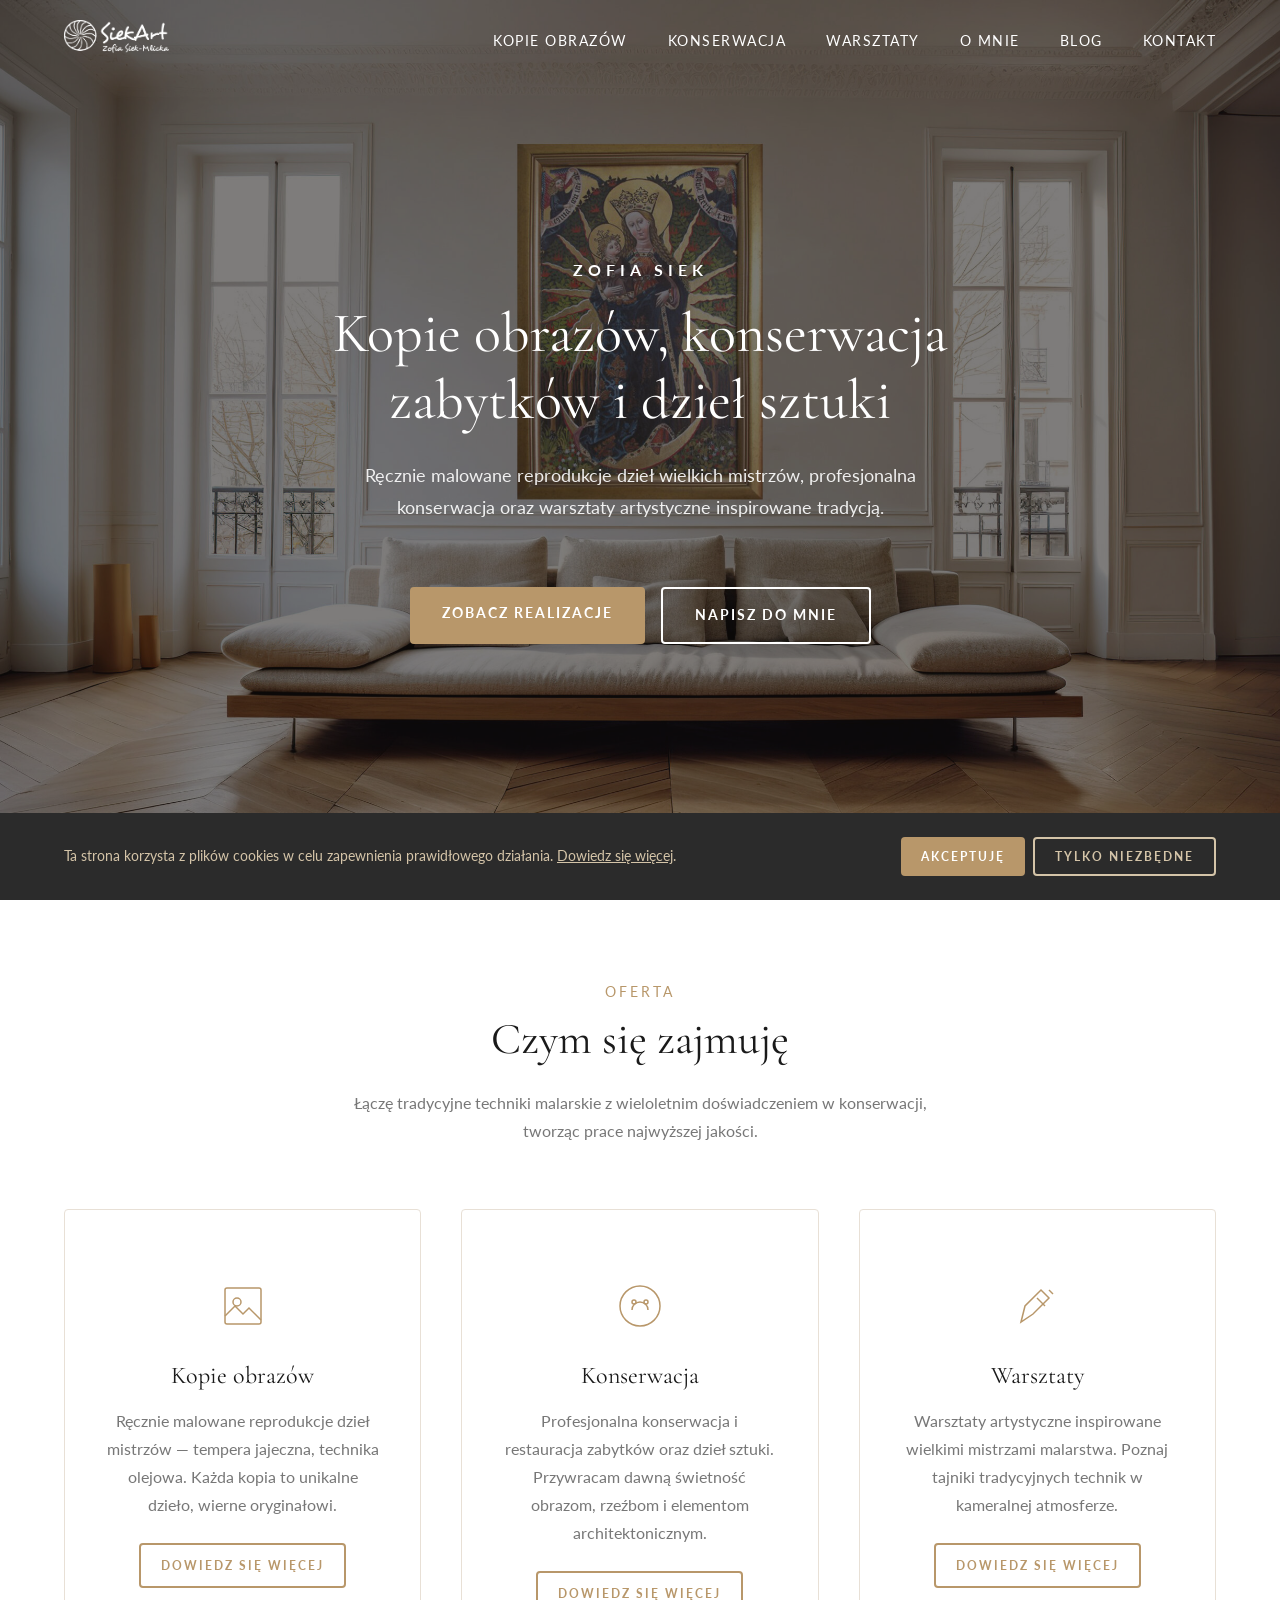
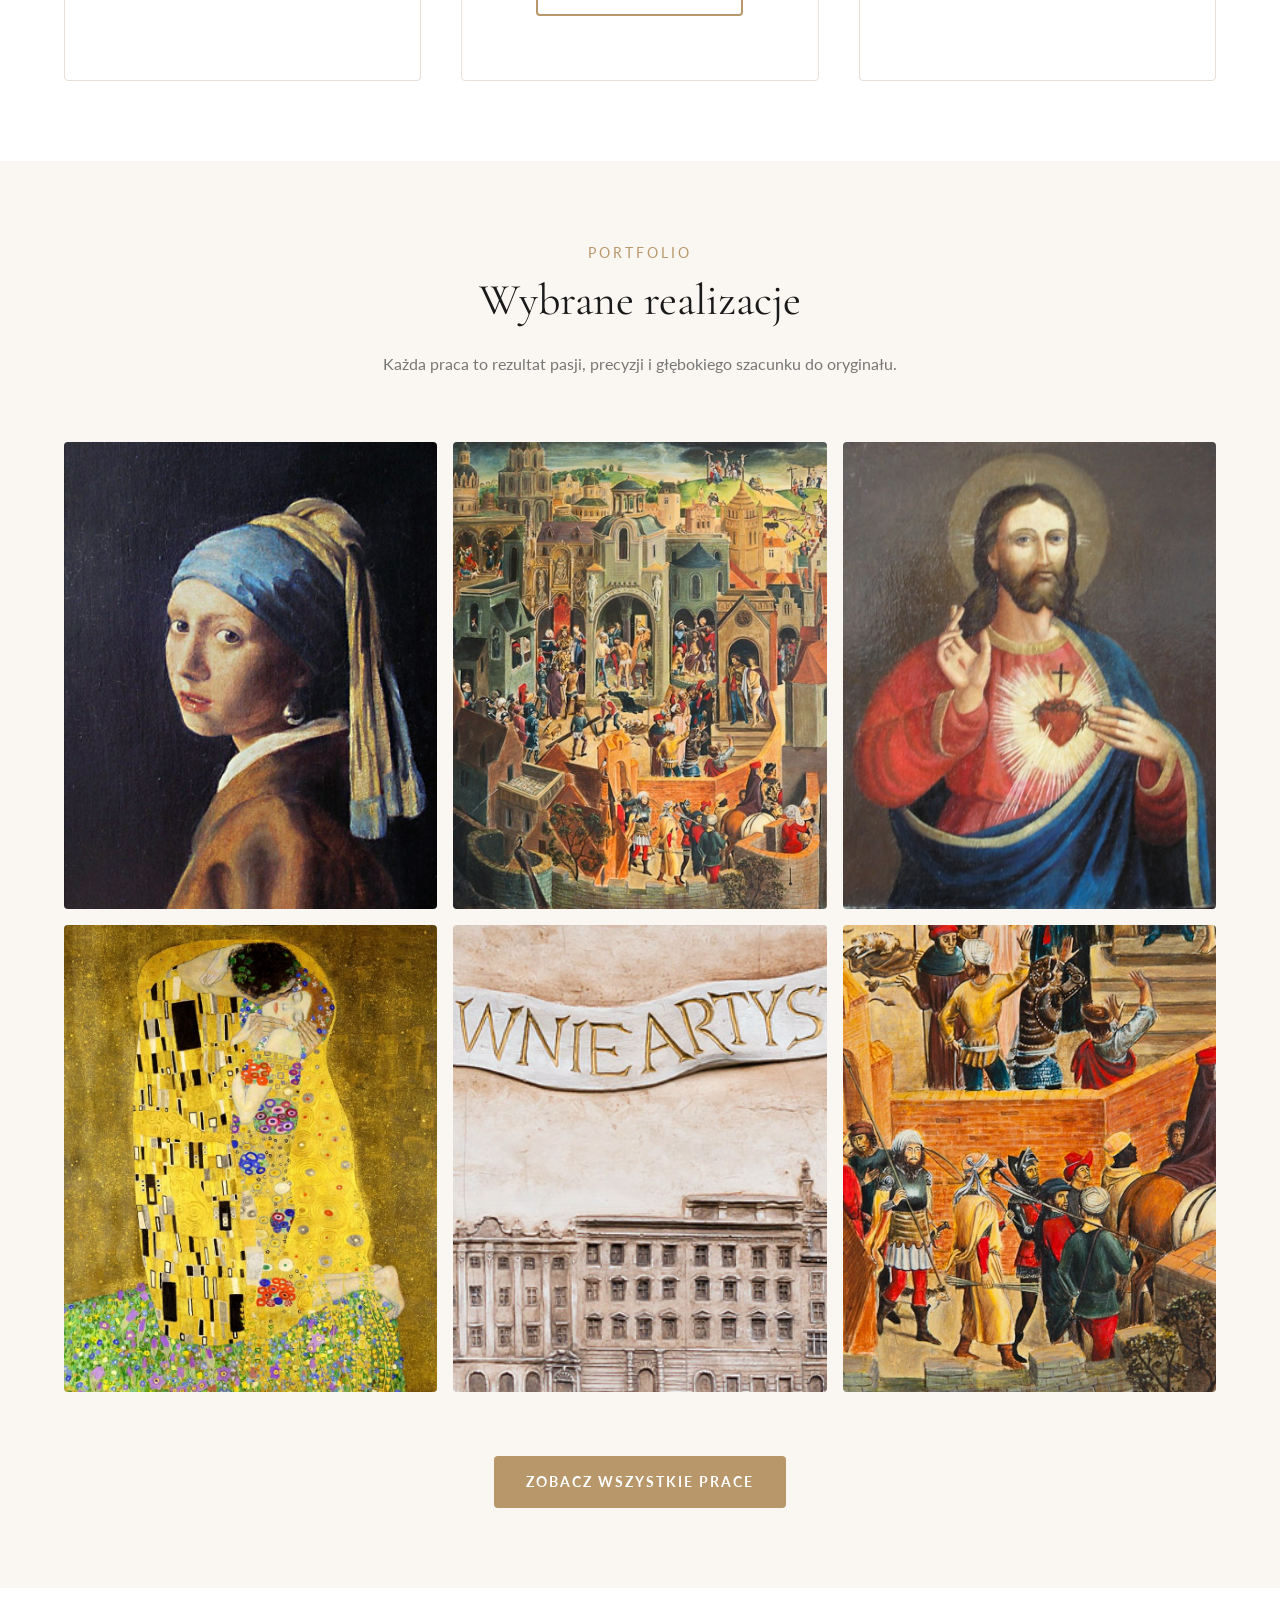
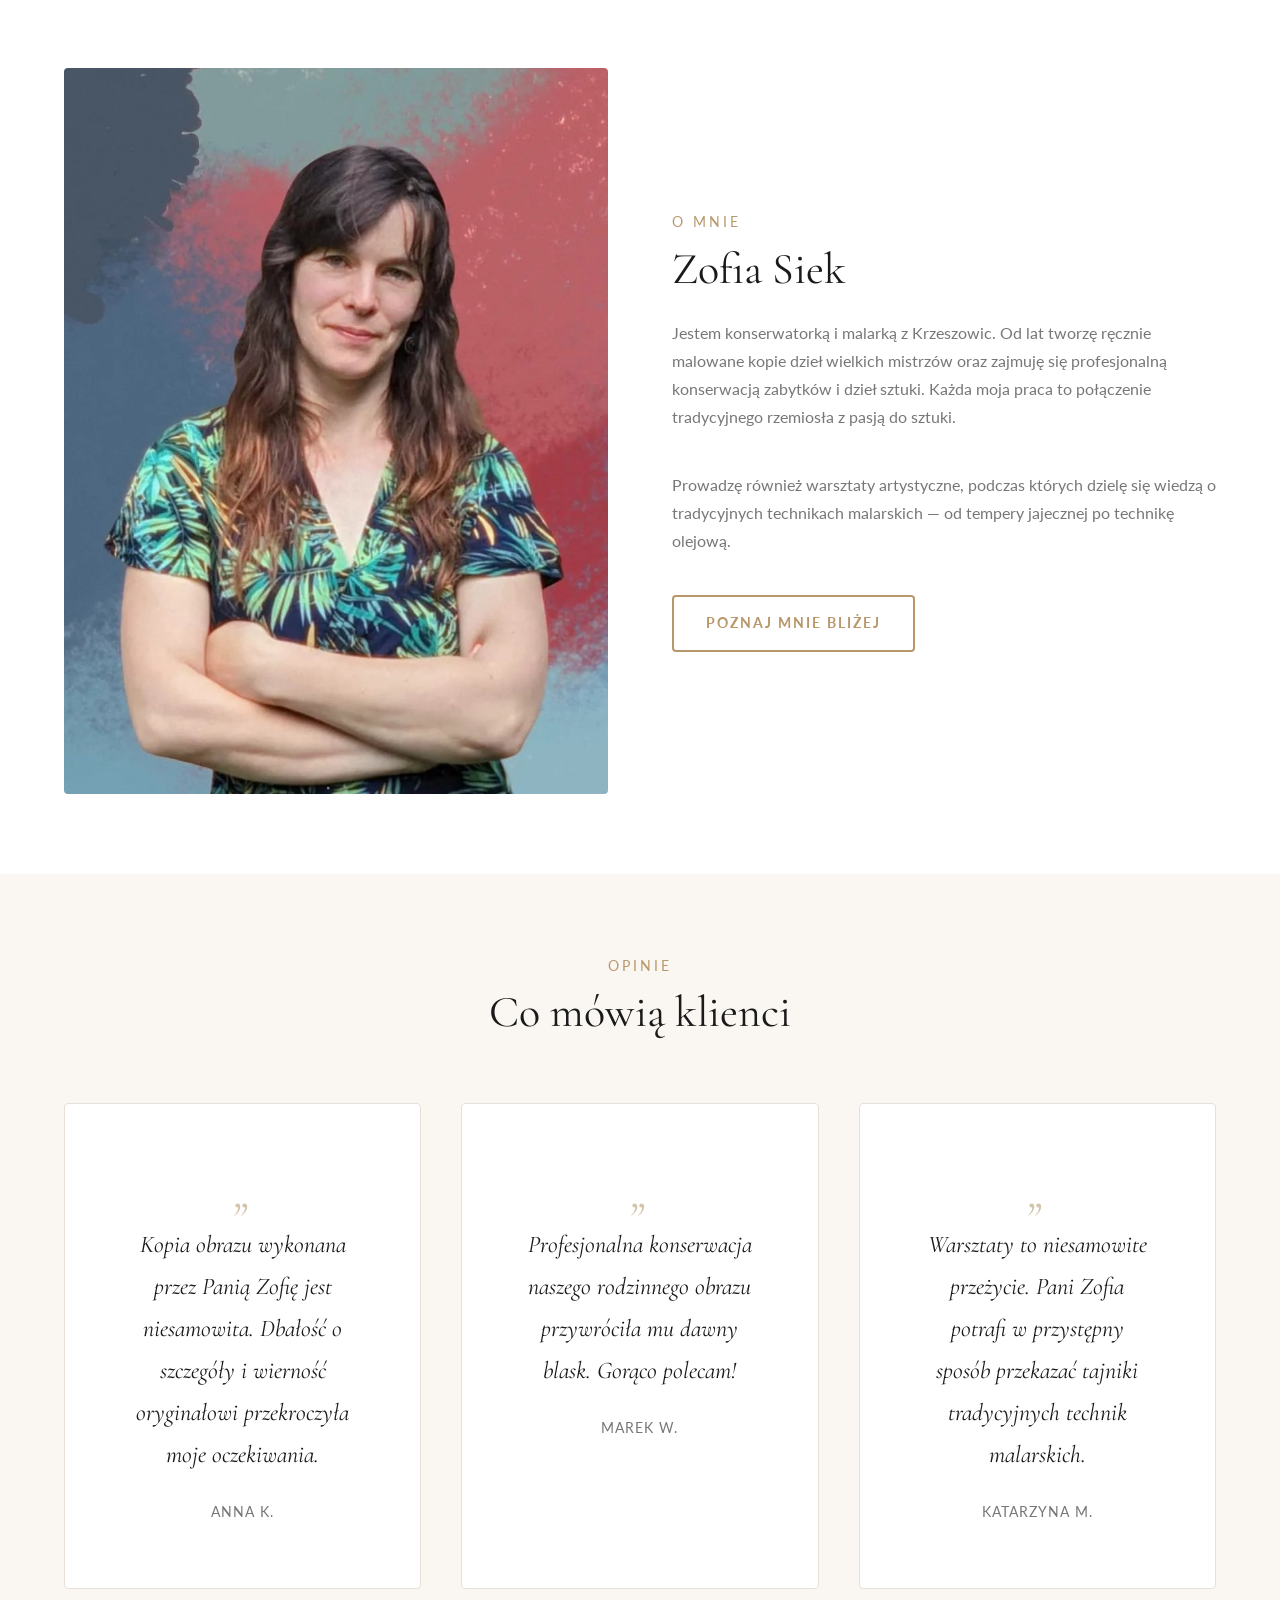
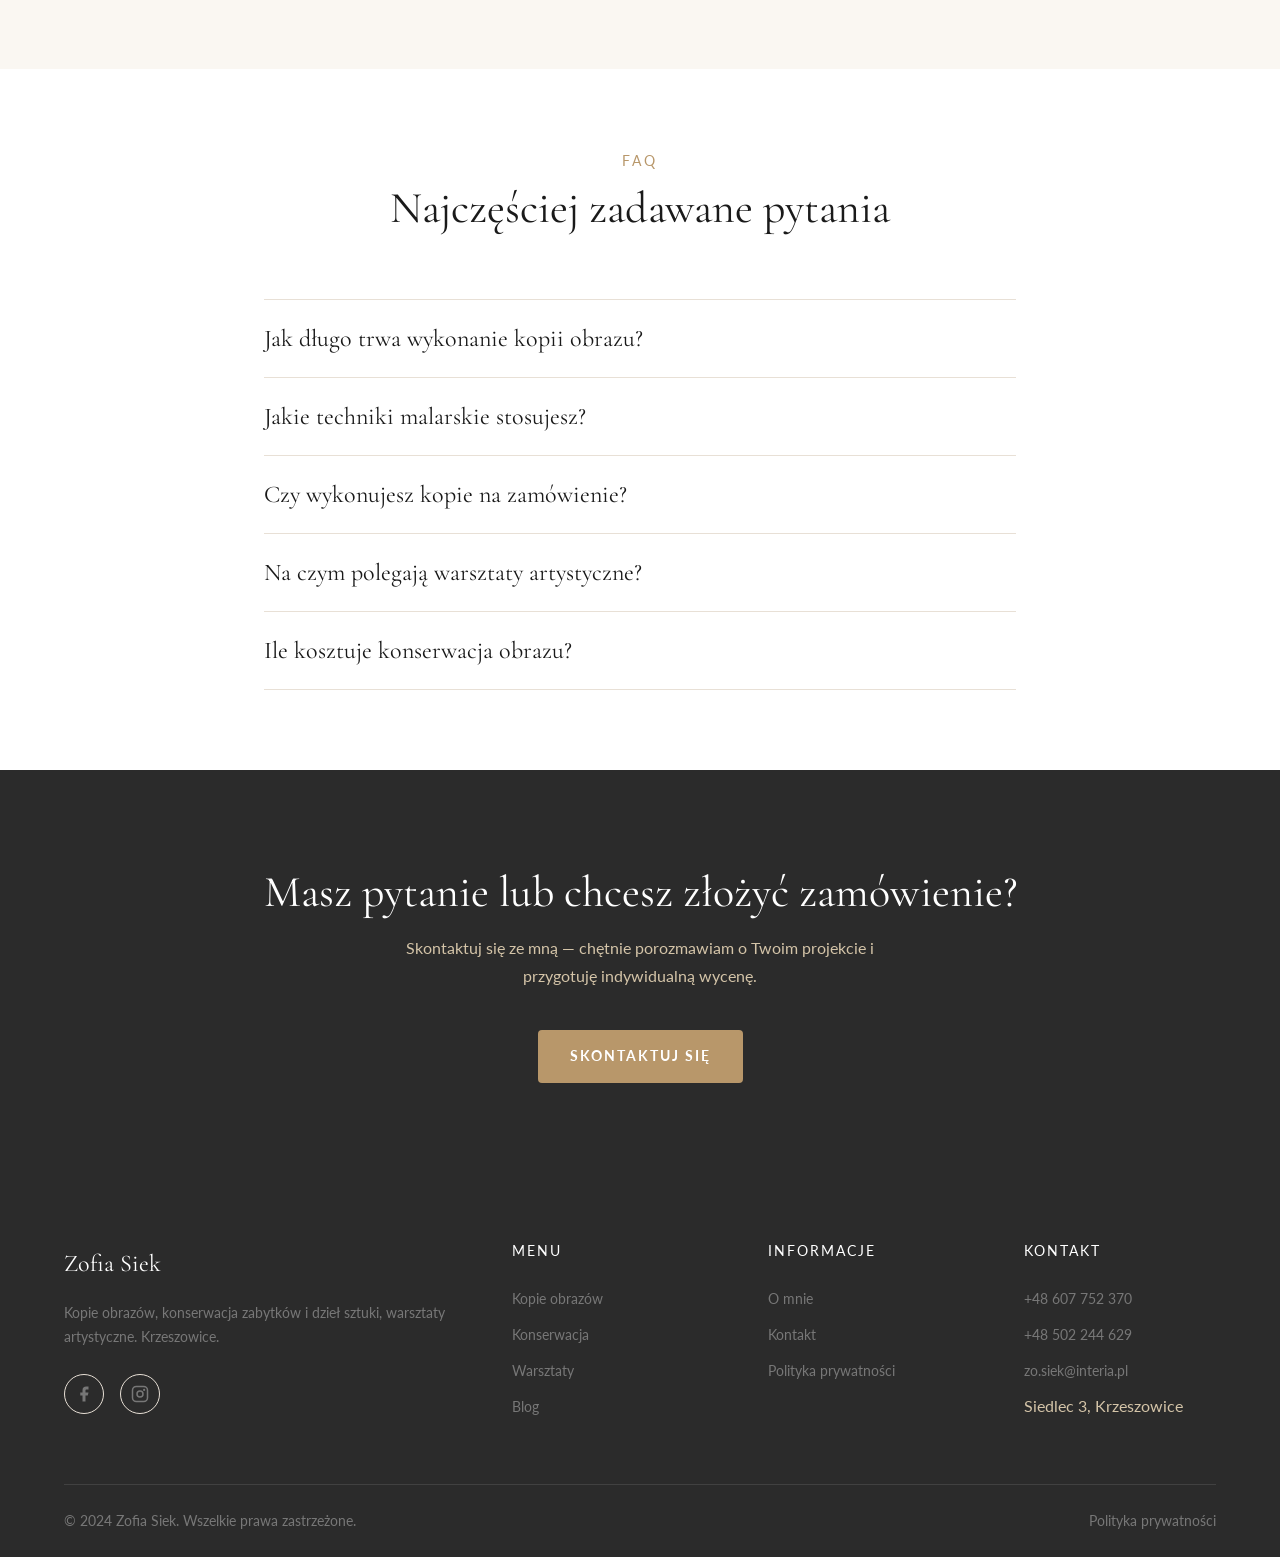
<file: index.html>
<!DOCTYPE html>
<html lang="pl">
<head>
  <meta charset="UTF-8">
  <meta name="viewport" content="width=device-width, initial-scale=1.0">
  <title>Zofia Siek — Kopie obrazów, konserwacja zabytków i dzieł sztuki</title>
  <meta name="description" content="Ręcznie malowane kopie obrazów, profesjonalna konserwacja zabytków i dzieł sztuki oraz warsztaty artystyczne. Zofia Siek — Krzeszowice.">
  <meta name="keywords" content="kopie obrazów, konserwacja zabytków, konserwacja dzieł sztuki, warsztaty artystyczne, malarstwo, tempera, Krzeszowice">
  <meta name="author" content="Zofia Siek">
  <meta name="robots" content="index, follow">
  <link rel="canonical" href="https://zofiasiek.pl/">

  <!-- Open Graph -->
  <meta property="og:type" content="website">
  <meta property="og:title" content="Zofia Siek — Kopie obrazów, konserwacja zabytków i dzieł sztuki">
  <meta property="og:description" content="Ręcznie malowane kopie obrazów, profesjonalna konserwacja zabytków i dzieł sztuki oraz warsztaty artystyczne.">
  <meta property="og:url" content="https://zofiasiek.pl/">
  <meta property="og:locale" content="pl_PL">
  <meta property="og:site_name" content="Zofia Siek">

  <!-- Fonts -->
  <link rel="preconnect" href="https://fonts.googleapis.com">
  <link rel="preconnect" href="https://fonts.gstatic.com" crossorigin>
  <link href="https://fonts.googleapis.com/css2?family=Cormorant+Garamond:ital,wght@0,400;0,500;0,600;1,400&family=Lato:wght@300;400;700&display=swap" rel="stylesheet">

  <link rel="icon" type="image/svg+xml" href="img/favicon.svg">
  <link rel="stylesheet" href="css/style.css">

  <!-- Structured Data -->
  <script type="application/ld+json">
  {
    "@context": "https://schema.org",
    "@type": "LocalBusiness",
    "name": "Zofia Siek — Kopie obrazów i konserwacja",
    "description": "Ręcznie malowane kopie obrazów, konserwacja zabytków i dzieł sztuki, warsztaty artystyczne",
    "url": "https://zofiasiek.pl",
    "telephone": "+48607752370",
    "email": "zo.siek@interia.pl",
    "address": {
      "@type": "PostalAddress",
      "streetAddress": "Siedlec 3",
      "addressLocality": "Krzeszowice",
      "addressCountry": "PL"
    },
    "sameAs": [
      "https://pl-pl.facebook.com/Zofia.siekart",
      "https://www.instagram.com/zofia.siekart/"
    ]
  }
  </script>
</head>
<body>

  <!-- Header -->
  <header class="header header--transparent">
    <div class="header__inner">
      <a href="index.html" class="header__logo"><img src="img/logo.png" alt="Zofia Siek"></a>
      <nav>
        <button class="nav__toggle" aria-label="Otwórz menu nawigacji">
          <span></span><span></span><span></span>
        </button>
        <ul class="nav__list">
          <li><a href="kopie-obrazow.html" class="nav__link">Kopie obrazów</a></li>
          <li><a href="konserwacja.html" class="nav__link">Konserwacja</a></li>
          <li><a href="warsztaty.html" class="nav__link">Warsztaty</a></li>
          <li><a href="o-mnie.html" class="nav__link">O mnie</a></li>
          <li><a href="blog.html" class="nav__link">Blog</a></li>
          <li><a href="kontakt.html" class="nav__link">Kontakt</a></li>
                  <li class="nav__footer">
            <div class="nav__footer-contact">
              <a href="tel:+48607752370">+48 607 752 370</a>
              <a href="mailto:zo.siek@interia.pl">zo.siek@interia.pl</a>
            </div>
            <div class="social-links">
              <a href="https://pl-pl.facebook.com/Zofia.siekart" target="_blank" rel="noopener noreferrer" aria-label="Facebook"><svg viewBox="0 0 24 24"><path d="M18 2h-3a5 5 0 00-5 5v3H7v4h3v8h4v-8h3l1-4h-4V7a1 1 0 011-1h3z"/></svg></a>
              <a href="https://www.instagram.com/zofia.siekart/" target="_blank" rel="noopener noreferrer" aria-label="Instagram"><svg viewBox="0 0 24 24"><rect x="2" y="2" width="20" height="20" rx="5" ry="5" fill="none" stroke="currentColor" stroke-width="2"/><circle cx="12" cy="12" r="4" fill="none" stroke="currentColor" stroke-width="2"/><circle cx="17.5" cy="6.5" r="1.5"/></svg></a>
            </div>
          </li>
        </ul>
      </nav>
    </div>
  </header>
  <div class="mobile-nav-overlay"></div>

  <!-- Hero -->
  <section class="hero">
    <div class="hero__bg" style="background-image: url('img/hero-kopie.jpg');"></div>
    <div class="hero__content">
      <p class="hero__subtitle">Zofia Siek</p>
      <h1 class="hero__title">Kopie obrazów, konserwacja zabytków i&nbsp;dzieł sztuki</h1>
      <p class="hero__description">Ręcznie malowane reprodukcje dzieł wielkich mistrzów, profesjonalna konserwacja oraz warsztaty artystyczne inspirowane tradycją.</p>
      <div class="hero__actions">
        <a href="kopie-obrazow.html" class="btn btn--primary">Zobacz realizacje</a>
        <a href="kontakt.html" class="btn btn--white">Napisz do mnie</a>
      </div>
    </div>
  </section>

  <!-- Services -->
  <section class="section text-center">
    <div class="container">
      <p class="section-subtitle reveal">Oferta</p>
      <h2 class="section-title reveal">Czym się zajmuję</h2>
      <p class="section-description reveal">Łączę tradycyjne techniki malarskie z wieloletnim doświadczeniem w konserwacji, tworząc prace najwyższej jakości.</p>

      <div class="grid grid--3">
        <!-- Kopie -->
        <div class="service-card reveal">
          <div class="service-card__icon">
            <svg viewBox="0 0 48 48"><rect x="6" y="6" width="36" height="36" rx="2"/><circle cx="18" cy="20" r="4"/><path d="M6 34l10-10 8 8 6-6 12 12"/></svg>
          </div>
          <h3 class="service-card__title">Kopie obrazów</h3>
          <p class="service-card__text">Ręcznie malowane reprodukcje dzieł mistrzów — tempera jajeczna, technika olejowa. Każda kopia to unikalne dzieło, wierne oryginałowi.</p>
          <a href="kopie-obrazow.html" class="btn btn--outline btn--small">Dowiedz się więcej</a>
        </div>

        <!-- Konserwacja -->
        <div class="service-card reveal">
          <div class="service-card__icon">
            <svg viewBox="0 0 48 48"><path d="M24 4C12.95 4 4 12.95 4 24s8.95 20 20 20 20-8.95 20-20S35.05 4 24 4z"/><path d="M16 28c0-4.42 3.58-8 8-8s8 3.58 8 8"/><circle cx="18" cy="20" r="2"/><circle cx="30" cy="20" r="2"/></svg>
          </div>
          <h3 class="service-card__title">Konserwacja</h3>
          <p class="service-card__text">Profesjonalna konserwacja i restauracja zabytków oraz dzieł sztuki. Przywracam dawną świetność obrazom, rzeźbom i elementom architektonicznym.</p>
          <a href="konserwacja.html" class="btn btn--outline btn--small">Dowiedz się więcej</a>
        </div>

        <!-- Warsztaty -->
        <div class="service-card reveal">
          <div class="service-card__icon">
            <svg viewBox="0 0 48 48"><path d="M8 40l4-16L28 8l8 8-16 16z"/><path d="M24 16l8 8"/><path d="M36 8l4 4"/></svg>
          </div>
          <h3 class="service-card__title">Warsztaty</h3>
          <p class="service-card__text">Warsztaty artystyczne inspirowane wielkimi mistrzami malarstwa. Poznaj tajniki tradycyjnych technik w kameralnej atmosferze.</p>
          <a href="warsztaty.html" class="btn btn--outline btn--small">Dowiedz się więcej</a>
        </div>
      </div>
    </div>
  </section>

  <!-- Gallery Preview -->
  <section class="section section--warm text-center">
    <div class="container">
      <p class="section-subtitle reveal">Portfolio</p>
      <h2 class="section-title reveal">Wybrane realizacje</h2>
      <p class="section-description reveal">Każda praca to rezultat pasji, precyzji i głębokiego szacunku do oryginału.</p>

      <div class="gallery-grid reveal">
        <div class="gallery-item">
          <img src="img/galeria-vermeer.jpg" alt="Kopia obrazu Vermeer — Dziewczyna z perłą" loading="lazy">
          <div class="gallery-item__overlay">
            <span class="gallery-item__title">Dziewczyna z perłą</span>
            <span class="gallery-item__meta">Kopia wg Vermeera — technika olejowa</span>
          </div>
        </div>
        <div class="gallery-item">
          <img src="img/galeria-memling-1.jpg" alt="Kopia obrazu Memlinga — detal" loading="lazy">
          <div class="gallery-item__overlay">
            <span class="gallery-item__title">Pasja wg Memlinga</span>
            <span class="gallery-item__meta">Kopia — technika olejowa</span>
          </div>
        </div>
        <div class="gallery-item">
          <img src="img/konserwacja-serce-po.jpg" alt="Obraz Najświętsze Serce Jezusa po konserwacji" loading="lazy">
          <div class="gallery-item__overlay">
            <span class="gallery-item__title">Najświętsze Serce Jezusa</span>
            <span class="gallery-item__meta">Konserwacja — obraz olejny</span>
          </div>
        </div>
        <div class="gallery-item">
          <img src="img/galeria-klimt.jpg" alt="Kopia obrazu Klimta — Pocałunek" loading="lazy">
          <div class="gallery-item__overlay">
            <span class="gallery-item__title">Pocałunek wg Klimta</span>
            <span class="gallery-item__meta">Kopia — technika olejowa</span>
          </div>
        </div>
        <div class="gallery-item">
          <img src="img/realizacje-ikona.jpg" alt="Ręcznie pisana ikona" loading="lazy">
          <div class="gallery-item__overlay">
            <span class="gallery-item__title">Ikona</span>
            <span class="gallery-item__meta">Tempera na desce</span>
          </div>
        </div>
        <div class="gallery-item">
          <img src="img/galeria-memling-2.jpg" alt="Kopia obrazu Memlinga — fragment Pasji" loading="lazy">
          <div class="gallery-item__overlay">
            <span class="gallery-item__title">Pasja — fragment</span>
            <span class="gallery-item__meta">Kopia wg Memlinga — technika olejowa</span>
          </div>
        </div>
      </div>

      <div style="margin-top: var(--space-xl);">
        <a href="kopie-obrazow.html" class="btn btn--primary reveal">Zobacz wszystkie prace</a>
      </div>
    </div>
  </section>

  <!-- About Teaser -->
  <section class="section">
    <div class="container">
      <div class="about-teaser">
        <div class="about-teaser__image reveal">
          <img src="img/zofia-siek.jpg" alt="Zofia Siek — konserwatorka i malarka">
        </div>
        <div class="reveal">
          <p class="about-teaser__subtitle">O mnie</p>
          <h2 class="about-teaser__title">Zofia Siek</h2>
          <p class="about-teaser__text">
            Jestem konserwatorką i malarką z Krzeszowic. Od lat tworzę ręcznie malowane kopie dzieł wielkich mistrzów oraz zajmuję się profesjonalną konserwacją zabytków i dzieł sztuki. Każda moja praca to połączenie tradycyjnego rzemiosła z pasją do sztuki.
          </p>
          <p class="about-teaser__text">
            Prowadzę również warsztaty artystyczne, podczas których dzielę się wiedzą o tradycyjnych technikach malarskich — od tempery jajecznej po technikę olejową.
          </p>
          <a href="o-mnie.html" class="btn btn--outline">Poznaj mnie bliżej</a>
        </div>
      </div>
    </div>
  </section>

  <!-- Testimonials -->
  <section class="section section--warm text-center">
    <div class="container">
      <p class="section-subtitle reveal">Opinie</p>
      <h2 class="section-title reveal">Co mówią klienci</h2>

      <div class="grid grid--3" style="margin-top: var(--space-xl);">
        <div class="testimonial-card reveal">
          <div class="testimonial-card__quote">
            Kopia obrazu wykonana przez Panią Zofię jest niesamowita. Dbałość o szczegóły i wierność oryginałowi przekroczyła moje oczekiwania.
          </div>
          <p class="testimonial-card__author">Anna K.</p>
        </div>
        <div class="testimonial-card reveal">
          <div class="testimonial-card__quote">
            Profesjonalna konserwacja naszego rodzinnego obrazu przywróciła mu dawny blask. Gorąco polecam!
          </div>
          <p class="testimonial-card__author">Marek W.</p>
        </div>
        <div class="testimonial-card reveal">
          <div class="testimonial-card__quote">
            Warsztaty to niesamowite przeżycie. Pani Zofia potrafi w przystępny sposób przekazać tajniki tradycyjnych technik malarskich.
          </div>
          <p class="testimonial-card__author">Katarzyna M.</p>
        </div>
      </div>
    </div>
  </section>

  <!-- FAQ -->
  <section class="section">
    <div class="container container--narrow">
      <div class="text-center">
        <p class="section-subtitle reveal">FAQ</p>
        <h2 class="section-title reveal">Najczęściej zadawane pytania</h2>
      </div>

      <div class="faq-list" style="margin-top: var(--space-xl);">
        <div class="faq-item reveal">
          <button class="faq-item__question">
            Jak długo trwa wykonanie kopii obrazu?
            <svg class="faq-item__icon" viewBox="0 0 24 24"><line x1="12" y1="5" x2="12" y2="19"/><line x1="5" y1="12" x2="19" y2="12"/></svg>
          </button>
          <div class="faq-item__answer">
            <p>Czas realizacji zależy od rozmiaru i stopnia skomplikowania dzieła. Proste kopie mogą powstać w ciągu 2–4 tygodni, natomiast bardziej złożone prace mogą wymagać 2–3 miesięcy. Każde zlecenie wyceniam indywidualnie.</p>
          </div>
        </div>

        <div class="faq-item reveal">
          <button class="faq-item__question">
            Jakie techniki malarskie stosujesz?
            <svg class="faq-item__icon" viewBox="0 0 24 24"><line x1="12" y1="5" x2="12" y2="19"/><line x1="5" y1="12" x2="19" y2="12"/></svg>
          </button>
          <div class="faq-item__answer">
            <p>Pracuję głównie w technice tempery jajecznej oraz w technice olejowej. Dobór techniki zależy od oryginału — staram się jak najwierniej oddać charakter pierwowzoru.</p>
          </div>
        </div>

        <div class="faq-item reveal">
          <button class="faq-item__question">
            Czy wykonujesz kopie na zamówienie?
            <svg class="faq-item__icon" viewBox="0 0 24 24"><line x1="12" y1="5" x2="12" y2="19"/><line x1="5" y1="12" x2="19" y2="12"/></svg>
          </button>
          <div class="faq-item__answer">
            <p>Tak, realizuję indywidualne zamówienia. Wystarczy skontaktować się ze mną z opisem lub zdjęciem oryginału, a przygotuję wycenę i termin realizacji.</p>
          </div>
        </div>

        <div class="faq-item reveal">
          <button class="faq-item__question">
            Na czym polegają warsztaty artystyczne?
            <svg class="faq-item__icon" viewBox="0 0 24 24"><line x1="12" y1="5" x2="12" y2="19"/><line x1="5" y1="12" x2="19" y2="12"/></svg>
          </button>
          <div class="faq-item__answer">
            <p>Warsztaty obejmują naukę tradycyjnych technik malarskich — od przygotowania podłoża, przez mieszanie pigmentów, po samo malowanie. Zajęcia prowadzę w kameralnych grupach, co pozwala na indywidualne podejście do każdego uczestnika.</p>
          </div>
        </div>

        <div class="faq-item reveal">
          <button class="faq-item__question">
            Ile kosztuje konserwacja obrazu?
            <svg class="faq-item__icon" viewBox="0 0 24 24"><line x1="12" y1="5" x2="12" y2="19"/><line x1="5" y1="12" x2="19" y2="12"/></svg>
          </button>
          <div class="faq-item__answer">
            <p>Koszt konserwacji zależy od stanu obiektu, jego rozmiaru i zakresu prac. Po wstępnych oględzinach przygotowuję szczegółową wycenę. Zapraszam do kontaktu w celu umówienia konsultacji.</p>
          </div>
        </div>
      </div>
    </div>
  </section>

  <!-- CTA -->
  <section class="section section--dark cta">
    <div class="container">
      <h2 class="cta__title reveal">Masz pytanie lub chcesz złożyć zamówienie?</h2>
      <p class="cta__text reveal">Skontaktuj się ze mną — chętnie porozmawiam o Twoim projekcie i przygotuję indywidualną wycenę.</p>
      <a href="kontakt.html" class="btn btn--primary reveal">Skontaktuj się</a>
    </div>
  </section>

  <!-- Footer -->
  <footer class="footer">
    <div class="container">
      <div class="footer__grid">
        <div>
          <div class="footer__brand">Zofia Siek</div>
          <p class="footer__description">Kopie obrazów, konserwacja zabytków i dzieł sztuki, warsztaty artystyczne. Krzeszowice.</p>
          <div class="social-links">
            <a href="https://pl-pl.facebook.com/Zofia.siekart" target="_blank" rel="noopener noreferrer" aria-label="Facebook">
              <svg viewBox="0 0 24 24"><path d="M18 2h-3a5 5 0 00-5 5v3H7v4h3v8h4v-8h3l1-4h-4V7a1 1 0 011-1h3z"/></svg>
            </a>
            <a href="https://www.instagram.com/zofia.siekart/" target="_blank" rel="noopener noreferrer" aria-label="Instagram">
              <svg viewBox="0 0 24 24"><rect x="2" y="2" width="20" height="20" rx="5" ry="5" fill="none" stroke="currentColor" stroke-width="2"/><circle cx="12" cy="12" r="4" fill="none" stroke="currentColor" stroke-width="2"/><circle cx="17.5" cy="6.5" r="1.5"/></svg>
            </a>
          </div>
        </div>
        <div>
          <h4 class="footer__heading">Menu</h4>
          <ul class="footer__links">
            <li><a href="kopie-obrazow.html">Kopie obrazów</a></li>
            <li><a href="konserwacja.html">Konserwacja</a></li>
            <li><a href="warsztaty.html">Warsztaty</a></li>
            <li><a href="blog.html">Blog</a></li>
          </ul>
        </div>
        <div>
          <h4 class="footer__heading">Informacje</h4>
          <ul class="footer__links">
            <li><a href="o-mnie.html">O mnie</a></li>
            <li><a href="kontakt.html">Kontakt</a></li>
            <li><a href="polityka-prywatnosci.html">Polityka prywatności</a></li>
          </ul>
        </div>
        <div>
          <h4 class="footer__heading">Kontakt</h4>
          <ul class="footer__links">
            <li><a href="tel:+48607752370">+48 607 752 370</a></li>
            <li><a href="tel:+48502244629">+48 502 244 629</a></li>
            <li><a href="mailto:zo.siek@interia.pl">zo.siek@interia.pl</a></li>
            <li>Siedlec 3, Krzeszowice</li>
          </ul>
        </div>
      </div>
      <div class="footer__bottom">
        <span>&copy; 2024 Zofia Siek. Wszelkie prawa zastrzeżone.</span>
        <a href="polityka-prywatnosci.html">Polityka prywatności</a>
      </div>
    </div>
  </footer>

  <!-- Cookie Consent -->
  <div class="cookie-banner" role="dialog" aria-label="Informacja o plikach cookies">
    <div class="cookie-banner__inner">
      <p class="cookie-banner__text">Ta strona korzysta z plików cookies w celu zapewnienia prawidłowego działania. <a href="polityka-prywatnosci.html">Dowiedz się więcej</a>.</p>
      <div class="cookie-banner__actions">
        <button class="btn btn--primary btn--small" data-accept>Akceptuję</button>
        <button class="btn btn--outline btn--small" data-reject style="border-color: var(--color-footer-text); color: var(--color-footer-text);">Tylko niezbędne</button>
      </div>
    </div>
  </div>

  <!-- Mobile Phone CTA -->
  <a href="tel:+48607752370" class="mobile-cta" aria-label="Zadzwoń">
    <svg viewBox="0 0 24 24"><path d="M22 16.92v3a2 2 0 01-2.18 2 19.79 19.79 0 01-8.63-3.07 19.5 19.5 0 01-6-6 19.79 19.79 0 01-3.07-8.67A2 2 0 014.11 2h3a2 2 0 012 1.72 12.84 12.84 0 00.7 2.81 2 2 0 01-.45 2.11L8.09 9.91a16 16 0 006 6l1.27-1.27a2 2 0 012.11-.45 12.84 12.84 0 002.81.7A2 2 0 0122 16.92z"/></svg>
  </a>

  <!-- Scroll to Top -->
  <button class="scroll-top" aria-label="Wróć na górę">
    <svg viewBox="0 0 24 24"><polyline points="18 15 12 9 6 15"/></svg>
  </button>

  <script src="js/main.js"></script>
</body>
</html>
</file>
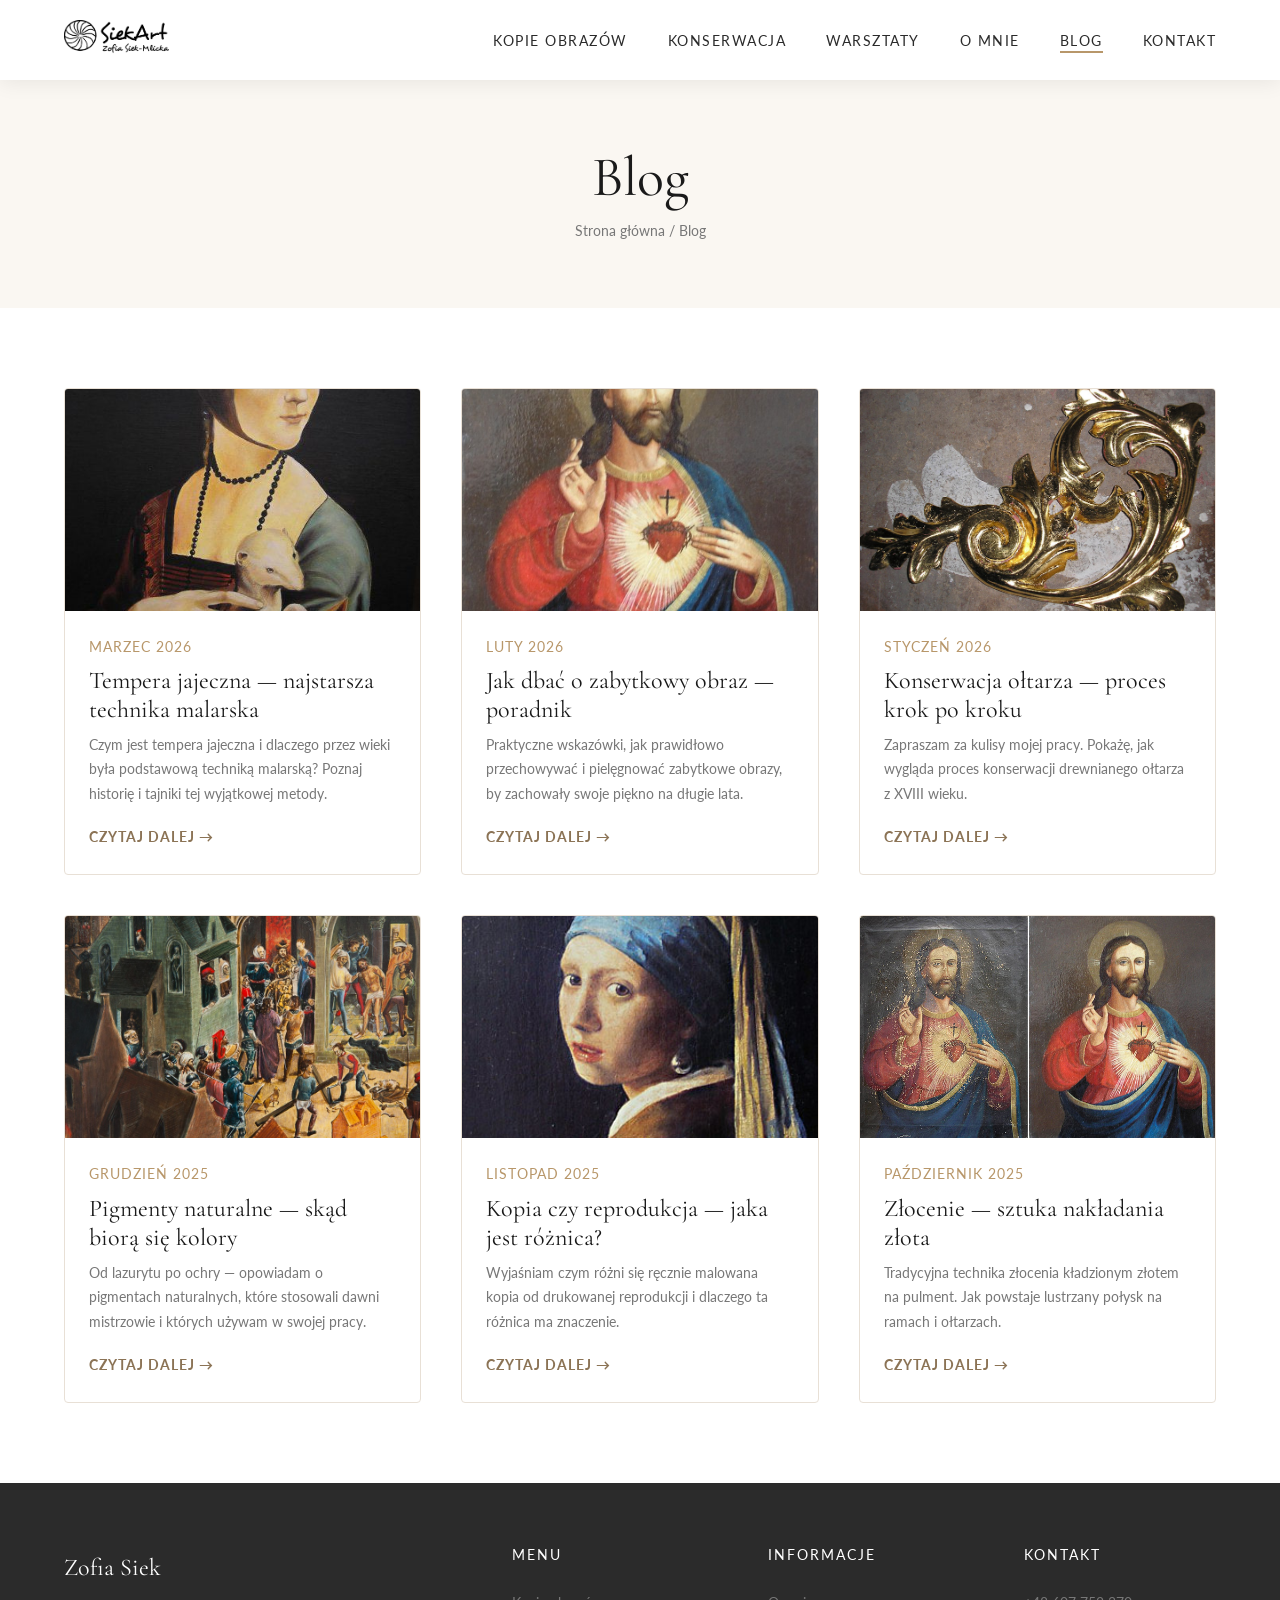
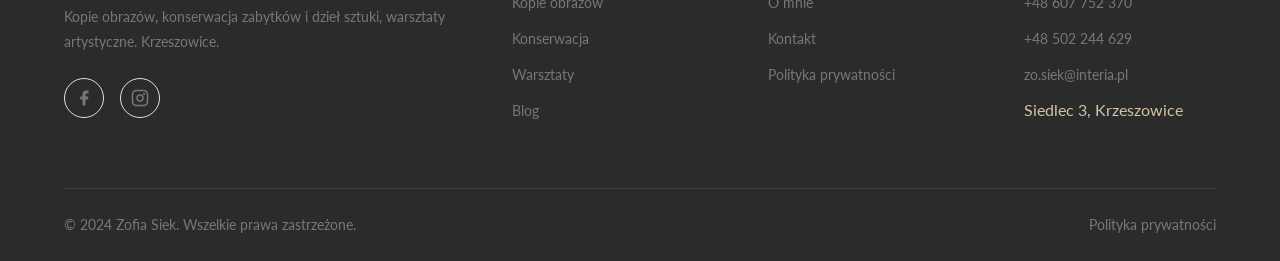
<file: blog.html>
<!DOCTYPE html>
<html lang="pl">
<head>
  <meta charset="UTF-8">
  <meta name="viewport" content="width=device-width, initial-scale=1.0">
  <title>Blog — Zofia Siek</title>
  <meta name="description" content="Artykuły o sztuce, konserwacji zabytków, technikach malarskich i inspiracjach artystycznych — Zofia Siek.">
  <meta name="robots" content="index, follow">
  <link rel="canonical" href="https://zofiasiek.pl/blog.html">

  <meta property="og:type" content="website">
  <meta property="og:title" content="Blog — Zofia Siek">
  <meta property="og:description" content="Artykuły o sztuce, konserwacji zabytków i technikach malarskich.">
  <meta property="og:url" content="https://zofiasiek.pl/blog.html">
  <meta property="og:locale" content="pl_PL">

  <link rel="preconnect" href="https://fonts.googleapis.com">
  <link rel="preconnect" href="https://fonts.gstatic.com" crossorigin>
  <link href="https://fonts.googleapis.com/css2?family=Cormorant+Garamond:ital,wght@0,400;0,500;0,600;1,400&family=Lato:wght@300;400;700&display=swap" rel="stylesheet">
  <link rel="icon" type="image/svg+xml" href="img/favicon.svg">
  <link rel="stylesheet" href="css/style.css">

  <script type="application/ld+json">
  {
    "@context": "https://schema.org",
    "@type": "Blog",
    "name": "Blog — Zofia Siek",
    "url": "https://zofiasiek.pl/blog.html",
    "description": "Artykuły o sztuce, konserwacji zabytków i technikach malarskich",
    "author": {
      "@type": "Person",
      "name": "Zofia Siek"
    }
  }
  </script>
</head>
<body>

  <header class="header header--solid">
    <div class="header__inner">
      <a href="index.html" class="header__logo"><img src="img/logo.png" alt="Zofia Siek"></a>
      <nav>
        <button class="nav__toggle" aria-label="Otwórz menu nawigacji"><span></span><span></span><span></span></button>
        <ul class="nav__list">
          <li><a href="kopie-obrazow.html" class="nav__link">Kopie obrazów</a></li>
          <li><a href="konserwacja.html" class="nav__link">Konserwacja</a></li>
          <li><a href="warsztaty.html" class="nav__link">Warsztaty</a></li>
          <li><a href="o-mnie.html" class="nav__link">O mnie</a></li>
          <li><a href="blog.html" class="nav__link nav__link--active">Blog</a></li>
          <li><a href="kontakt.html" class="nav__link">Kontakt</a></li>
                  <li class="nav__footer">
            <div class="nav__footer-contact">
              <a href="tel:+48607752370">+48 607 752 370</a>
              <a href="mailto:zo.siek@interia.pl">zo.siek@interia.pl</a>
            </div>
            <div class="social-links">
              <a href="https://pl-pl.facebook.com/Zofia.siekart" target="_blank" rel="noopener noreferrer" aria-label="Facebook"><svg viewBox="0 0 24 24"><path d="M18 2h-3a5 5 0 00-5 5v3H7v4h3v8h4v-8h3l1-4h-4V7a1 1 0 011-1h3z"/></svg></a>
              <a href="https://www.instagram.com/zofia.siekart/" target="_blank" rel="noopener noreferrer" aria-label="Instagram"><svg viewBox="0 0 24 24"><rect x="2" y="2" width="20" height="20" rx="5" ry="5" fill="none" stroke="currentColor" stroke-width="2"/><circle cx="12" cy="12" r="4" fill="none" stroke="currentColor" stroke-width="2"/><circle cx="17.5" cy="6.5" r="1.5"/></svg></a>
            </div>
          </li>
        </ul>
      </nav>
    </div>
  </header>
  <div class="mobile-nav-overlay"></div>

  <section class="page-header">
    <div class="container">
      <h1 class="page-header__title">Blog</h1>
      <p class="page-header__breadcrumb"><a href="index.html">Strona główna</a> / Blog</p>
    </div>
  </section>

  <section class="section">
    <div class="container">
      <div class="grid grid--3">
        <article class="blog-card reveal">
          <div class="blog-card__image">
            <img src="img/galeria-kopia-1.jpg" alt="Tempera jajeczna" loading="lazy">
          </div>
          <div class="blog-card__body">
            <p class="blog-card__date">Marzec 2026</p>
            <h2 class="blog-card__title"><a href="blog/tempera-jajeczna.html">Tempera jajeczna — najstarsza technika malarska</a></h2>
            <p class="blog-card__excerpt">Czym jest tempera jajeczna i dlaczego przez wieki była podstawową techniką malarską? Poznaj historię i tajniki tej wyjątkowej metody.</p>
            <a href="blog/tempera-jajeczna.html" class="blog-card__link">Czytaj dalej &rarr;</a>
          </div>
        </article>

        <article class="blog-card reveal">
          <div class="blog-card__image">
            <img src="img/konserwacja-serce-po.jpg" alt="Zabytkowy obraz po konserwacji" loading="lazy">
          </div>
          <div class="blog-card__body">
            <p class="blog-card__date">Luty 2026</p>
            <h2 class="blog-card__title"><a href="blog/jak-dbac-o-obraz.html">Jak dbać o zabytkowy obraz — poradnik</a></h2>
            <p class="blog-card__excerpt">Praktyczne wskazówki, jak prawidłowo przechowywać i pielęgnować zabytkowe obrazy, by zachowały swoje piękno na długie lata.</p>
            <a href="blog/jak-dbac-o-obraz.html" class="blog-card__link">Czytaj dalej &rarr;</a>
          </div>
        </article>

        <article class="blog-card reveal">
          <div class="blog-card__image">
            <img src="img/realizacje-zlocenia.jpg" alt="Konserwacja ołtarza" loading="lazy">
          </div>
          <div class="blog-card__body">
            <p class="blog-card__date">Styczeń 2026</p>
            <h2 class="blog-card__title"><a href="blog/konserwacja-oltarza.html">Konserwacja ołtarza — proces krok po kroku</a></h2>
            <p class="blog-card__excerpt">Zapraszam za kulisy mojej pracy. Pokażę, jak wygląda proces konserwacji drewnianego ołtarza z XVIII wieku.</p>
            <a href="blog/konserwacja-oltarza.html" class="blog-card__link">Czytaj dalej &rarr;</a>
          </div>
        </article>

        <article class="blog-card reveal">
          <div class="blog-card__image">
            <img src="img/galeria-memling-3.jpg" alt="Pigmenty naturalne" loading="lazy">
          </div>
          <div class="blog-card__body">
            <p class="blog-card__date">Grudzień 2025</p>
            <h2 class="blog-card__title"><a href="blog/pigmenty-naturalne.html">Pigmenty naturalne — skąd biorą się kolory</a></h2>
            <p class="blog-card__excerpt">Od lazurytu po ochry — opowiadam o pigmentach naturalnych, które stosowali dawni mistrzowie i których używam w swojej pracy.</p>
            <a href="blog/pigmenty-naturalne.html" class="blog-card__link">Czytaj dalej &rarr;</a>
          </div>
        </article>

        <article class="blog-card reveal">
          <div class="blog-card__image">
            <img src="img/galeria-vermeer.jpg" alt="Kopia a reprodukcja" loading="lazy">
          </div>
          <div class="blog-card__body">
            <p class="blog-card__date">Listopad 2025</p>
            <h2 class="blog-card__title"><a href="blog/kopia-czy-reprodukcja.html">Kopia czy reprodukcja — jaka jest różnica?</a></h2>
            <p class="blog-card__excerpt">Wyjaśniam czym różni się ręcznie malowana kopia od drukowanej reprodukcji i dlaczego ta różnica ma znaczenie.</p>
            <a href="blog/kopia-czy-reprodukcja.html" class="blog-card__link">Czytaj dalej &rarr;</a>
          </div>
        </article>

        <article class="blog-card reveal">
          <div class="blog-card__image">
            <img src="img/realizacje-chrystus.jpg" alt="Złocenie — technika" loading="lazy">
          </div>
          <div class="blog-card__body">
            <p class="blog-card__date">Październik 2025</p>
            <h2 class="blog-card__title"><a href="blog/zlocenie.html">Złocenie — sztuka nakładania złota</a></h2>
            <p class="blog-card__excerpt">Tradycyjna technika złocenia kładzionym złotem na pulment. Jak powstaje lustrzany połysk na ramach i ołtarzach.</p>
            <a href="blog/zlocenie.html" class="blog-card__link">Czytaj dalej &rarr;</a>
          </div>
        </article>
      </div>
    </div>
  </section>

  <footer class="footer">
    <div class="container">
      <div class="footer__grid">
        <div>
          <div class="footer__brand">Zofia Siek</div>
          <p class="footer__description">Kopie obrazów, konserwacja zabytków i dzieł sztuki, warsztaty artystyczne. Krzeszowice.</p>
          <div class="social-links">
            <a href="https://pl-pl.facebook.com/Zofia.siekart" target="_blank" rel="noopener noreferrer" aria-label="Facebook"><svg viewBox="0 0 24 24"><path d="M18 2h-3a5 5 0 00-5 5v3H7v4h3v8h4v-8h3l1-4h-4V7a1 1 0 011-1h3z"/></svg></a>
            <a href="https://www.instagram.com/zofia.siekart/" target="_blank" rel="noopener noreferrer" aria-label="Instagram"><svg viewBox="0 0 24 24"><rect x="2" y="2" width="20" height="20" rx="5" ry="5" fill="none" stroke="currentColor" stroke-width="2"/><circle cx="12" cy="12" r="4" fill="none" stroke="currentColor" stroke-width="2"/><circle cx="17.5" cy="6.5" r="1.5"/></svg></a>
          </div>
        </div>
        <div>
          <h4 class="footer__heading">Menu</h4>
          <ul class="footer__links">
            <li><a href="kopie-obrazow.html">Kopie obrazów</a></li>
            <li><a href="konserwacja.html">Konserwacja</a></li>
            <li><a href="warsztaty.html">Warsztaty</a></li>
            <li><a href="blog.html">Blog</a></li>
          </ul>
        </div>
        <div>
          <h4 class="footer__heading">Informacje</h4>
          <ul class="footer__links">
            <li><a href="o-mnie.html">O mnie</a></li>
            <li><a href="kontakt.html">Kontakt</a></li>
            <li><a href="polityka-prywatnosci.html">Polityka prywatności</a></li>
          </ul>
        </div>
        <div>
          <h4 class="footer__heading">Kontakt</h4>
          <ul class="footer__links">
            <li><a href="tel:+48607752370">+48 607 752 370</a></li>
            <li><a href="tel:+48502244629">+48 502 244 629</a></li>
            <li><a href="mailto:zo.siek@interia.pl">zo.siek@interia.pl</a></li>
            <li>Siedlec 3, Krzeszowice</li>
          </ul>
        </div>
      </div>
      <div class="footer__bottom">
        <span>&copy; 2024 Zofia Siek. Wszelkie prawa zastrzeżone.</span>
        <a href="polityka-prywatnosci.html">Polityka prywatności</a>
      </div>
    </div>
  </footer>

  <a href="tel:+48607752370" class="mobile-cta" aria-label="Zadzwoń"><svg viewBox="0 0 24 24"><path d="M22 16.92v3a2 2 0 01-2.18 2 19.79 19.79 0 01-8.63-3.07 19.5 19.5 0 01-6-6 19.79 19.79 0 01-3.07-8.67A2 2 0 014.11 2h3a2 2 0 012 1.72 12.84 12.84 0 00.7 2.81 2 2 0 01-.45 2.11L8.09 9.91a16 16 0 006 6l1.27-1.27a2 2 0 012.11-.45 12.84 12.84 0 002.81.7A2 2 0 0122 16.92z"/></svg></a>
  <button class="scroll-top" aria-label="Wróć na górę"><svg viewBox="0 0 24 24"><polyline points="18 15 12 9 6 15"/></svg></button>

  <script src="js/main.js"></script>
</body>
</html>
</file>
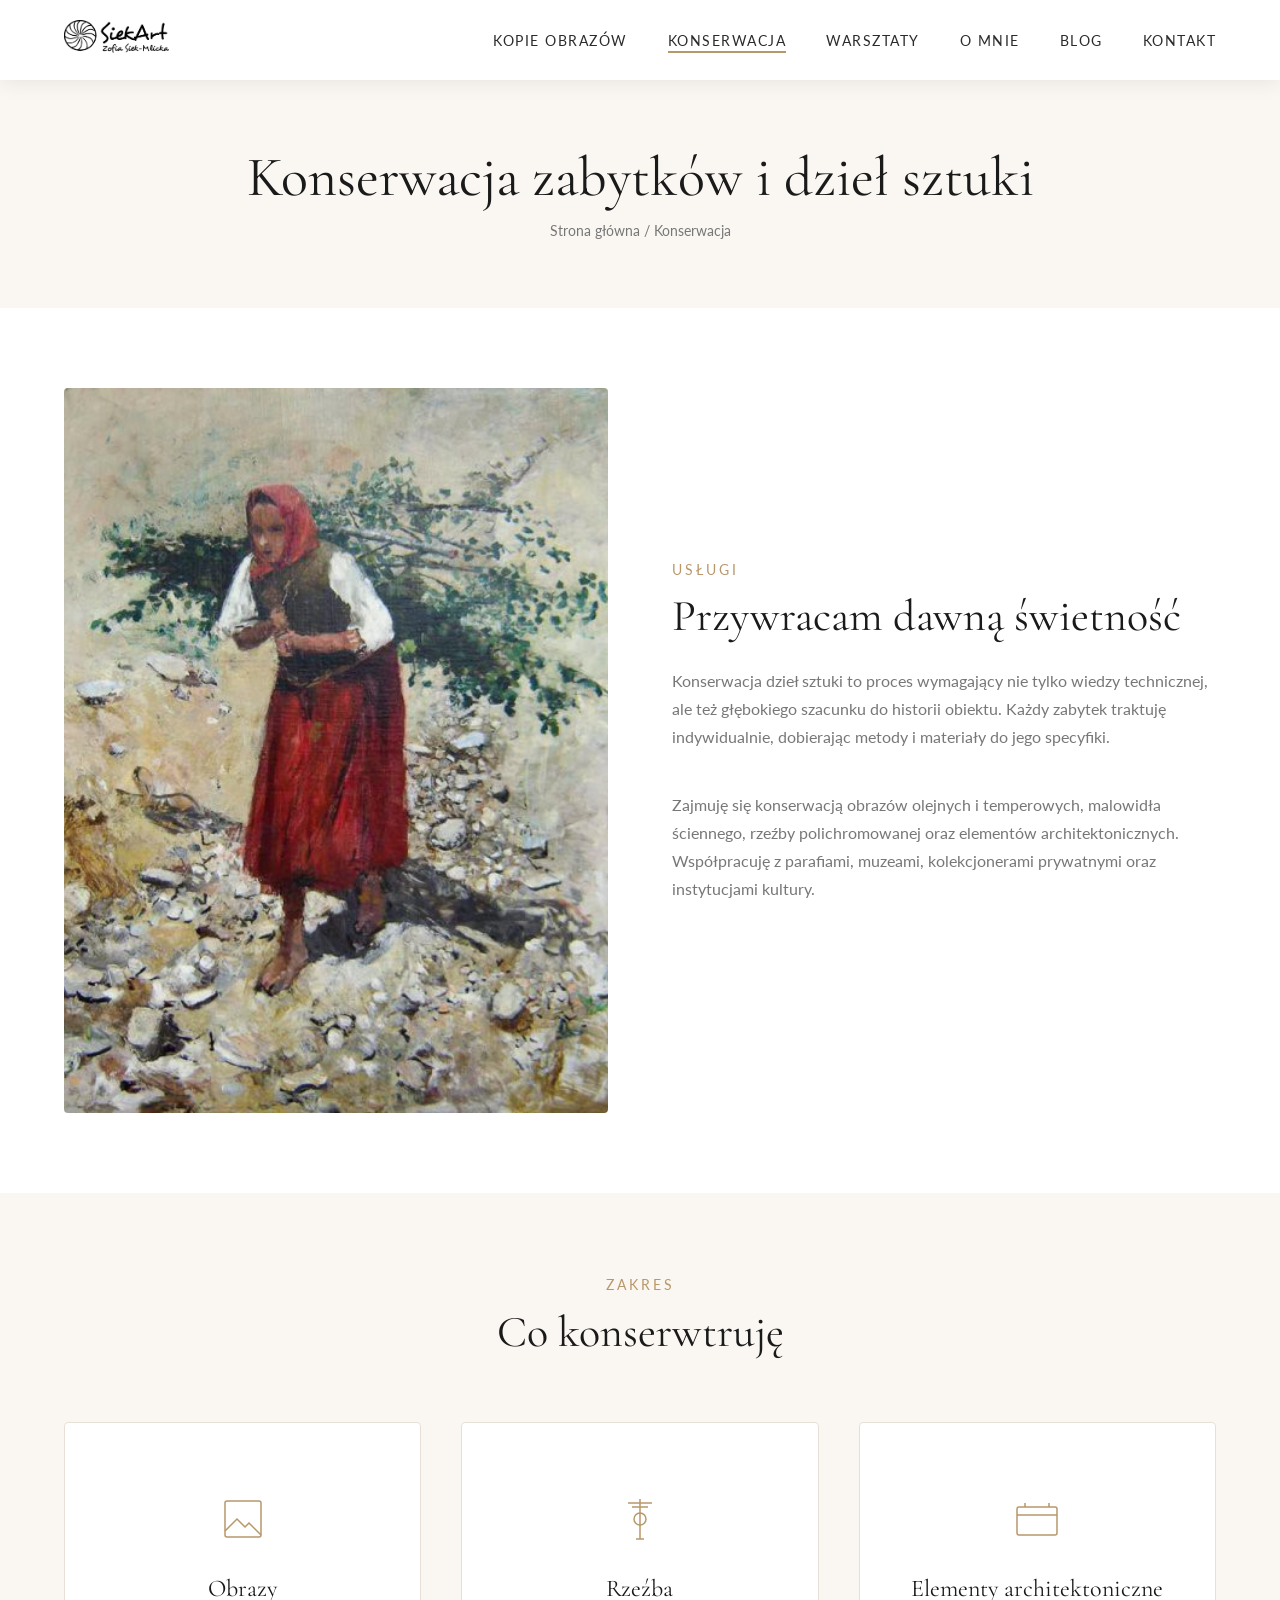
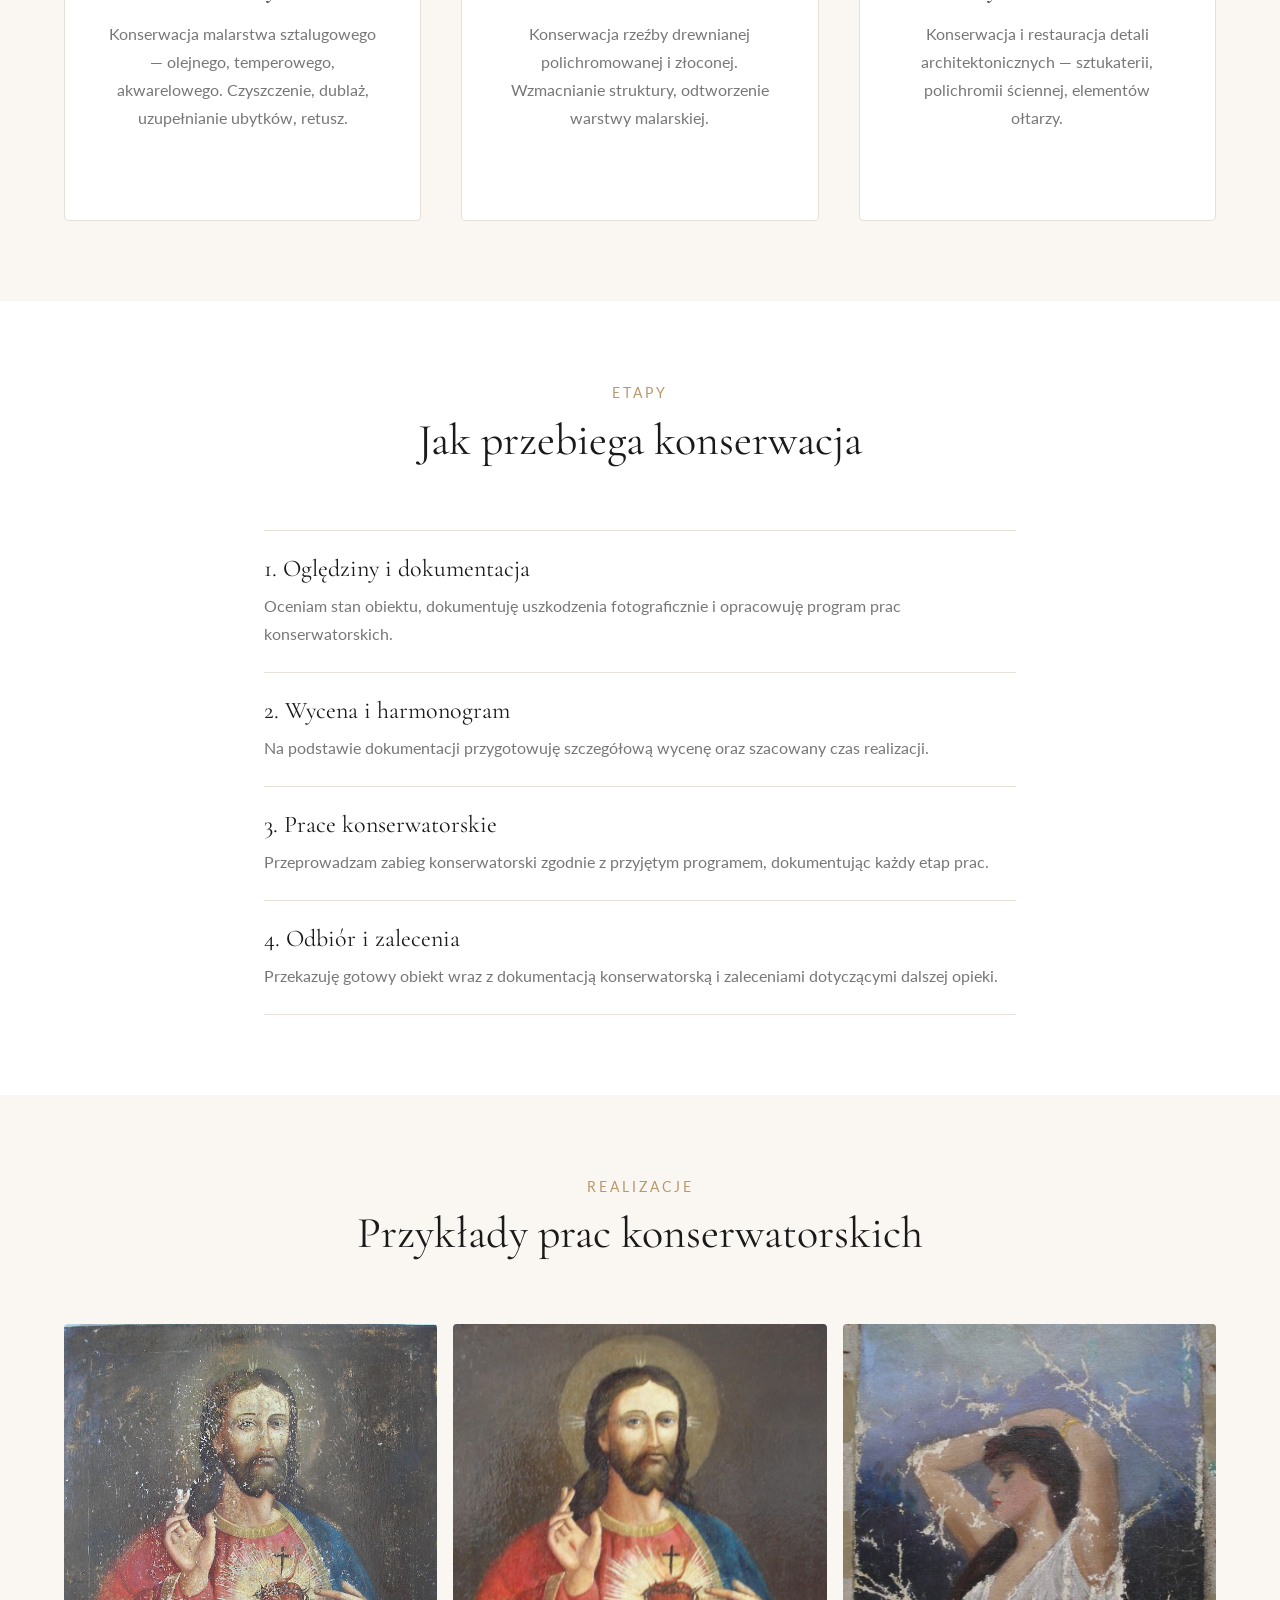
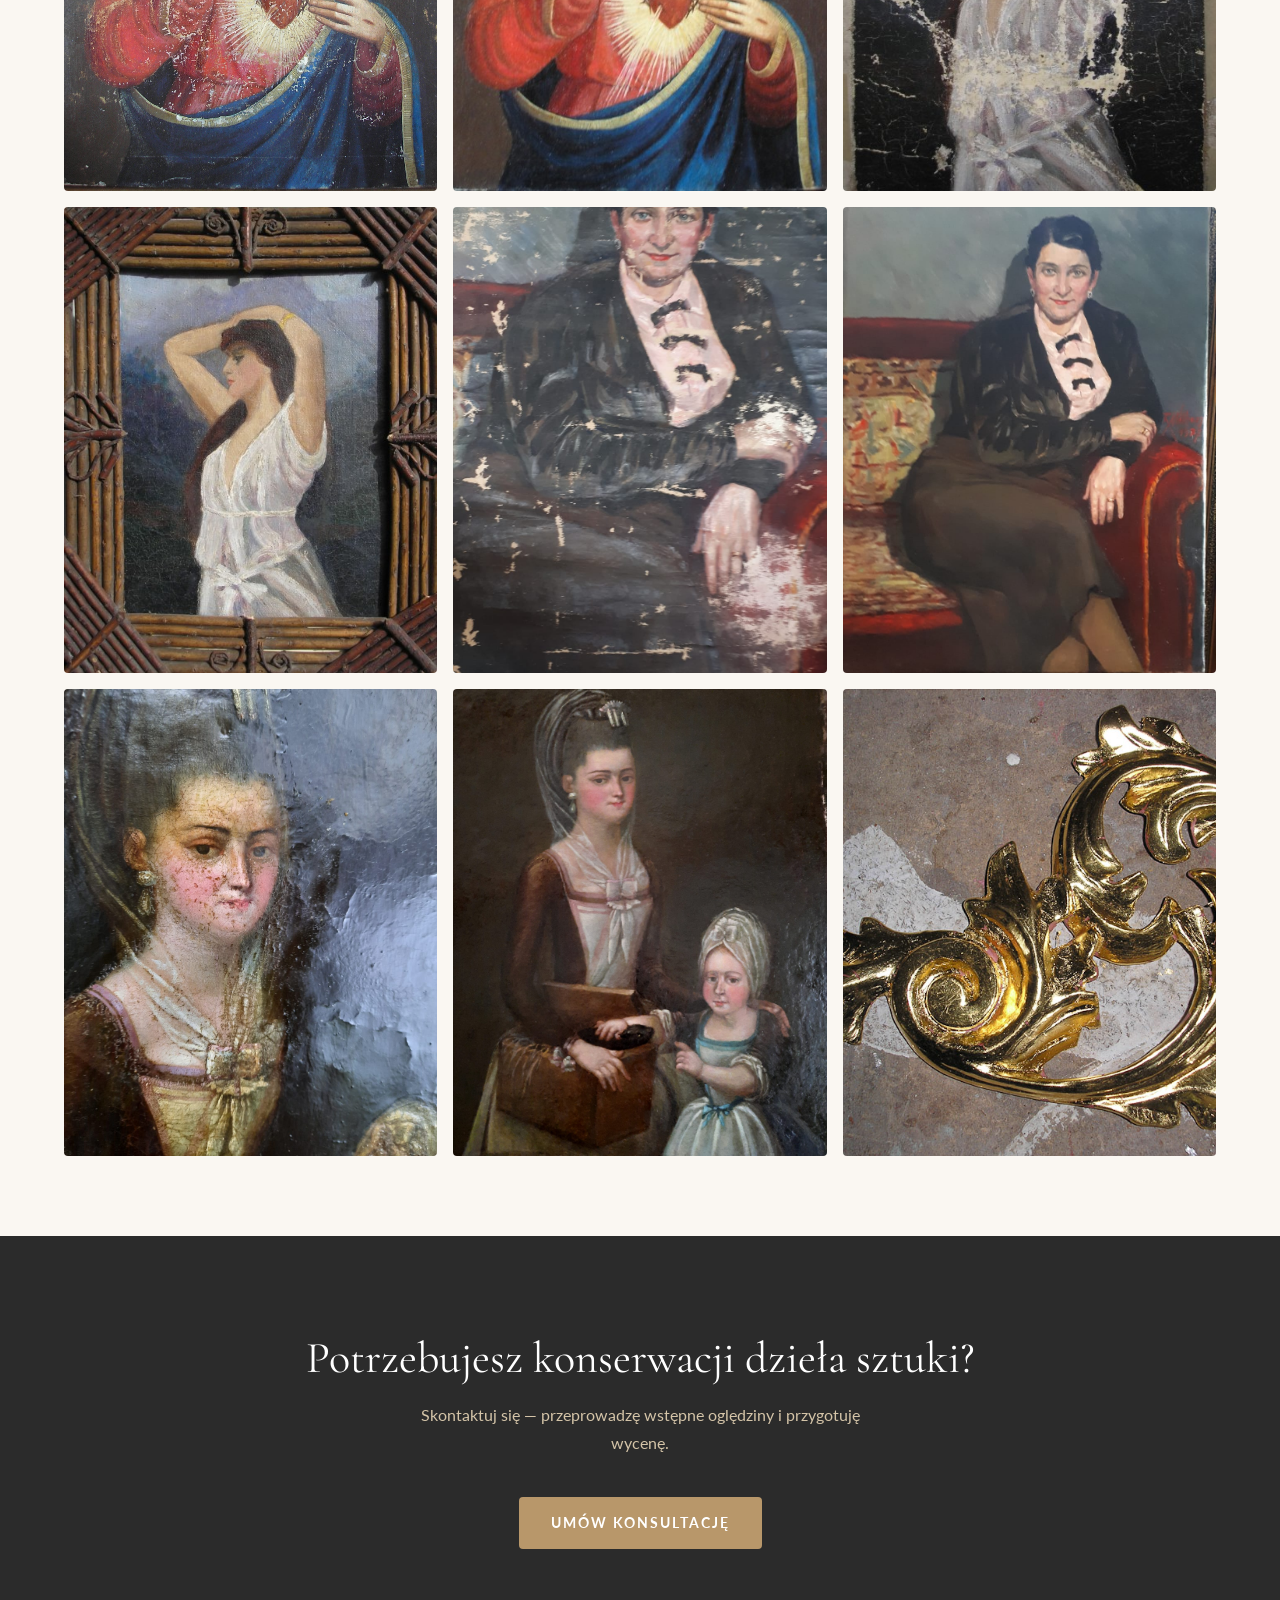
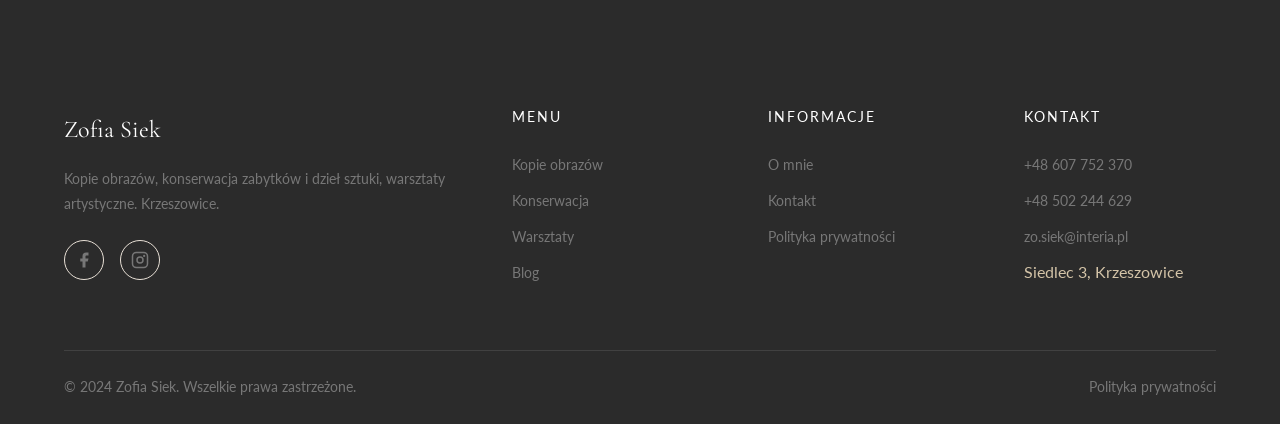
<file: konserwacja.html>
<!DOCTYPE html>
<html lang="pl">
<head>
  <meta charset="UTF-8">
  <meta name="viewport" content="width=device-width, initial-scale=1.0">
  <title>Konserwacja zabytków i dzieł sztuki — Zofia Siek</title>
  <meta name="description" content="Profesjonalna konserwacja i restauracja zabytków oraz dzieł sztuki. Obrazy, rzeźby, elementy architektoniczne — Zofia Siek, Krzeszowice.">
  <meta name="robots" content="index, follow">
  <link rel="canonical" href="https://zofiasiek.pl/konserwacja.html">

  <meta property="og:type" content="website">
  <meta property="og:title" content="Konserwacja zabytków i dzieł sztuki — Zofia Siek">
  <meta property="og:description" content="Profesjonalna konserwacja i restauracja zabytków oraz dzieł sztuki.">
  <meta property="og:url" content="https://zofiasiek.pl/konserwacja.html">
  <meta property="og:locale" content="pl_PL">

  <link rel="preconnect" href="https://fonts.googleapis.com">
  <link rel="preconnect" href="https://fonts.gstatic.com" crossorigin>
  <link href="https://fonts.googleapis.com/css2?family=Cormorant+Garamond:ital,wght@0,400;0,500;0,600;1,400&family=Lato:wght@300;400;700&display=swap" rel="stylesheet">
  <link rel="icon" type="image/svg+xml" href="img/favicon.svg">
  <link rel="stylesheet" href="css/style.css">

  <script type="application/ld+json">
  {
    "@context": "https://schema.org",
    "@type": "BreadcrumbList",
    "itemListElement": [
      { "@type": "ListItem", "position": 1, "name": "Strona główna", "item": "https://zofiasiek.pl/" },
      { "@type": "ListItem", "position": 2, "name": "Konserwacja", "item": "https://zofiasiek.pl/konserwacja.html" }
    ]
  }
  </script>
</head>
<body>

  <header class="header header--solid">
    <div class="header__inner">
      <a href="index.html" class="header__logo"><img src="img/logo.png" alt="Zofia Siek"></a>
      <nav>
        <button class="nav__toggle" aria-label="Otwórz menu nawigacji"><span></span><span></span><span></span></button>
        <ul class="nav__list">
          <li><a href="kopie-obrazow.html" class="nav__link">Kopie obrazów</a></li>
          <li><a href="konserwacja.html" class="nav__link nav__link--active">Konserwacja</a></li>
          <li><a href="warsztaty.html" class="nav__link">Warsztaty</a></li>
          <li><a href="o-mnie.html" class="nav__link">O mnie</a></li>
          <li><a href="blog.html" class="nav__link">Blog</a></li>
          <li><a href="kontakt.html" class="nav__link">Kontakt</a></li>
                  <li class="nav__footer">
            <div class="nav__footer-contact">
              <a href="tel:+48607752370">+48 607 752 370</a>
              <a href="mailto:zo.siek@interia.pl">zo.siek@interia.pl</a>
            </div>
            <div class="social-links">
              <a href="https://pl-pl.facebook.com/Zofia.siekart" target="_blank" rel="noopener noreferrer" aria-label="Facebook"><svg viewBox="0 0 24 24"><path d="M18 2h-3a5 5 0 00-5 5v3H7v4h3v8h4v-8h3l1-4h-4V7a1 1 0 011-1h3z"/></svg></a>
              <a href="https://www.instagram.com/zofia.siekart/" target="_blank" rel="noopener noreferrer" aria-label="Instagram"><svg viewBox="0 0 24 24"><rect x="2" y="2" width="20" height="20" rx="5" ry="5" fill="none" stroke="currentColor" stroke-width="2"/><circle cx="12" cy="12" r="4" fill="none" stroke="currentColor" stroke-width="2"/><circle cx="17.5" cy="6.5" r="1.5"/></svg></a>
            </div>
          </li>
        </ul>
      </nav>
    </div>
  </header>
  <div class="mobile-nav-overlay"></div>

  <section class="page-header">
    <div class="container">
      <h1 class="page-header__title">Konserwacja zabytków i&nbsp;dzieł sztuki</h1>
      <p class="page-header__breadcrumb"><a href="index.html">Strona główna</a> / Konserwacja</p>
    </div>
  </section>

  <!-- Intro -->
  <section class="section">
    <div class="container">
      <div class="about-teaser">
        <div class="about-teaser__image reveal">
          <img src="img/konserwacja-tetmajer.jpg" alt="Konserwacja obrazu — Zofia Siek przy pracy">
        </div>
        <div class="reveal">
          <p class="about-teaser__subtitle">Usługi</p>
          <h2 class="about-teaser__title">Przywracam dawną świetność</h2>
          <p class="about-teaser__text">
            Konserwacja dzieł sztuki to proces wymagający nie tylko wiedzy technicznej, ale też głębokiego szacunku do historii obiektu. Każdy zabytek traktuję indywidualnie, dobierając metody i materiały do jego specyfiki.
          </p>
          <p class="about-teaser__text">
            Zajmuję się konserwacją obrazów olejnych i temperowych, malowidła ściennego, rzeźby polichromowanej oraz elementów architektonicznych. Współpracuję z parafiami, muzeami, kolekcjonerami prywatnymi oraz instytucjami kultury.
          </p>
        </div>
      </div>
    </div>
  </section>

  <!-- Services List -->
  <section class="section section--warm">
    <div class="container">
      <div class="text-center">
        <p class="section-subtitle reveal">Zakres</p>
        <h2 class="section-title reveal">Co konserwtruję</h2>
      </div>

      <div class="grid grid--3" style="margin-top: var(--space-xl);">
        <div class="service-card reveal">
          <div class="service-card__icon">
            <svg viewBox="0 0 48 48"><rect x="6" y="6" width="36" height="36" rx="2" stroke="currentColor" stroke-width="1.5" fill="none"/><path d="M6 36l12-12 8 8 4-4 12 12" stroke="currentColor" stroke-width="1.5" fill="none"/></svg>
          </div>
          <h3 class="service-card__title">Obrazy</h3>
          <p class="service-card__text">Konserwacja malarstwa sztalugowego — olejnego, temperowego, akwarelowego. Czyszczenie, dublaż, uzupełnianie ubytków, retusz.</p>
        </div>
        <div class="service-card reveal">
          <div class="service-card__icon">
            <svg viewBox="0 0 48 48"><path d="M24 4v40M12 8h24M16 12h16M20 44h8" stroke="currentColor" stroke-width="1.5" fill="none"/><circle cx="24" cy="24" r="6" stroke="currentColor" stroke-width="1.5" fill="none"/></svg>
          </div>
          <h3 class="service-card__title">Rzeźba</h3>
          <p class="service-card__text">Konserwacja rzeźby drewnianej polichromowanej i złoconej. Wzmacnianie struktury, odtworzenie warstwy malarskiej.</p>
        </div>
        <div class="service-card reveal">
          <div class="service-card__icon">
            <svg viewBox="0 0 48 48"><rect x="4" y="12" width="40" height="28" rx="2" stroke="currentColor" stroke-width="1.5" fill="none"/><path d="M4 20h40M12 12V8M36 12V8" stroke="currentColor" stroke-width="1.5" fill="none"/></svg>
          </div>
          <h3 class="service-card__title">Elementy architektoniczne</h3>
          <p class="service-card__text">Konserwacja i restauracja detali architektonicznych — sztukaterii, polichromii ściennej, elementów ołtarzy.</p>
        </div>
      </div>
    </div>
  </section>

  <!-- Process -->
  <section class="section">
    <div class="container container--narrow">
      <div class="text-center">
        <p class="section-subtitle reveal">Etapy</p>
        <h2 class="section-title reveal">Jak przebiega konserwacja</h2>
      </div>

      <div style="margin-top: var(--space-xl);">
        <div class="reveal" style="border-top: 1px solid var(--color-border); padding: var(--space-md) 0; border-bottom: 1px solid var(--color-border);">
          <h3 style="font-size: var(--fs-xl); margin-bottom: var(--space-xs);">1. Oględziny i dokumentacja</h3>
          <p style="color: var(--color-muted);">Oceniam stan obiektu, dokumentuję uszkodzenia fotograficznie i opracowuję program prac konserwatorskich.</p>
        </div>
        <div class="reveal" style="padding: var(--space-md) 0; border-bottom: 1px solid var(--color-border);">
          <h3 style="font-size: var(--fs-xl); margin-bottom: var(--space-xs);">2. Wycena i harmonogram</h3>
          <p style="color: var(--color-muted);">Na podstawie dokumentacji przygotowuję szczegółową wycenę oraz szacowany czas realizacji.</p>
        </div>
        <div class="reveal" style="padding: var(--space-md) 0; border-bottom: 1px solid var(--color-border);">
          <h3 style="font-size: var(--fs-xl); margin-bottom: var(--space-xs);">3. Prace konserwatorskie</h3>
          <p style="color: var(--color-muted);">Przeprowadzam zabieg konserwatorski zgodnie z przyjętym programem, dokumentując każdy etap prac.</p>
        </div>
        <div class="reveal" style="padding: var(--space-md) 0; border-bottom: 1px solid var(--color-border);">
          <h3 style="font-size: var(--fs-xl); margin-bottom: var(--space-xs);">4. Odbiór i zalecenia</h3>
          <p style="color: var(--color-muted);">Przekazuję gotowy obiekt wraz z dokumentacją konserwatorską i zaleceniami dotyczącymi dalszej opieki.</p>
        </div>
      </div>
    </div>
  </section>

  <!-- Gallery -->
  <section class="section section--warm">
    <div class="container">
      <div class="text-center">
        <p class="section-subtitle reveal">Realizacje</p>
        <h2 class="section-title reveal">Przykłady prac konserwatorskich</h2>
      </div>

      <div class="gallery-grid" style="margin-top: var(--space-xl);">
        <div class="gallery-item reveal">
          <img src="img/konserwacja-serce-przed.jpg" alt="Obraz Najświętsze Serce Jezusa — przed konserwacją" loading="lazy">
          <div class="gallery-item__overlay">
            <span class="gallery-item__title">Najświętsze Serce Jezusa — przed</span>
            <span class="gallery-item__meta">Obraz olejny</span>
          </div>
        </div>
        <div class="gallery-item reveal">
          <img src="img/konserwacja-serce-po.jpg" alt="Obraz Najświętsze Serce Jezusa — po konserwacji" loading="lazy">
          <div class="gallery-item__overlay">
            <span class="gallery-item__title">Najświętsze Serce Jezusa — po</span>
            <span class="gallery-item__meta">Obraz olejny</span>
          </div>
        </div>
        <div class="gallery-item reveal">
          <img src="img/konserwacja-popiersie-przed.jpg" alt="Popiersie kobiety — przed konserwacją" loading="lazy">
          <div class="gallery-item__overlay">
            <span class="gallery-item__title">Popiersie — przed</span>
            <span class="gallery-item__meta">Obraz olejny</span>
          </div>
        </div>
        <div class="gallery-item reveal">
          <img src="img/konserwacja-popiersie-po.jpg" alt="Popiersie kobiety — po konserwacji" loading="lazy">
          <div class="gallery-item__overlay">
            <span class="gallery-item__title">Popiersie — po</span>
            <span class="gallery-item__meta">Obraz olejny</span>
          </div>
        </div>
        <div class="gallery-item reveal">
          <img src="img/konserwacja-portret-przed.jpg" alt="Portret kobiety na kanapie — przed konserwacją" loading="lazy">
          <div class="gallery-item__overlay">
            <span class="gallery-item__title">Portret — przed</span>
            <span class="gallery-item__meta">Obraz olejny</span>
          </div>
        </div>
        <div class="gallery-item reveal">
          <img src="img/konserwacja-portret-po.jpg" alt="Portret kobiety na kanapie — po konserwacji" loading="lazy">
          <div class="gallery-item__overlay">
            <span class="gallery-item__title">Portret — po</span>
            <span class="gallery-item__meta">Obraz olejny</span>
          </div>
        </div>
        <div class="gallery-item reveal">
          <img src="img/konserwacja-lasiczka-przed.jpg" alt="Portret z łasiczką — w trakcie konserwacji" loading="lazy">
          <div class="gallery-item__overlay">
            <span class="gallery-item__title">Portret z łasiczką — w trakcie</span>
            <span class="gallery-item__meta">Obraz olejny</span>
          </div>
        </div>
        <div class="gallery-item reveal">
          <img src="img/konserwacja-lasiczka-po.jpg" alt="Portret z łasiczką — po konserwacji" loading="lazy">
          <div class="gallery-item__overlay">
            <span class="gallery-item__title">Portret z łasiczką — po</span>
            <span class="gallery-item__meta">Obraz olejny</span>
          </div>
        </div>
        <div class="gallery-item reveal">
          <img src="img/realizacje-zlocenia.jpg" alt="Złocenia — prace konserwatorskie" loading="lazy">
          <div class="gallery-item__overlay">
            <span class="gallery-item__title">Złocenia</span>
            <span class="gallery-item__meta">Prace konserwatorskie</span>
          </div>
        </div>
      </div>
    </div>
  </section>

  <!-- CTA -->
  <section class="section section--dark cta">
    <div class="container">
      <h2 class="cta__title reveal">Potrzebujesz konserwacji dzieła sztuki?</h2>
      <p class="cta__text reveal">Skontaktuj się — przeprowadzę wstępne oględziny i przygotuję wycenę.</p>
      <a href="kontakt.html" class="btn btn--primary reveal">Umów konsultację</a>
    </div>
  </section>

  <footer class="footer">
    <div class="container">
      <div class="footer__grid">
        <div>
          <div class="footer__brand">Zofia Siek</div>
          <p class="footer__description">Kopie obrazów, konserwacja zabytków i dzieł sztuki, warsztaty artystyczne. Krzeszowice.</p>
          <div class="social-links">
            <a href="https://pl-pl.facebook.com/Zofia.siekart" target="_blank" rel="noopener noreferrer" aria-label="Facebook"><svg viewBox="0 0 24 24"><path d="M18 2h-3a5 5 0 00-5 5v3H7v4h3v8h4v-8h3l1-4h-4V7a1 1 0 011-1h3z"/></svg></a>
            <a href="https://www.instagram.com/zofia.siekart/" target="_blank" rel="noopener noreferrer" aria-label="Instagram"><svg viewBox="0 0 24 24"><rect x="2" y="2" width="20" height="20" rx="5" ry="5" fill="none" stroke="currentColor" stroke-width="2"/><circle cx="12" cy="12" r="4" fill="none" stroke="currentColor" stroke-width="2"/><circle cx="17.5" cy="6.5" r="1.5"/></svg></a>
          </div>
        </div>
        <div>
          <h4 class="footer__heading">Menu</h4>
          <ul class="footer__links">
            <li><a href="kopie-obrazow.html">Kopie obrazów</a></li>
            <li><a href="konserwacja.html">Konserwacja</a></li>
            <li><a href="warsztaty.html">Warsztaty</a></li>
            <li><a href="blog.html">Blog</a></li>
          </ul>
        </div>
        <div>
          <h4 class="footer__heading">Informacje</h4>
          <ul class="footer__links">
            <li><a href="o-mnie.html">O mnie</a></li>
            <li><a href="kontakt.html">Kontakt</a></li>
            <li><a href="polityka-prywatnosci.html">Polityka prywatności</a></li>
          </ul>
        </div>
        <div>
          <h4 class="footer__heading">Kontakt</h4>
          <ul class="footer__links">
            <li><a href="tel:+48607752370">+48 607 752 370</a></li>
            <li><a href="tel:+48502244629">+48 502 244 629</a></li>
            <li><a href="mailto:zo.siek@interia.pl">zo.siek@interia.pl</a></li>
            <li>Siedlec 3, Krzeszowice</li>
          </ul>
        </div>
      </div>
      <div class="footer__bottom">
        <span>&copy; 2024 Zofia Siek. Wszelkie prawa zastrzeżone.</span>
        <a href="polityka-prywatnosci.html">Polityka prywatności</a>
      </div>
    </div>
  </footer>

  <a href="tel:+48607752370" class="mobile-cta" aria-label="Zadzwoń"><svg viewBox="0 0 24 24"><path d="M22 16.92v3a2 2 0 01-2.18 2 19.79 19.79 0 01-8.63-3.07 19.5 19.5 0 01-6-6 19.79 19.79 0 01-3.07-8.67A2 2 0 014.11 2h3a2 2 0 012 1.72 12.84 12.84 0 00.7 2.81 2 2 0 01-.45 2.11L8.09 9.91a16 16 0 006 6l1.27-1.27a2 2 0 012.11-.45 12.84 12.84 0 002.81.7A2 2 0 0122 16.92z"/></svg></a>
  <button class="scroll-top" aria-label="Wróć na górę"><svg viewBox="0 0 24 24"><polyline points="18 15 12 9 6 15"/></svg></button>

  <script src="js/main.js"></script>
</body>
</html>
</file>
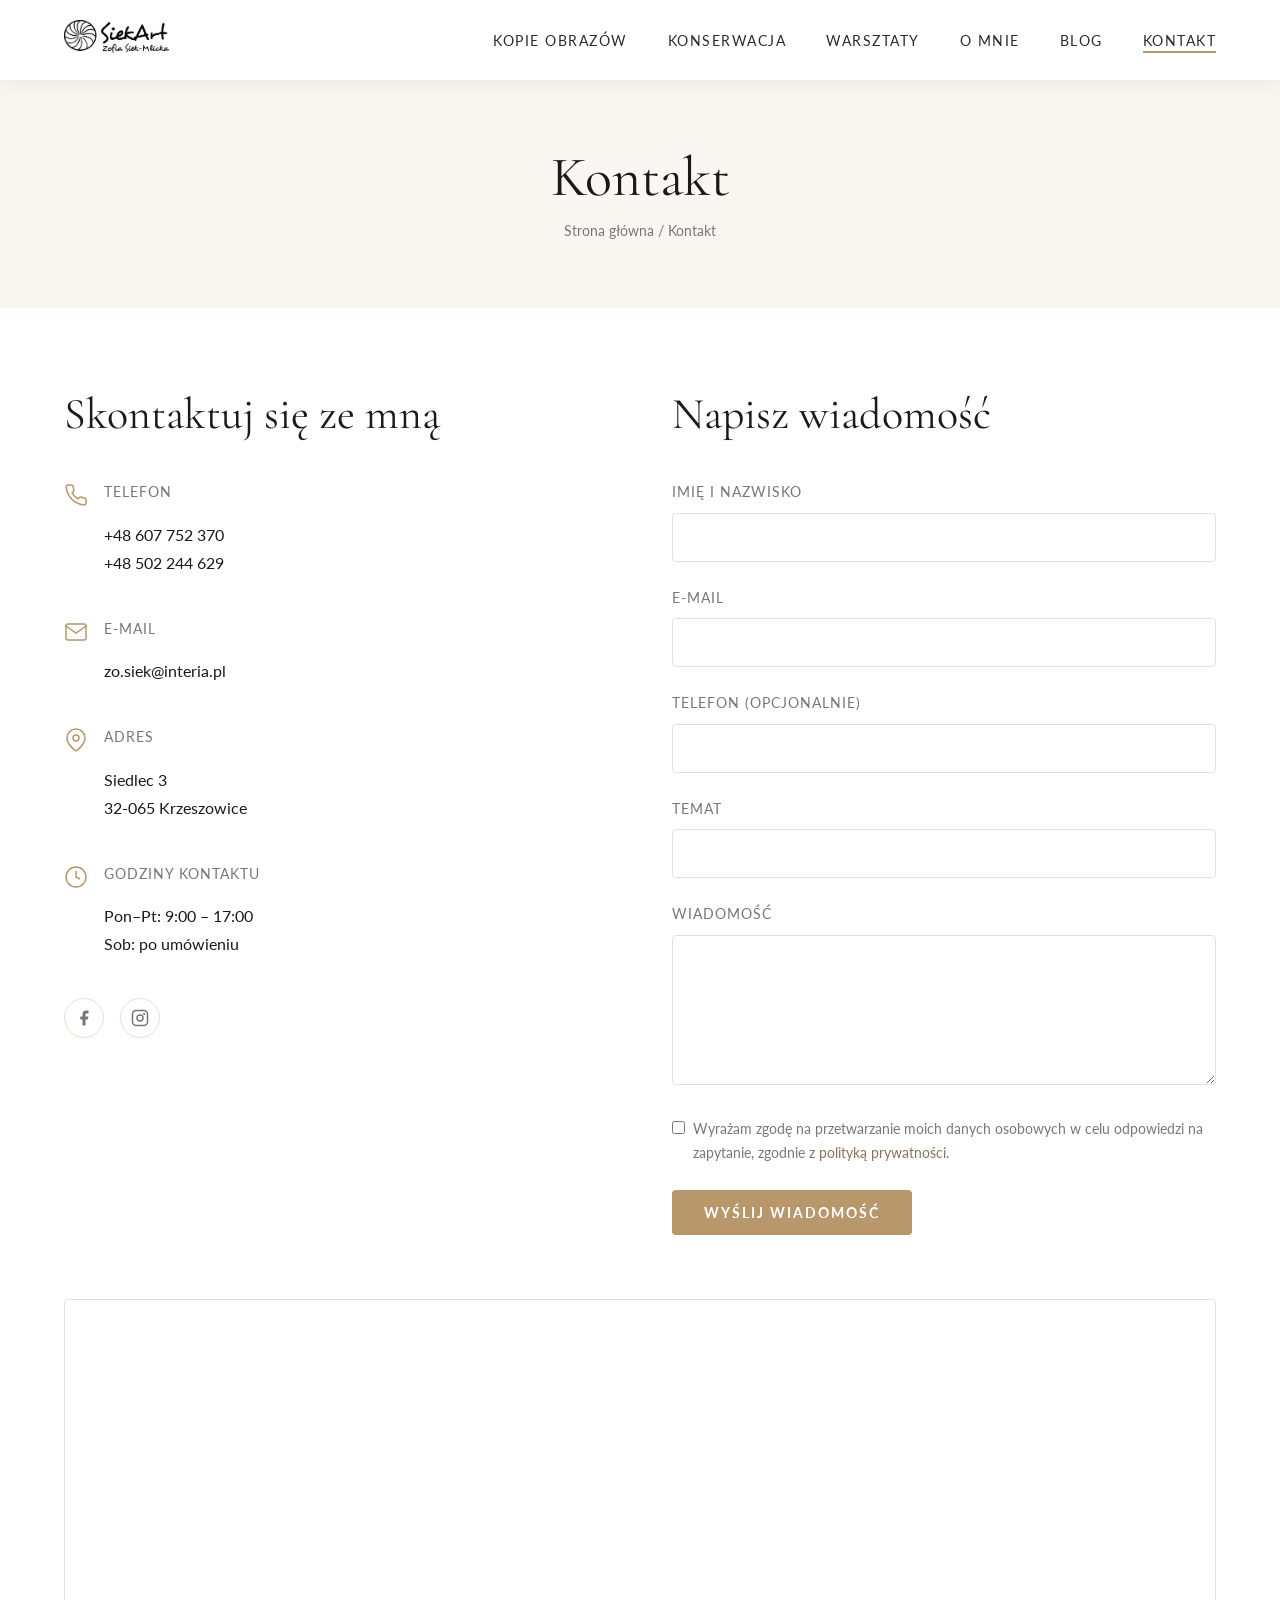
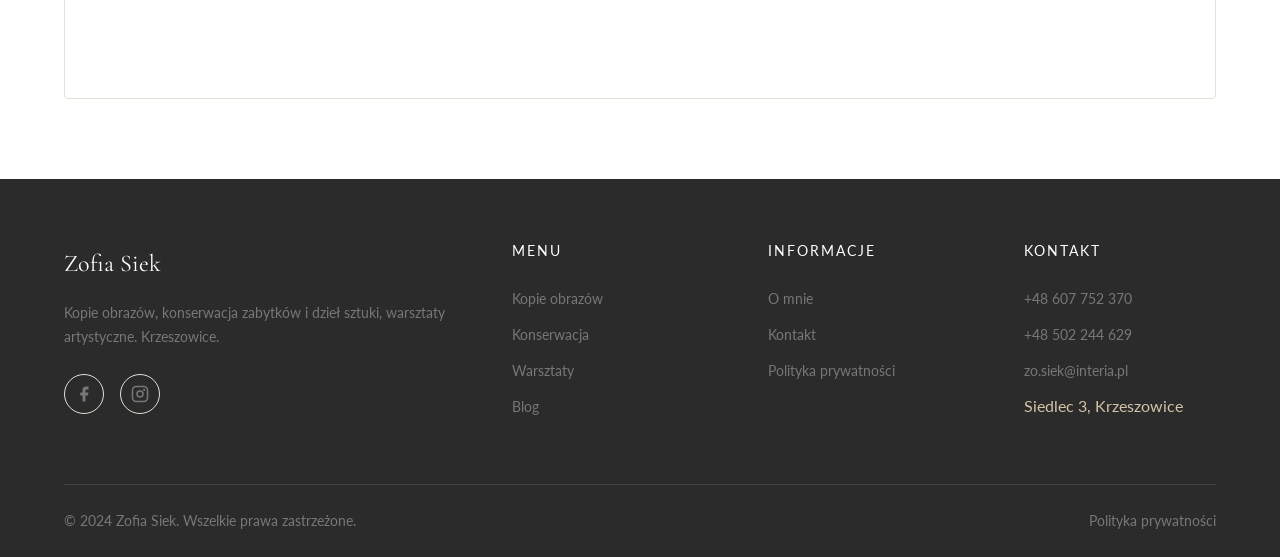
<file: kontakt.html>
<!DOCTYPE html>
<html lang="pl">
<head>
  <meta charset="UTF-8">
  <meta name="viewport" content="width=device-width, initial-scale=1.0">
  <title>Kontakt — Zofia Siek</title>
  <meta name="description" content="Skontaktuj się z Zofią Siek. Kopie obrazów, konserwacja zabytków, warsztaty artystyczne. Krzeszowice, Siedlec 3.">
  <meta name="robots" content="index, follow">
  <link rel="canonical" href="https://zofiasiek.pl/kontakt.html">

  <meta property="og:type" content="website">
  <meta property="og:title" content="Kontakt — Zofia Siek">
  <meta property="og:description" content="Skontaktuj się — kopie obrazów, konserwacja, warsztaty.">
  <meta property="og:url" content="https://zofiasiek.pl/kontakt.html">
  <meta property="og:locale" content="pl_PL">

  <link rel="preconnect" href="https://fonts.googleapis.com">
  <link rel="preconnect" href="https://fonts.gstatic.com" crossorigin>
  <link href="https://fonts.googleapis.com/css2?family=Cormorant+Garamond:ital,wght@0,400;0,500;0,600;1,400&family=Lato:wght@300;400;700&display=swap" rel="stylesheet">
  <link rel="icon" type="image/svg+xml" href="img/favicon.svg">
  <link rel="stylesheet" href="css/style.css">

  <script type="application/ld+json">
  {
    "@context": "https://schema.org",
    "@type": "ContactPage",
    "name": "Kontakt — Zofia Siek",
    "url": "https://zofiasiek.pl/kontakt.html"
  }
  </script>
</head>
<body>

  <header class="header header--solid">
    <div class="header__inner">
      <a href="index.html" class="header__logo"><img src="img/logo.png" alt="Zofia Siek"></a>
      <nav>
        <button class="nav__toggle" aria-label="Otwórz menu nawigacji"><span></span><span></span><span></span></button>
        <ul class="nav__list">
          <li><a href="kopie-obrazow.html" class="nav__link">Kopie obrazów</a></li>
          <li><a href="konserwacja.html" class="nav__link">Konserwacja</a></li>
          <li><a href="warsztaty.html" class="nav__link">Warsztaty</a></li>
          <li><a href="o-mnie.html" class="nav__link">O mnie</a></li>
          <li><a href="blog.html" class="nav__link">Blog</a></li>
          <li><a href="kontakt.html" class="nav__link nav__link--active">Kontakt</a></li>
                  <li class="nav__footer">
            <div class="nav__footer-contact">
              <a href="tel:+48607752370">+48 607 752 370</a>
              <a href="mailto:zo.siek@interia.pl">zo.siek@interia.pl</a>
            </div>
            <div class="social-links">
              <a href="https://pl-pl.facebook.com/Zofia.siekart" target="_blank" rel="noopener noreferrer" aria-label="Facebook"><svg viewBox="0 0 24 24"><path d="M18 2h-3a5 5 0 00-5 5v3H7v4h3v8h4v-8h3l1-4h-4V7a1 1 0 011-1h3z"/></svg></a>
              <a href="https://www.instagram.com/zofia.siekart/" target="_blank" rel="noopener noreferrer" aria-label="Instagram"><svg viewBox="0 0 24 24"><rect x="2" y="2" width="20" height="20" rx="5" ry="5" fill="none" stroke="currentColor" stroke-width="2"/><circle cx="12" cy="12" r="4" fill="none" stroke="currentColor" stroke-width="2"/><circle cx="17.5" cy="6.5" r="1.5"/></svg></a>
            </div>
          </li>
        </ul>
      </nav>
    </div>
  </header>
  <div class="mobile-nav-overlay"></div>

  <section class="page-header">
    <div class="container">
      <h1 class="page-header__title">Kontakt</h1>
      <p class="page-header__breadcrumb"><a href="index.html">Strona główna</a> / Kontakt</p>
    </div>
  </section>

  <section class="section">
    <div class="container">
      <div class="contact-grid">
        <!-- Contact Info -->
        <div>
          <h2 style="margin-bottom: var(--space-lg);" class="reveal">Skontaktuj się ze mną</h2>

          <div class="contact-info__item reveal">
            <div class="contact-info__icon">
              <svg viewBox="0 0 24 24"><path d="M22 16.92v3a2 2 0 01-2.18 2 19.79 19.79 0 01-8.63-3.07 19.5 19.5 0 01-6-6 19.79 19.79 0 01-3.07-8.67A2 2 0 014.11 2h3a2 2 0 012 1.72 12.84 12.84 0 00.7 2.81 2 2 0 01-.45 2.11L8.09 9.91a16 16 0 006 6l1.27-1.27a2 2 0 012.11-.45 12.84 12.84 0 002.81.7A2 2 0 0122 16.92z"/></svg>
            </div>
            <div>
              <p class="contact-info__label">Telefon</p>
              <p class="contact-info__value">
                <a href="tel:+48607752370">+48 607 752 370</a><br>
                <a href="tel:+48502244629">+48 502 244 629</a>
              </p>
            </div>
          </div>

          <div class="contact-info__item reveal">
            <div class="contact-info__icon">
              <svg viewBox="0 0 24 24"><path d="M4 4h16c1.1 0 2 .9 2 2v12c0 1.1-.9 2-2 2H4c-1.1 0-2-.9-2-2V6c0-1.1.9-2 2-2z"/><polyline points="22,6 12,13 2,6"/></svg>
            </div>
            <div>
              <p class="contact-info__label">E-mail</p>
              <p class="contact-info__value"><a href="mailto:zo.siek@interia.pl">zo.siek@interia.pl</a></p>
            </div>
          </div>

          <div class="contact-info__item reveal">
            <div class="contact-info__icon">
              <svg viewBox="0 0 24 24"><path d="M21 10c0 7-9 13-9 13s-9-6-9-13a9 9 0 0118 0z"/><circle cx="12" cy="10" r="3"/></svg>
            </div>
            <div>
              <p class="contact-info__label">Adres</p>
              <p class="contact-info__value">Siedlec 3<br>32-065 Krzeszowice</p>
            </div>
          </div>

          <div class="contact-info__item reveal">
            <div class="contact-info__icon">
              <svg viewBox="0 0 24 24"><circle cx="12" cy="12" r="10"/><polyline points="12 6 12 12 16 14"/></svg>
            </div>
            <div>
              <p class="contact-info__label">Godziny kontaktu</p>
              <p class="contact-info__value">Pon–Pt: 9:00 – 17:00<br>Sob: po umówieniu</p>
            </div>
          </div>

          <div class="social-links reveal" style="margin-top: var(--space-md);">
            <a href="https://pl-pl.facebook.com/Zofia.siekart" target="_blank" rel="noopener noreferrer" aria-label="Facebook"><svg viewBox="0 0 24 24"><path d="M18 2h-3a5 5 0 00-5 5v3H7v4h3v8h4v-8h3l1-4h-4V7a1 1 0 011-1h3z"/></svg></a>
            <a href="https://www.instagram.com/zofia.siekart/" target="_blank" rel="noopener noreferrer" aria-label="Instagram"><svg viewBox="0 0 24 24"><rect x="2" y="2" width="20" height="20" rx="5" ry="5" fill="none" stroke="currentColor" stroke-width="2"/><circle cx="12" cy="12" r="4" fill="none" stroke="currentColor" stroke-width="2"/><circle cx="17.5" cy="6.5" r="1.5"/></svg></a>
          </div>
        </div>

        <!-- Contact Form -->
        <div class="reveal">
          <h2 style="margin-bottom: var(--space-lg);">Napisz wiadomość</h2>
          <form class="contact-form" novalidate>
            <div class="form__group">
              <label class="form__label" for="name">Imię i nazwisko</label>
              <input class="form__input" type="text" id="name" name="name" required>
            </div>
            <div class="form__group">
              <label class="form__label" for="email">E-mail</label>
              <input class="form__input" type="email" id="email" name="email" required>
            </div>
            <div class="form__group">
              <label class="form__label" for="phone">Telefon (opcjonalnie)</label>
              <input class="form__input" type="tel" id="phone" name="phone">
            </div>
            <div class="form__group">
              <label class="form__label" for="subject">Temat</label>
              <input class="form__input" type="text" id="subject" name="subject" required>
            </div>
            <div class="form__group">
              <label class="form__label" for="message">Wiadomość</label>
              <textarea class="form__textarea" id="message" name="message" rows="6" required></textarea>
            </div>
            <div class="form__group">
              <label class="form__consent">
                <input type="checkbox" name="consent" required>
                <span>Wyrażam zgodę na przetwarzanie moich danych osobowych w celu odpowiedzi na zapytanie, zgodnie z <a href="polityka-prywatnosci.html">polityką prywatności</a>.</span>
              </label>
            </div>
            <button type="submit" class="btn btn--primary">Wyślij wiadomość</button>
          </form>
        </div>
      </div>

      <!-- Map -->
      <div class="map-container reveal">
        <iframe
          src="https://www.google.com/maps/embed?pb=!1m18!1m12!1m3!1d2563.5!2d19.636!3d50.086!2m3!1f0!2f0!3f0!3m2!1i1024!2i768!4f13.1!3m3!1m2!1s0x0%3A0x0!2sSiedlec+3%2C+Krzeszowice!5e0!3m2!1spl!2spl!4v1"
          allowfullscreen=""
          loading="lazy"
          referrerpolicy="no-referrer-when-downgrade"
          title="Lokalizacja — Siedlec 3, Krzeszowice">
        </iframe>
      </div>
    </div>
  </section>

  <footer class="footer">
    <div class="container">
      <div class="footer__grid">
        <div>
          <div class="footer__brand">Zofia Siek</div>
          <p class="footer__description">Kopie obrazów, konserwacja zabytków i dzieł sztuki, warsztaty artystyczne. Krzeszowice.</p>
          <div class="social-links">
            <a href="https://pl-pl.facebook.com/Zofia.siekart" target="_blank" rel="noopener noreferrer" aria-label="Facebook"><svg viewBox="0 0 24 24"><path d="M18 2h-3a5 5 0 00-5 5v3H7v4h3v8h4v-8h3l1-4h-4V7a1 1 0 011-1h3z"/></svg></a>
            <a href="https://www.instagram.com/zofia.siekart/" target="_blank" rel="noopener noreferrer" aria-label="Instagram"><svg viewBox="0 0 24 24"><rect x="2" y="2" width="20" height="20" rx="5" ry="5" fill="none" stroke="currentColor" stroke-width="2"/><circle cx="12" cy="12" r="4" fill="none" stroke="currentColor" stroke-width="2"/><circle cx="17.5" cy="6.5" r="1.5"/></svg></a>
          </div>
        </div>
        <div>
          <h4 class="footer__heading">Menu</h4>
          <ul class="footer__links">
            <li><a href="kopie-obrazow.html">Kopie obrazów</a></li>
            <li><a href="konserwacja.html">Konserwacja</a></li>
            <li><a href="warsztaty.html">Warsztaty</a></li>
            <li><a href="blog.html">Blog</a></li>
          </ul>
        </div>
        <div>
          <h4 class="footer__heading">Informacje</h4>
          <ul class="footer__links">
            <li><a href="o-mnie.html">O mnie</a></li>
            <li><a href="kontakt.html">Kontakt</a></li>
            <li><a href="polityka-prywatnosci.html">Polityka prywatności</a></li>
          </ul>
        </div>
        <div>
          <h4 class="footer__heading">Kontakt</h4>
          <ul class="footer__links">
            <li><a href="tel:+48607752370">+48 607 752 370</a></li>
            <li><a href="tel:+48502244629">+48 502 244 629</a></li>
            <li><a href="mailto:zo.siek@interia.pl">zo.siek@interia.pl</a></li>
            <li>Siedlec 3, Krzeszowice</li>
          </ul>
        </div>
      </div>
      <div class="footer__bottom">
        <span>&copy; 2024 Zofia Siek. Wszelkie prawa zastrzeżone.</span>
        <a href="polityka-prywatnosci.html">Polityka prywatności</a>
      </div>
    </div>
  </footer>

  <a href="tel:+48607752370" class="mobile-cta" aria-label="Zadzwoń"><svg viewBox="0 0 24 24"><path d="M22 16.92v3a2 2 0 01-2.18 2 19.79 19.79 0 01-8.63-3.07 19.5 19.5 0 01-6-6 19.79 19.79 0 01-3.07-8.67A2 2 0 014.11 2h3a2 2 0 012 1.72 12.84 12.84 0 00.7 2.81 2 2 0 01-.45 2.11L8.09 9.91a16 16 0 006 6l1.27-1.27a2 2 0 012.11-.45 12.84 12.84 0 002.81.7A2 2 0 0122 16.92z"/></svg></a>
  <button class="scroll-top" aria-label="Wróć na górę"><svg viewBox="0 0 24 24"><polyline points="18 15 12 9 6 15"/></svg></button>

  <script src="js/main.js"></script>
</body>
</html>
</file>
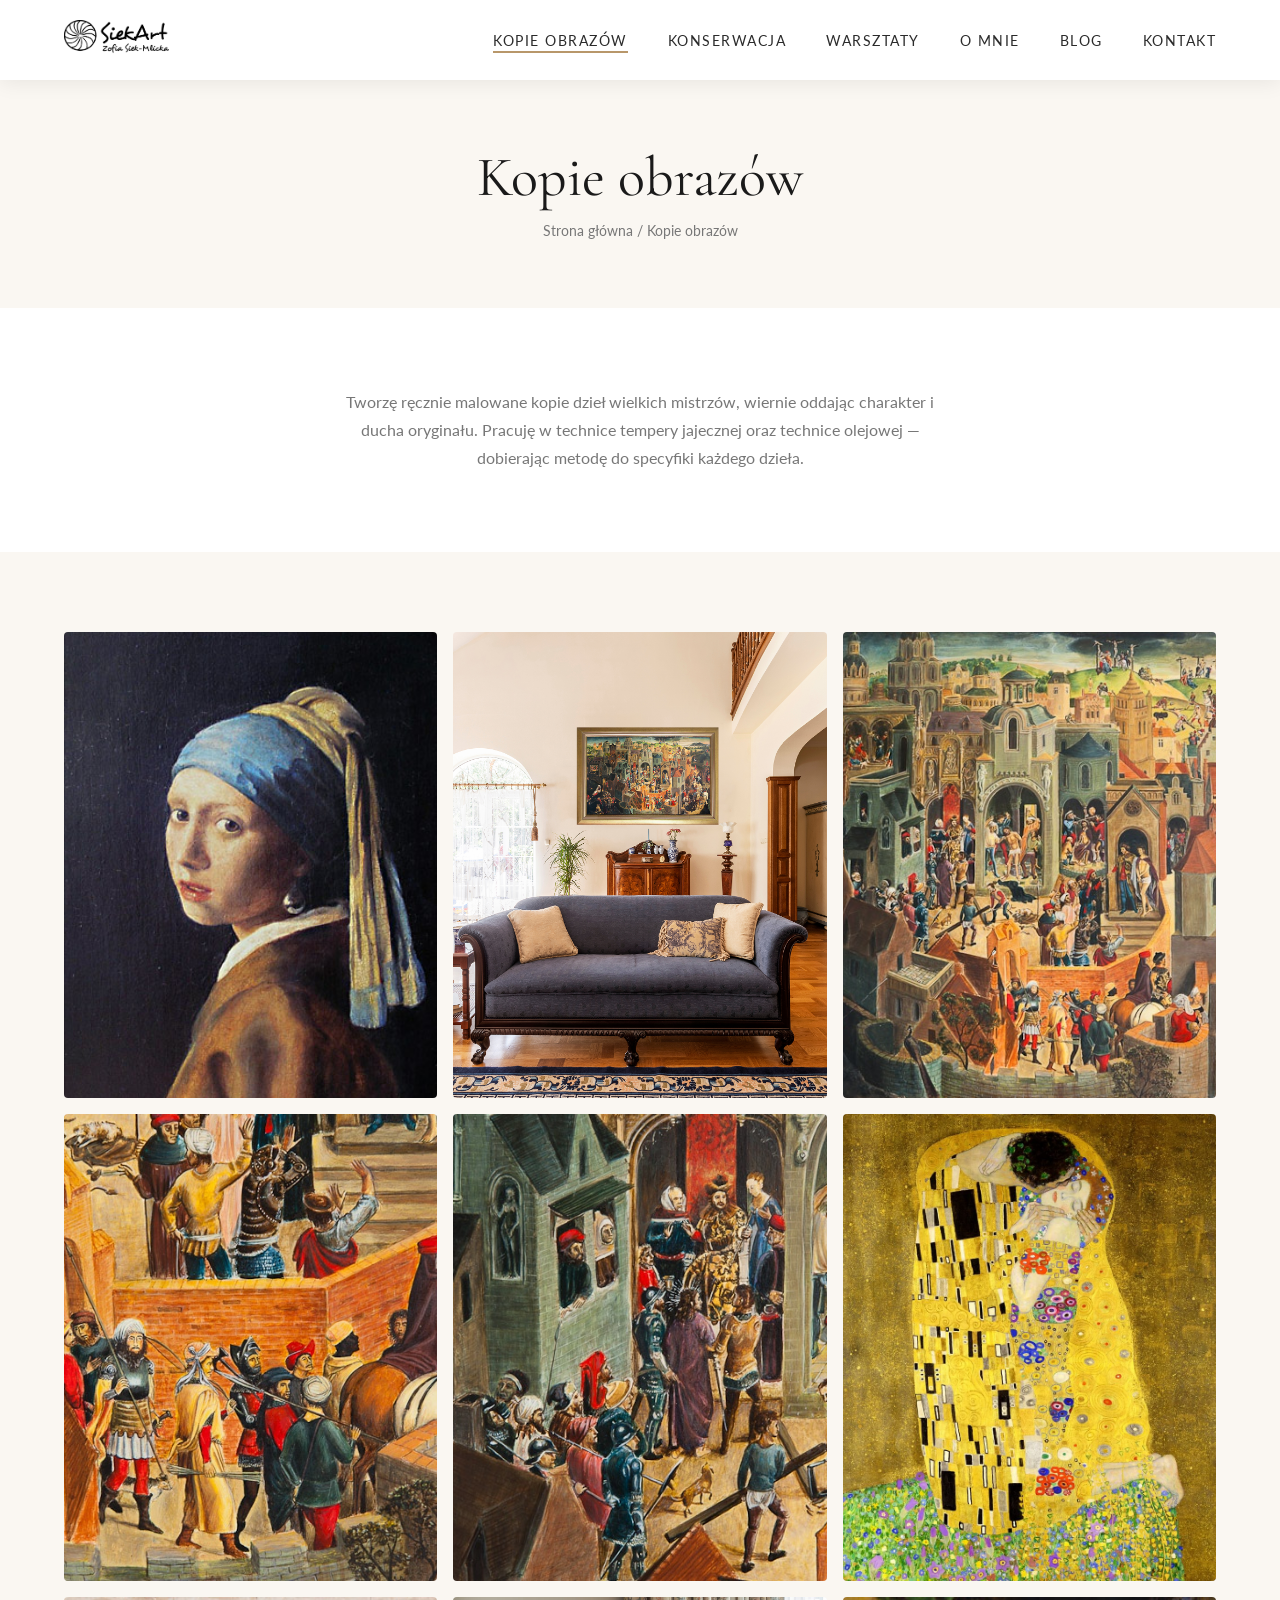
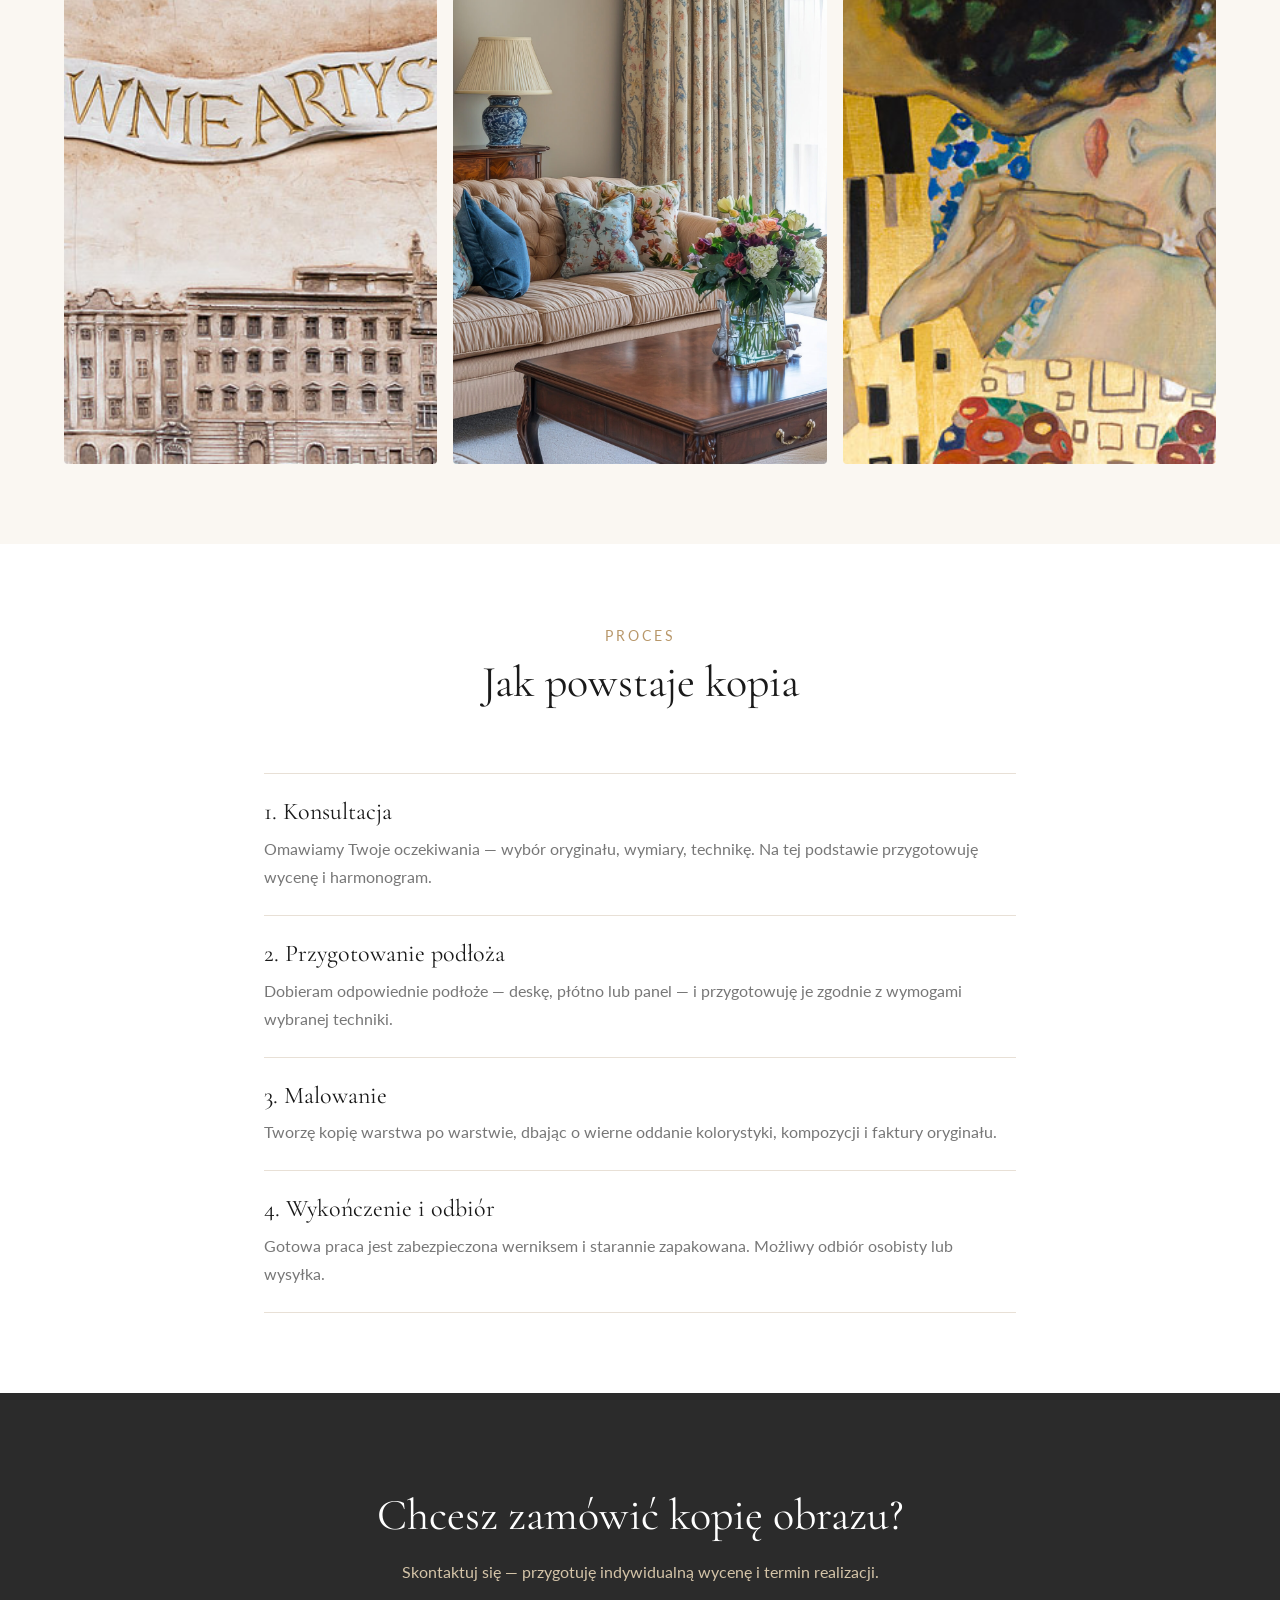
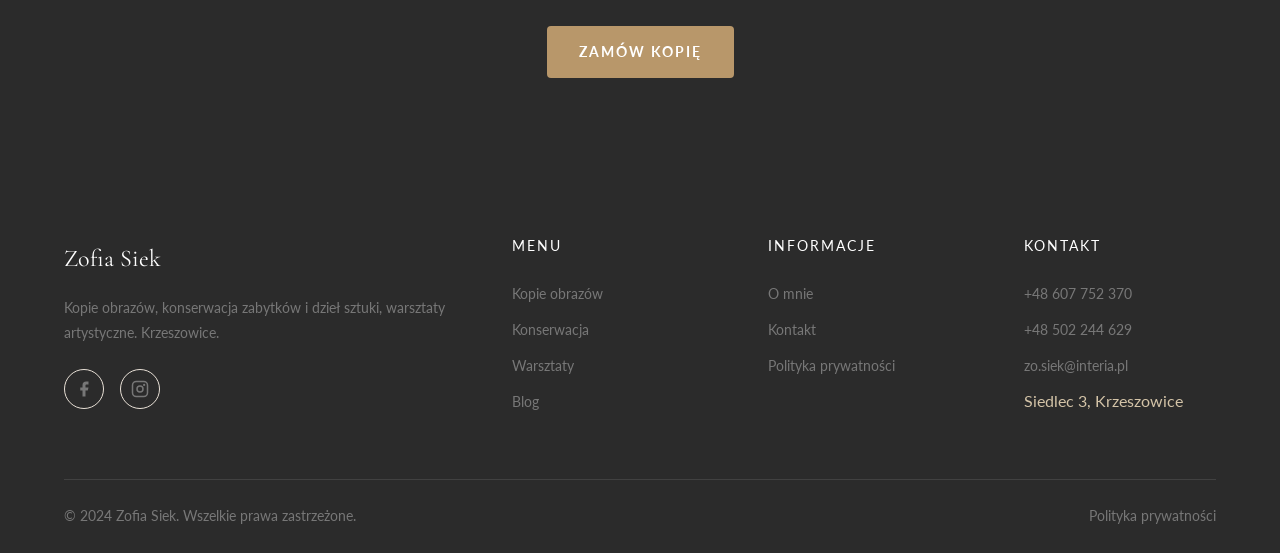
<file: kopie-obrazow.html>
<!DOCTYPE html>
<html lang="pl">
<head>
  <meta charset="UTF-8">
  <meta name="viewport" content="width=device-width, initial-scale=1.0">
  <title>Kopie obrazów — Zofia Siek</title>
  <meta name="description" content="Ręcznie malowane kopie obrazów wielkich mistrzów. Tempera jajeczna, technika olejowa. Indywidualne zamówienia — Zofia Siek, Krzeszowice.">
  <meta name="robots" content="index, follow">
  <link rel="canonical" href="https://zofiasiek.pl/kopie-obrazow.html">

  <meta property="og:type" content="website">
  <meta property="og:title" content="Kopie obrazów — Zofia Siek">
  <meta property="og:description" content="Ręcznie malowane kopie obrazów wielkich mistrzów. Tempera jajeczna, technika olejowa.">
  <meta property="og:url" content="https://zofiasiek.pl/kopie-obrazow.html">
  <meta property="og:locale" content="pl_PL">

  <link rel="preconnect" href="https://fonts.googleapis.com">
  <link rel="preconnect" href="https://fonts.gstatic.com" crossorigin>
  <link href="https://fonts.googleapis.com/css2?family=Cormorant+Garamond:ital,wght@0,400;0,500;0,600;1,400&family=Lato:wght@300;400;700&display=swap" rel="stylesheet">
  <link rel="icon" type="image/svg+xml" href="img/favicon.svg">
  <link rel="stylesheet" href="css/style.css">

  <script type="application/ld+json">
  {
    "@context": "https://schema.org",
    "@type": "BreadcrumbList",
    "itemListElement": [
      { "@type": "ListItem", "position": 1, "name": "Strona główna", "item": "https://zofiasiek.pl/" },
      { "@type": "ListItem", "position": 2, "name": "Kopie obrazów", "item": "https://zofiasiek.pl/kopie-obrazow.html" }
    ]
  }
  </script>
</head>
<body>

  <header class="header header--solid">
    <div class="header__inner">
      <a href="index.html" class="header__logo"><img src="img/logo.png" alt="Zofia Siek"></a>
      <nav>
        <button class="nav__toggle" aria-label="Otwórz menu nawigacji"><span></span><span></span><span></span></button>
        <ul class="nav__list">
          <li><a href="kopie-obrazow.html" class="nav__link nav__link--active">Kopie obrazów</a></li>
          <li><a href="konserwacja.html" class="nav__link">Konserwacja</a></li>
          <li><a href="warsztaty.html" class="nav__link">Warsztaty</a></li>
          <li><a href="o-mnie.html" class="nav__link">O mnie</a></li>
          <li><a href="blog.html" class="nav__link">Blog</a></li>
          <li><a href="kontakt.html" class="nav__link">Kontakt</a></li>
                  <li class="nav__footer">
            <div class="nav__footer-contact">
              <a href="tel:+48607752370">+48 607 752 370</a>
              <a href="mailto:zo.siek@interia.pl">zo.siek@interia.pl</a>
            </div>
            <div class="social-links">
              <a href="https://pl-pl.facebook.com/Zofia.siekart" target="_blank" rel="noopener noreferrer" aria-label="Facebook"><svg viewBox="0 0 24 24"><path d="M18 2h-3a5 5 0 00-5 5v3H7v4h3v8h4v-8h3l1-4h-4V7a1 1 0 011-1h3z"/></svg></a>
              <a href="https://www.instagram.com/zofia.siekart/" target="_blank" rel="noopener noreferrer" aria-label="Instagram"><svg viewBox="0 0 24 24"><rect x="2" y="2" width="20" height="20" rx="5" ry="5" fill="none" stroke="currentColor" stroke-width="2"/><circle cx="12" cy="12" r="4" fill="none" stroke="currentColor" stroke-width="2"/><circle cx="17.5" cy="6.5" r="1.5"/></svg></a>
            </div>
          </li>
        </ul>
      </nav>
    </div>
  </header>
  <div class="mobile-nav-overlay"></div>

  <section class="page-header">
    <div class="container">
      <h1 class="page-header__title">Kopie obrazów</h1>
      <p class="page-header__breadcrumb"><a href="index.html">Strona główna</a> / Kopie obrazów</p>
    </div>
  </section>

  <!-- Intro -->
  <section class="section">
    <div class="container container--narrow text-center">
      <p class="section-description reveal" style="margin-bottom: 0;">
        Tworzę ręcznie malowane kopie dzieł wielkich mistrzów, wiernie oddając charakter i ducha oryginału. Pracuję w technice tempery jajecznej oraz technice olejowej — dobierając metodę do specyfiki każdego dzieła.
      </p>
    </div>
  </section>

  <!-- Gallery -->
  <section class="section section--warm">
    <div class="container">
      <div class="gallery-grid">
        <div class="gallery-item reveal">
          <img src="img/galeria-vermeer.jpg" alt="Kopia — Dziewczyna z perłą wg Vermeera" loading="lazy">
          <div class="gallery-item__overlay">
            <span class="gallery-item__title">Dziewczyna z perłą</span>
            <span class="gallery-item__meta">wg Vermeera — technika olejowa</span>
          </div>
        </div>
        <div class="gallery-item reveal">
          <img src="img/galeria-memling-slider.jpg" alt="Kopia Pasji wg Memlinga — widok w salonie" loading="lazy">
          <div class="gallery-item__overlay">
            <span class="gallery-item__title">Pasja wg Memlinga</span>
            <span class="gallery-item__meta">Kopia — technika olejowa</span>
          </div>
        </div>
        <div class="gallery-item reveal">
          <img src="img/galeria-memling-1.jpg" alt="Kopia obrazu Memlinga — detal" loading="lazy">
          <div class="gallery-item__overlay">
            <span class="gallery-item__title">Pasja — detal</span>
            <span class="gallery-item__meta">wg Memlinga — technika olejowa</span>
          </div>
        </div>
        <div class="gallery-item reveal">
          <img src="img/galeria-memling-2.jpg" alt="Kopia obrazu Memlinga — fragment" loading="lazy">
          <div class="gallery-item__overlay">
            <span class="gallery-item__title">Pasja — fragment</span>
            <span class="gallery-item__meta">wg Memlinga — technika olejowa</span>
          </div>
        </div>
        <div class="gallery-item reveal">
          <img src="img/galeria-memling-3.jpg" alt="Kopia obrazu Memlinga — fragment sceny" loading="lazy">
          <div class="gallery-item__overlay">
            <span class="gallery-item__title">Pasja — fragment sceny</span>
            <span class="gallery-item__meta">wg Memlinga — technika olejowa</span>
          </div>
        </div>
        <div class="gallery-item reveal">
          <img src="img/galeria-klimt.jpg" alt="Kopia Pocałunku wg Klimta" loading="lazy">
          <div class="gallery-item__overlay">
            <span class="gallery-item__title">Pocałunek</span>
            <span class="gallery-item__meta">wg Klimta — technika olejowa</span>
          </div>
        </div>
        <div class="gallery-item reveal">
          <img src="img/realizacje-ikona.jpg" alt="Ręcznie pisana ikona" loading="lazy">
          <div class="gallery-item__overlay">
            <span class="gallery-item__title">Ikona</span>
            <span class="gallery-item__meta">Tempera na desce</span>
          </div>
        </div>
        <div class="gallery-item reveal">
          <img src="img/galeria-kopie-1.jpg" alt="Kopie obrazów — widok na pracownię" loading="lazy">
          <div class="gallery-item__overlay">
            <span class="gallery-item__title">Kopie obrazów</span>
            <span class="gallery-item__meta">Realizacje z pracowni</span>
          </div>
        </div>
        <div class="gallery-item reveal">
          <img src="img/realizacje-klimt.jpg" alt="Kopia Klimta — realizacja" loading="lazy">
          <div class="gallery-item__overlay">
            <span class="gallery-item__title">Klimt — realizacja</span>
            <span class="gallery-item__meta">Technika olejowa</span>
          </div>
        </div>
      </div>
    </div>
  </section>

  <!-- Process -->
  <section class="section">
    <div class="container container--narrow">
      <div class="text-center">
        <p class="section-subtitle reveal">Proces</p>
        <h2 class="section-title reveal">Jak powstaje kopia</h2>
      </div>

      <div style="margin-top: var(--space-xl);">
        <div class="faq-item reveal" style="border-top: 1px solid var(--color-border); border-bottom: 1px solid var(--color-border); padding: var(--space-md) 0;">
          <h3 style="font-size: var(--fs-xl); margin-bottom: var(--space-xs);">1. Konsultacja</h3>
          <p style="color: var(--color-muted);">Omawiamy Twoje oczekiwania — wybór oryginału, wymiary, technikę. Na tej podstawie przygotowuję wycenę i harmonogram.</p>
        </div>
        <div class="faq-item reveal" style="border-bottom: 1px solid var(--color-border); padding: var(--space-md) 0;">
          <h3 style="font-size: var(--fs-xl); margin-bottom: var(--space-xs);">2. Przygotowanie podłoża</h3>
          <p style="color: var(--color-muted);">Dobieram odpowiednie podłoże — deskę, płótno lub panel — i przygotowuję je zgodnie z wymogami wybranej techniki.</p>
        </div>
        <div class="faq-item reveal" style="border-bottom: 1px solid var(--color-border); padding: var(--space-md) 0;">
          <h3 style="font-size: var(--fs-xl); margin-bottom: var(--space-xs);">3. Malowanie</h3>
          <p style="color: var(--color-muted);">Tworzę kopię warstwa po warstwie, dbając o wierne oddanie kolorystyki, kompozycji i faktury oryginału.</p>
        </div>
        <div class="faq-item reveal" style="border-bottom: 1px solid var(--color-border); padding: var(--space-md) 0;">
          <h3 style="font-size: var(--fs-xl); margin-bottom: var(--space-xs);">4. Wykończenie i odbiór</h3>
          <p style="color: var(--color-muted);">Gotowa praca jest zabezpieczona werniksem i starannie zapakowana. Możliwy odbiór osobisty lub wysyłka.</p>
        </div>
      </div>
    </div>
  </section>

  <!-- CTA -->
  <section class="section section--dark cta">
    <div class="container">
      <h2 class="cta__title reveal">Chcesz zamówić kopię obrazu?</h2>
      <p class="cta__text reveal">Skontaktuj się — przygotuję indywidualną wycenę i termin realizacji.</p>
      <a href="kontakt.html" class="btn btn--primary reveal">Zamów kopię</a>
    </div>
  </section>

  <footer class="footer">
    <div class="container">
      <div class="footer__grid">
        <div>
          <div class="footer__brand">Zofia Siek</div>
          <p class="footer__description">Kopie obrazów, konserwacja zabytków i dzieł sztuki, warsztaty artystyczne. Krzeszowice.</p>
          <div class="social-links">
            <a href="https://pl-pl.facebook.com/Zofia.siekart" target="_blank" rel="noopener noreferrer" aria-label="Facebook"><svg viewBox="0 0 24 24"><path d="M18 2h-3a5 5 0 00-5 5v3H7v4h3v8h4v-8h3l1-4h-4V7a1 1 0 011-1h3z"/></svg></a>
            <a href="https://www.instagram.com/zofia.siekart/" target="_blank" rel="noopener noreferrer" aria-label="Instagram"><svg viewBox="0 0 24 24"><rect x="2" y="2" width="20" height="20" rx="5" ry="5" fill="none" stroke="currentColor" stroke-width="2"/><circle cx="12" cy="12" r="4" fill="none" stroke="currentColor" stroke-width="2"/><circle cx="17.5" cy="6.5" r="1.5"/></svg></a>
          </div>
        </div>
        <div>
          <h4 class="footer__heading">Menu</h4>
          <ul class="footer__links">
            <li><a href="kopie-obrazow.html">Kopie obrazów</a></li>
            <li><a href="konserwacja.html">Konserwacja</a></li>
            <li><a href="warsztaty.html">Warsztaty</a></li>
            <li><a href="blog.html">Blog</a></li>
          </ul>
        </div>
        <div>
          <h4 class="footer__heading">Informacje</h4>
          <ul class="footer__links">
            <li><a href="o-mnie.html">O mnie</a></li>
            <li><a href="kontakt.html">Kontakt</a></li>
            <li><a href="polityka-prywatnosci.html">Polityka prywatności</a></li>
          </ul>
        </div>
        <div>
          <h4 class="footer__heading">Kontakt</h4>
          <ul class="footer__links">
            <li><a href="tel:+48607752370">+48 607 752 370</a></li>
            <li><a href="tel:+48502244629">+48 502 244 629</a></li>
            <li><a href="mailto:zo.siek@interia.pl">zo.siek@interia.pl</a></li>
            <li>Siedlec 3, Krzeszowice</li>
          </ul>
        </div>
      </div>
      <div class="footer__bottom">
        <span>&copy; 2024 Zofia Siek. Wszelkie prawa zastrzeżone.</span>
        <a href="polityka-prywatnosci.html">Polityka prywatności</a>
      </div>
    </div>
  </footer>

  <a href="tel:+48607752370" class="mobile-cta" aria-label="Zadzwoń"><svg viewBox="0 0 24 24"><path d="M22 16.92v3a2 2 0 01-2.18 2 19.79 19.79 0 01-8.63-3.07 19.5 19.5 0 01-6-6 19.79 19.79 0 01-3.07-8.67A2 2 0 014.11 2h3a2 2 0 012 1.72 12.84 12.84 0 00.7 2.81 2 2 0 01-.45 2.11L8.09 9.91a16 16 0 006 6l1.27-1.27a2 2 0 012.11-.45 12.84 12.84 0 002.81.7A2 2 0 0122 16.92z"/></svg></a>
  <button class="scroll-top" aria-label="Wróć na górę"><svg viewBox="0 0 24 24"><polyline points="18 15 12 9 6 15"/></svg></button>

  <script src="js/main.js"></script>
</body>
</html>
</file>
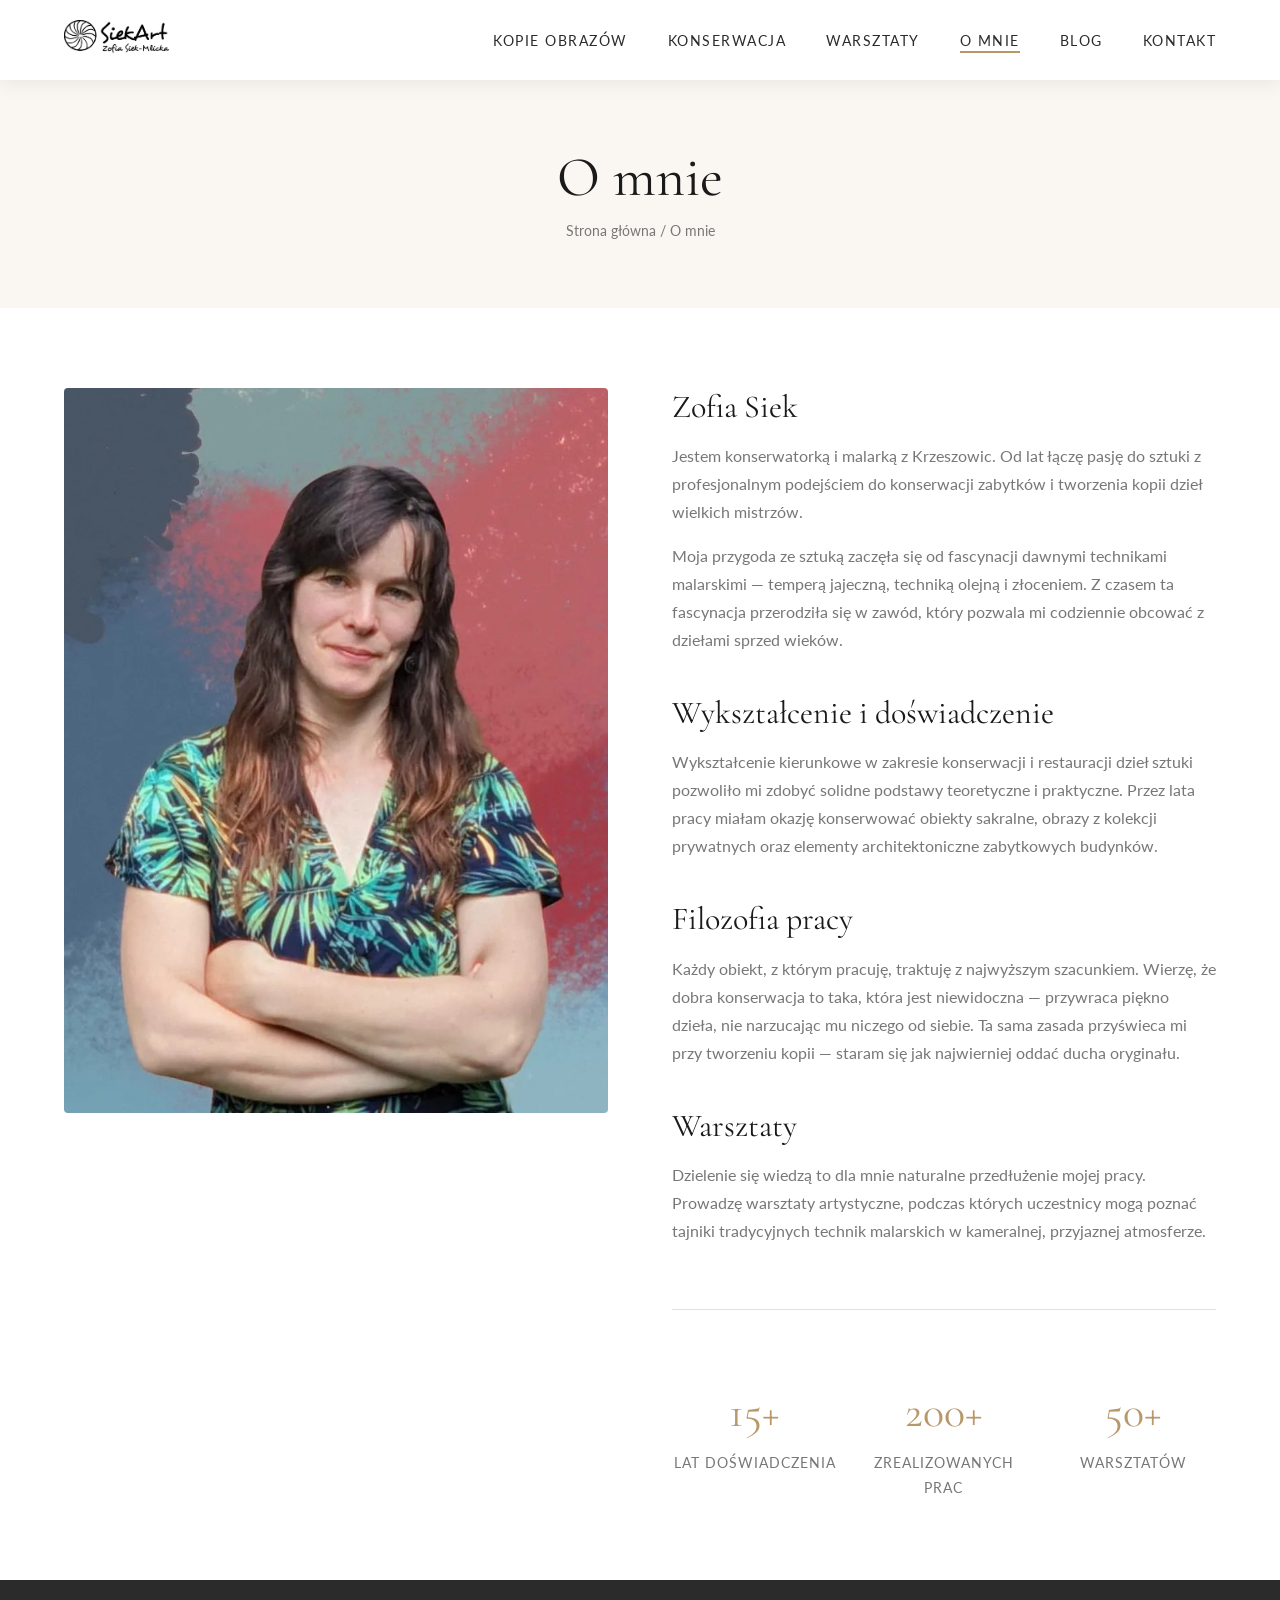
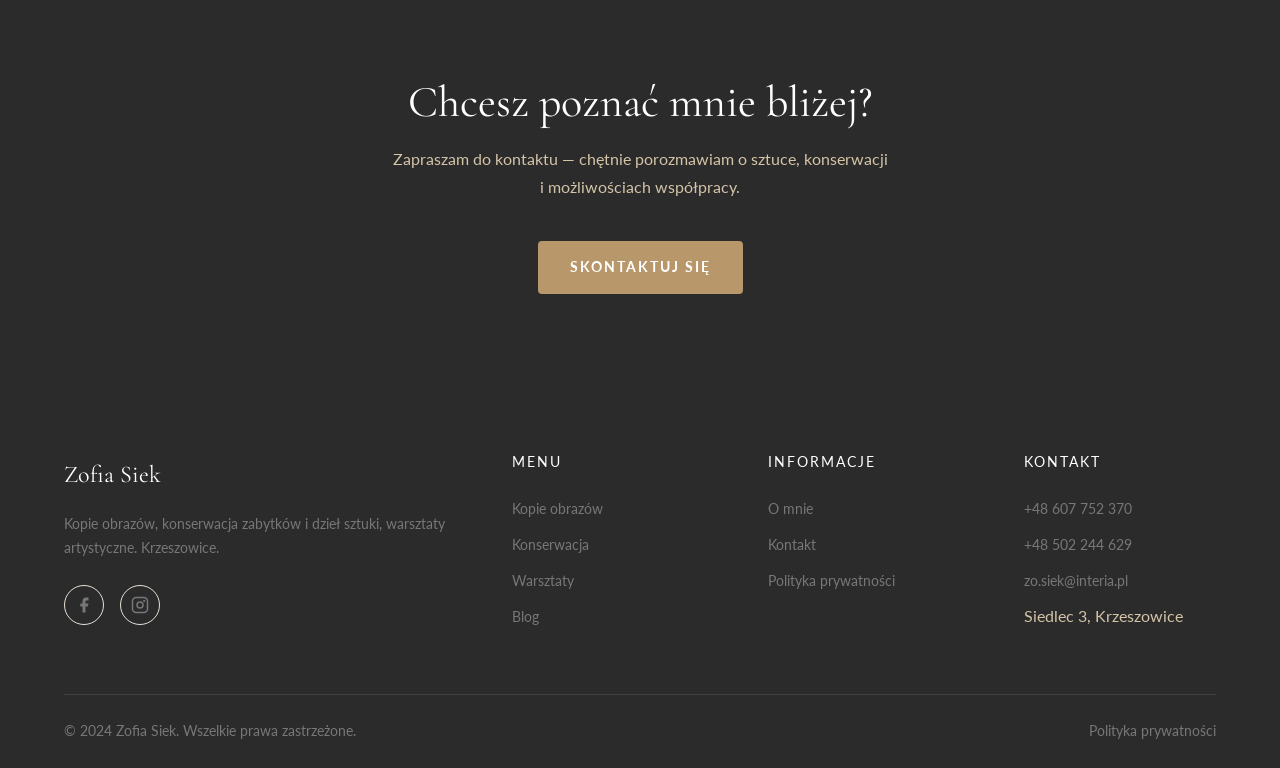
<file: o-mnie.html>
<!DOCTYPE html>
<html lang="pl">
<head>
  <meta charset="UTF-8">
  <meta name="viewport" content="width=device-width, initial-scale=1.0">
  <title>O mnie — Zofia Siek</title>
  <meta name="description" content="Zofia Siek — konserwatorka i malarka z Krzeszowic. Kopie obrazów, konserwacja zabytków, warsztaty artystyczne.">
  <meta name="robots" content="index, follow">
  <link rel="canonical" href="https://zofiasiek.pl/o-mnie.html">

  <meta property="og:type" content="profile">
  <meta property="og:title" content="O mnie — Zofia Siek">
  <meta property="og:description" content="Zofia Siek — konserwatorka i malarka z Krzeszowic.">
  <meta property="og:url" content="https://zofiasiek.pl/o-mnie.html">
  <meta property="og:locale" content="pl_PL">

  <link rel="preconnect" href="https://fonts.googleapis.com">
  <link rel="preconnect" href="https://fonts.gstatic.com" crossorigin>
  <link href="https://fonts.googleapis.com/css2?family=Cormorant+Garamond:ital,wght@0,400;0,500;0,600;1,400&family=Lato:wght@300;400;700&display=swap" rel="stylesheet">
  <link rel="icon" type="image/svg+xml" href="img/favicon.svg">
  <link rel="stylesheet" href="css/style.css">

  <script type="application/ld+json">
  {
    "@context": "https://schema.org",
    "@type": "Person",
    "name": "Zofia Siek",
    "jobTitle": "Konserwatorka i malarka",
    "url": "https://zofiasiek.pl",
    "address": {
      "@type": "PostalAddress",
      "streetAddress": "Siedlec 3",
      "addressLocality": "Krzeszowice",
      "addressCountry": "PL"
    },
    "sameAs": [
      "https://pl-pl.facebook.com/Zofia.siekart",
      "https://www.instagram.com/zofia.siekart/"
    ]
  }
  </script>
</head>
<body>

  <header class="header header--solid">
    <div class="header__inner">
      <a href="index.html" class="header__logo"><img src="img/logo.png" alt="Zofia Siek"></a>
      <nav>
        <button class="nav__toggle" aria-label="Otwórz menu nawigacji"><span></span><span></span><span></span></button>
        <ul class="nav__list">
          <li><a href="kopie-obrazow.html" class="nav__link">Kopie obrazów</a></li>
          <li><a href="konserwacja.html" class="nav__link">Konserwacja</a></li>
          <li><a href="warsztaty.html" class="nav__link">Warsztaty</a></li>
          <li><a href="o-mnie.html" class="nav__link nav__link--active">O mnie</a></li>
          <li><a href="blog.html" class="nav__link">Blog</a></li>
          <li><a href="kontakt.html" class="nav__link">Kontakt</a></li>
                  <li class="nav__footer">
            <div class="nav__footer-contact">
              <a href="tel:+48607752370">+48 607 752 370</a>
              <a href="mailto:zo.siek@interia.pl">zo.siek@interia.pl</a>
            </div>
            <div class="social-links">
              <a href="https://pl-pl.facebook.com/Zofia.siekart" target="_blank" rel="noopener noreferrer" aria-label="Facebook"><svg viewBox="0 0 24 24"><path d="M18 2h-3a5 5 0 00-5 5v3H7v4h3v8h4v-8h3l1-4h-4V7a1 1 0 011-1h3z"/></svg></a>
              <a href="https://www.instagram.com/zofia.siekart/" target="_blank" rel="noopener noreferrer" aria-label="Instagram"><svg viewBox="0 0 24 24"><rect x="2" y="2" width="20" height="20" rx="5" ry="5" fill="none" stroke="currentColor" stroke-width="2"/><circle cx="12" cy="12" r="4" fill="none" stroke="currentColor" stroke-width="2"/><circle cx="17.5" cy="6.5" r="1.5"/></svg></a>
            </div>
          </li>
        </ul>
      </nav>
    </div>
  </header>
  <div class="mobile-nav-overlay"></div>

  <section class="page-header">
    <div class="container">
      <h1 class="page-header__title">O mnie</h1>
      <p class="page-header__breadcrumb"><a href="index.html">Strona główna</a> / O mnie</p>
    </div>
  </section>

  <section class="section">
    <div class="container">
      <div class="about-content">
        <div class="about-image reveal">
          <img src="img/zofia-siek.jpg" alt="Zofia Siek — konserwatorka i malarka z Krzeszowic">
        </div>
        <div class="about-text">
          <h3 class="reveal">Zofia Siek</h3>
          <p class="reveal">
            Jestem konserwatorką i malarką z Krzeszowic. Od lat łączę pasję do sztuki z profesjonalnym podejściem do konserwacji zabytków i tworzenia kopii dzieł wielkich mistrzów.
          </p>
          <p class="reveal">
            Moja przygoda ze sztuką zaczęła się od fascynacji dawnymi technikami malarskimi — temperą jajeczną, techniką olejną i złoceniem. Z czasem ta fascynacja przerodziła się w zawód, który pozwala mi codziennie obcować z dziełami sprzed wieków.
          </p>

          <h3 class="reveal">Wykształcenie i doświadczenie</h3>
          <p class="reveal">
            Wykształcenie kierunkowe w zakresie konserwacji i restauracji dzieł sztuki pozwoliło mi zdobyć solidne podstawy teoretyczne i praktyczne. Przez lata pracy miałam okazję konserwować obiekty sakralne, obrazy z kolekcji prywatnych oraz elementy architektoniczne zabytkowych budynków.
          </p>

          <h3 class="reveal">Filozofia pracy</h3>
          <p class="reveal">
            Każdy obiekt, z którym pracuję, traktuję z najwyższym szacunkiem. Wierzę, że dobra konserwacja to taka, która jest niewidoczna — przywraca piękno dzieła, nie narzucając mu niczego od siebie. Ta sama zasada przyświeca mi przy tworzeniu kopii — staram się jak najwierniej oddać ducha oryginału.
          </p>

          <h3 class="reveal">Warsztaty</h3>
          <p class="reveal">
            Dzielenie się wiedzą to dla mnie naturalne przedłużenie mojej pracy. Prowadzę warsztaty artystyczne, podczas których uczestnicy mogą poznać tajniki tradycyjnych technik malarskich w kameralnej, przyjaznej atmosferze.
          </p>

          <div class="about-stats reveal">
            <div class="about-stat">
              <div class="about-stat__number">15+</div>
              <div class="about-stat__label">Lat doświadczenia</div>
            </div>
            <div class="about-stat">
              <div class="about-stat__number">200+</div>
              <div class="about-stat__label">Zrealizowanych prac</div>
            </div>
            <div class="about-stat">
              <div class="about-stat__number">50+</div>
              <div class="about-stat__label">Warsztatów</div>
            </div>
          </div>
        </div>
      </div>
    </div>
  </section>

  <!-- CTA -->
  <section class="section section--dark cta">
    <div class="container">
      <h2 class="cta__title reveal">Chcesz poznać mnie bliżej?</h2>
      <p class="cta__text reveal">Zapraszam do kontaktu — chętnie porozmawiam o sztuce, konserwacji i możliwościach współpracy.</p>
      <a href="kontakt.html" class="btn btn--primary reveal">Skontaktuj się</a>
    </div>
  </section>

  <footer class="footer">
    <div class="container">
      <div class="footer__grid">
        <div>
          <div class="footer__brand">Zofia Siek</div>
          <p class="footer__description">Kopie obrazów, konserwacja zabytków i dzieł sztuki, warsztaty artystyczne. Krzeszowice.</p>
          <div class="social-links">
            <a href="https://pl-pl.facebook.com/Zofia.siekart" target="_blank" rel="noopener noreferrer" aria-label="Facebook"><svg viewBox="0 0 24 24"><path d="M18 2h-3a5 5 0 00-5 5v3H7v4h3v8h4v-8h3l1-4h-4V7a1 1 0 011-1h3z"/></svg></a>
            <a href="https://www.instagram.com/zofia.siekart/" target="_blank" rel="noopener noreferrer" aria-label="Instagram"><svg viewBox="0 0 24 24"><rect x="2" y="2" width="20" height="20" rx="5" ry="5" fill="none" stroke="currentColor" stroke-width="2"/><circle cx="12" cy="12" r="4" fill="none" stroke="currentColor" stroke-width="2"/><circle cx="17.5" cy="6.5" r="1.5"/></svg></a>
          </div>
        </div>
        <div>
          <h4 class="footer__heading">Menu</h4>
          <ul class="footer__links">
            <li><a href="kopie-obrazow.html">Kopie obrazów</a></li>
            <li><a href="konserwacja.html">Konserwacja</a></li>
            <li><a href="warsztaty.html">Warsztaty</a></li>
            <li><a href="blog.html">Blog</a></li>
          </ul>
        </div>
        <div>
          <h4 class="footer__heading">Informacje</h4>
          <ul class="footer__links">
            <li><a href="o-mnie.html">O mnie</a></li>
            <li><a href="kontakt.html">Kontakt</a></li>
            <li><a href="polityka-prywatnosci.html">Polityka prywatności</a></li>
          </ul>
        </div>
        <div>
          <h4 class="footer__heading">Kontakt</h4>
          <ul class="footer__links">
            <li><a href="tel:+48607752370">+48 607 752 370</a></li>
            <li><a href="tel:+48502244629">+48 502 244 629</a></li>
            <li><a href="mailto:zo.siek@interia.pl">zo.siek@interia.pl</a></li>
            <li>Siedlec 3, Krzeszowice</li>
          </ul>
        </div>
      </div>
      <div class="footer__bottom">
        <span>&copy; 2024 Zofia Siek. Wszelkie prawa zastrzeżone.</span>
        <a href="polityka-prywatnosci.html">Polityka prywatności</a>
      </div>
    </div>
  </footer>

  <a href="tel:+48607752370" class="mobile-cta" aria-label="Zadzwoń"><svg viewBox="0 0 24 24"><path d="M22 16.92v3a2 2 0 01-2.18 2 19.79 19.79 0 01-8.63-3.07 19.5 19.5 0 01-6-6 19.79 19.79 0 01-3.07-8.67A2 2 0 014.11 2h3a2 2 0 012 1.72 12.84 12.84 0 00.7 2.81 2 2 0 01-.45 2.11L8.09 9.91a16 16 0 006 6l1.27-1.27a2 2 0 012.11-.45 12.84 12.84 0 002.81.7A2 2 0 0122 16.92z"/></svg></a>
  <button class="scroll-top" aria-label="Wróć na górę"><svg viewBox="0 0 24 24"><polyline points="18 15 12 9 6 15"/></svg></button>

  <script src="js/main.js"></script>
</body>
</html>
</file>
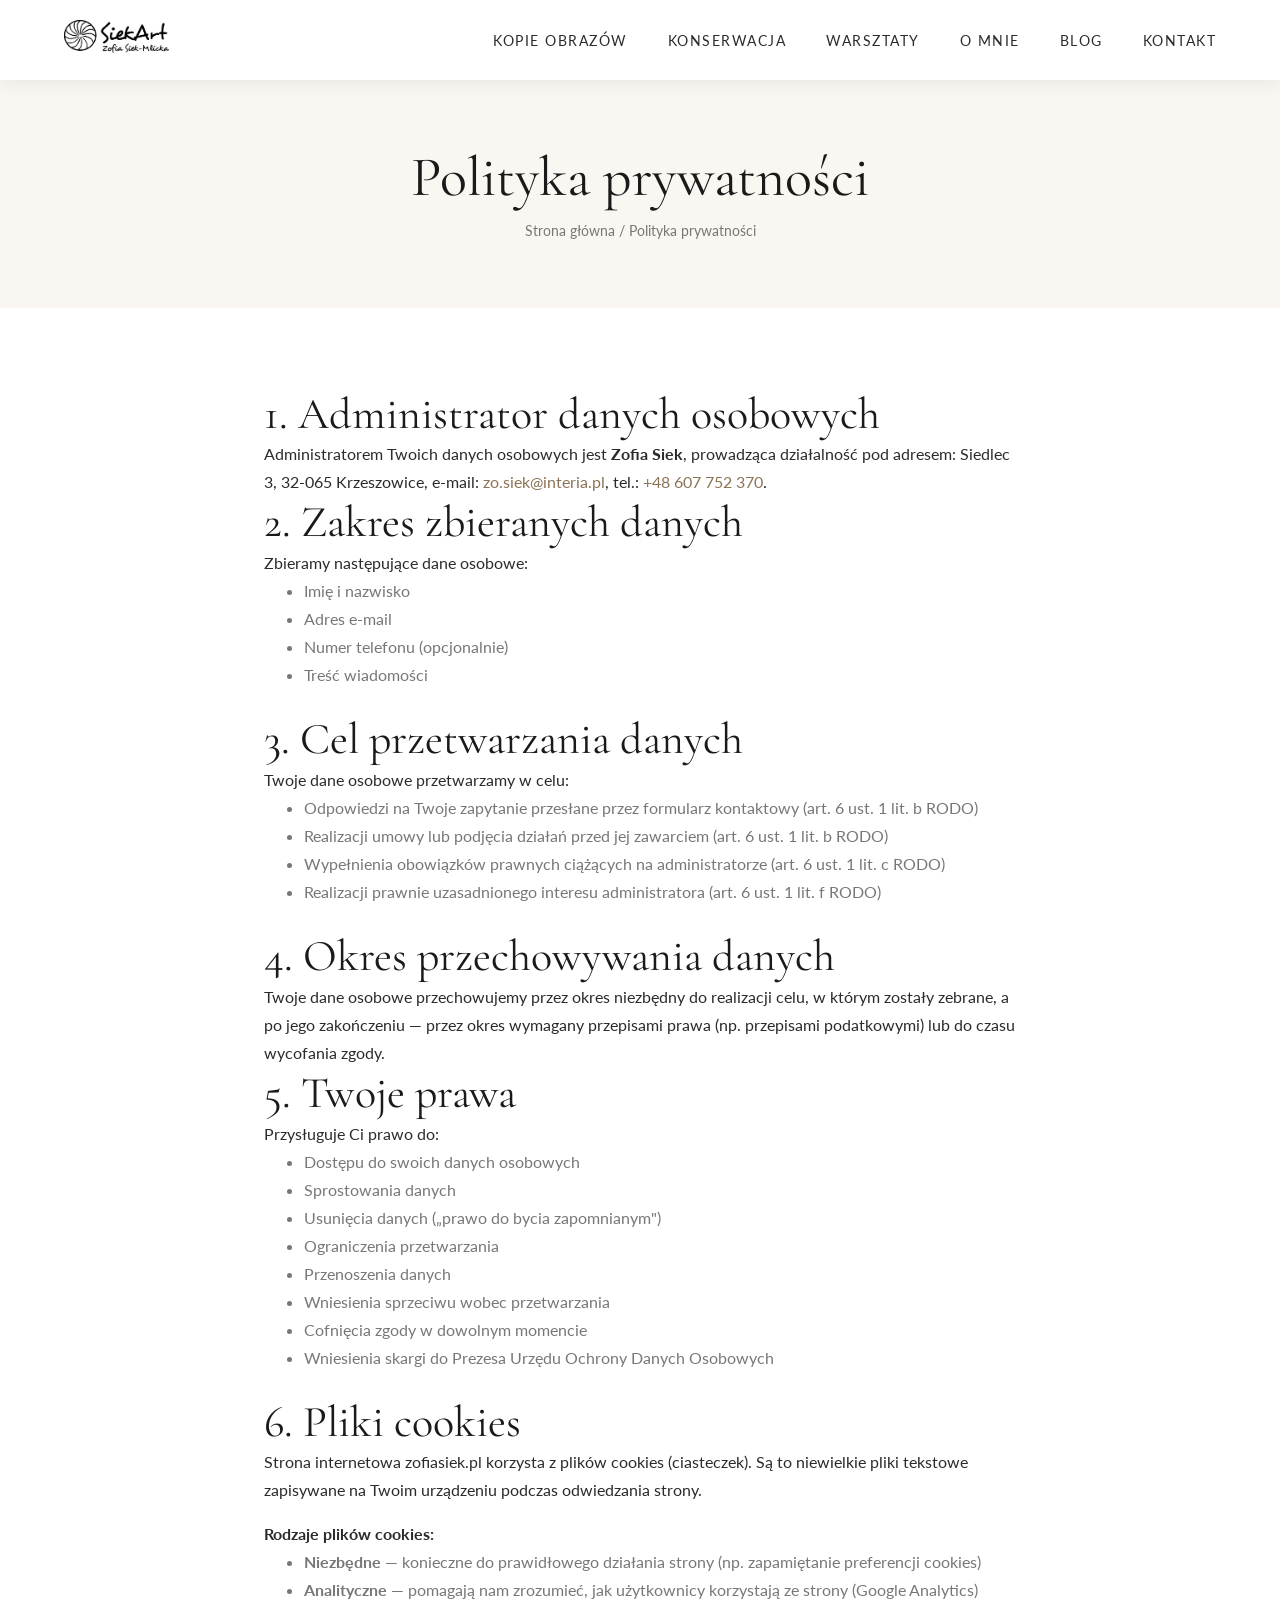
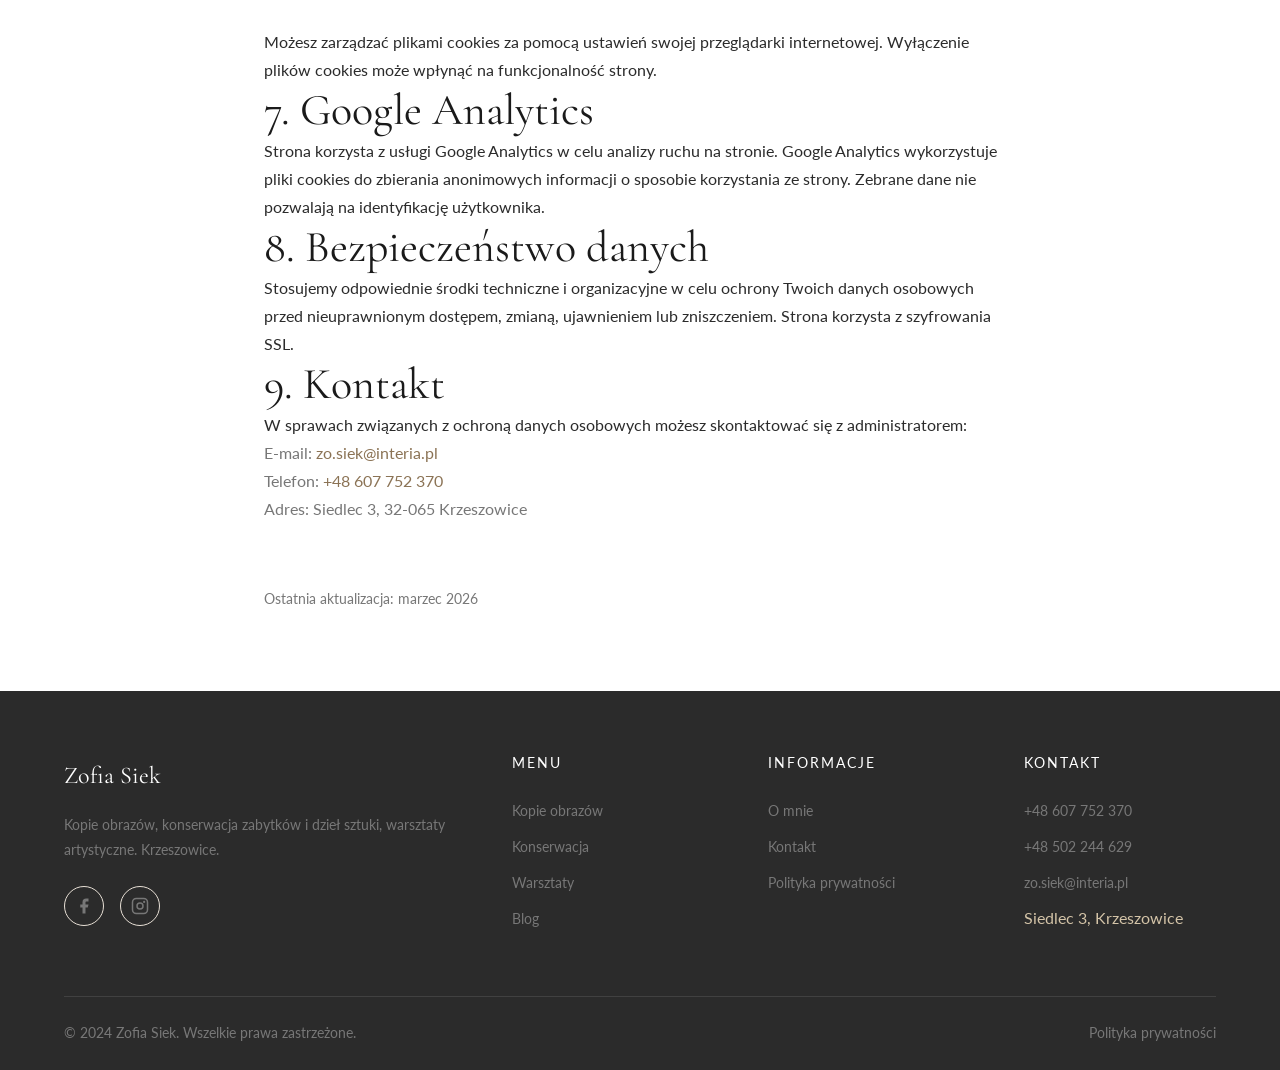
<file: polityka-prywatnosci.html>
<!DOCTYPE html>
<html lang="pl">
<head>
  <meta charset="UTF-8">
  <meta name="viewport" content="width=device-width, initial-scale=1.0">
  <title>Polityka prywatności — Zofia Siek</title>
  <meta name="description" content="Polityka prywatności i informacja o przetwarzaniu danych osobowych — Zofia Siek.">
  <meta name="robots" content="noindex, follow">
  <link rel="canonical" href="https://zofiasiek.pl/polityka-prywatnosci.html">

  <link rel="preconnect" href="https://fonts.googleapis.com">
  <link rel="preconnect" href="https://fonts.gstatic.com" crossorigin>
  <link href="https://fonts.googleapis.com/css2?family=Cormorant+Garamond:ital,wght@0,400;0,500;0,600;1,400&family=Lato:wght@300;400;700&display=swap" rel="stylesheet">
  <link rel="icon" type="image/svg+xml" href="img/favicon.svg">
  <link rel="stylesheet" href="css/style.css">
</head>
<body>

  <header class="header header--solid">
    <div class="header__inner">
      <a href="index.html" class="header__logo"><img src="img/logo.png" alt="Zofia Siek"></a>
      <nav>
        <button class="nav__toggle" aria-label="Otwórz menu nawigacji"><span></span><span></span><span></span></button>
        <ul class="nav__list">
          <li><a href="kopie-obrazow.html" class="nav__link">Kopie obrazów</a></li>
          <li><a href="konserwacja.html" class="nav__link">Konserwacja</a></li>
          <li><a href="warsztaty.html" class="nav__link">Warsztaty</a></li>
          <li><a href="o-mnie.html" class="nav__link">O mnie</a></li>
          <li><a href="blog.html" class="nav__link">Blog</a></li>
          <li><a href="kontakt.html" class="nav__link">Kontakt</a></li>
                  <li class="nav__footer">
            <div class="nav__footer-contact">
              <a href="tel:+48607752370">+48 607 752 370</a>
              <a href="mailto:zo.siek@interia.pl">zo.siek@interia.pl</a>
            </div>
            <div class="social-links">
              <a href="https://pl-pl.facebook.com/Zofia.siekart" target="_blank" rel="noopener noreferrer" aria-label="Facebook"><svg viewBox="0 0 24 24"><path d="M18 2h-3a5 5 0 00-5 5v3H7v4h3v8h4v-8h3l1-4h-4V7a1 1 0 011-1h3z"/></svg></a>
              <a href="https://www.instagram.com/zofia.siekart/" target="_blank" rel="noopener noreferrer" aria-label="Instagram"><svg viewBox="0 0 24 24"><rect x="2" y="2" width="20" height="20" rx="5" ry="5" fill="none" stroke="currentColor" stroke-width="2"/><circle cx="12" cy="12" r="4" fill="none" stroke="currentColor" stroke-width="2"/><circle cx="17.5" cy="6.5" r="1.5"/></svg></a>
            </div>
          </li>
        </ul>
      </nav>
    </div>
  </header>
  <div class="mobile-nav-overlay"></div>

  <section class="page-header">
    <div class="container">
      <h1 class="page-header__title">Polityka prywatności</h1>
      <p class="page-header__breadcrumb"><a href="index.html">Strona główna</a> / Polityka prywatności</p>
    </div>
  </section>

  <section class="section">
    <div class="container container--narrow">

      <h2>1. Administrator danych osobowych</h2>
      <p>Administratorem Twoich danych osobowych jest <strong>Zofia Siek</strong>, prowadząca działalność pod adresem: Siedlec 3, 32-065 Krzeszowice, e-mail: <a href="mailto:zo.siek@interia.pl">zo.siek@interia.pl</a>, tel.: <a href="tel:+48607752370">+48 607 752 370</a>.</p>

      <h2>2. Zakres zbieranych danych</h2>
      <p>Zbieramy następujące dane osobowe:</p>
      <ul style="list-style: disc; padding-left: var(--space-lg); margin-bottom: var(--space-md); color: var(--color-muted);">
        <li>Imię i nazwisko</li>
        <li>Adres e-mail</li>
        <li>Numer telefonu (opcjonalnie)</li>
        <li>Treść wiadomości</li>
      </ul>

      <h2>3. Cel przetwarzania danych</h2>
      <p>Twoje dane osobowe przetwarzamy w celu:</p>
      <ul style="list-style: disc; padding-left: var(--space-lg); margin-bottom: var(--space-md); color: var(--color-muted);">
        <li>Odpowiedzi na Twoje zapytanie przesłane przez formularz kontaktowy (art. 6 ust. 1 lit. b RODO)</li>
        <li>Realizacji umowy lub podjęcia działań przed jej zawarciem (art. 6 ust. 1 lit. b RODO)</li>
        <li>Wypełnienia obowiązków prawnych ciążących na administratorze (art. 6 ust. 1 lit. c RODO)</li>
        <li>Realizacji prawnie uzasadnionego interesu administratora (art. 6 ust. 1 lit. f RODO)</li>
      </ul>

      <h2>4. Okres przechowywania danych</h2>
      <p>Twoje dane osobowe przechowujemy przez okres niezbędny do realizacji celu, w którym zostały zebrane, a po jego zakończeniu — przez okres wymagany przepisami prawa (np. przepisami podatkowymi) lub do czasu wycofania zgody.</p>

      <h2>5. Twoje prawa</h2>
      <p>Przysługuje Ci prawo do:</p>
      <ul style="list-style: disc; padding-left: var(--space-lg); margin-bottom: var(--space-md); color: var(--color-muted);">
        <li>Dostępu do swoich danych osobowych</li>
        <li>Sprostowania danych</li>
        <li>Usunięcia danych („prawo do bycia zapomnianym")</li>
        <li>Ograniczenia przetwarzania</li>
        <li>Przenoszenia danych</li>
        <li>Wniesienia sprzeciwu wobec przetwarzania</li>
        <li>Cofnięcia zgody w dowolnym momencie</li>
        <li>Wniesienia skargi do Prezesa Urzędu Ochrony Danych Osobowych</li>
      </ul>

      <h2>6. Pliki cookies</h2>
      <p>Strona internetowa zofiasiek.pl korzysta z plików cookies (ciasteczek). Są to niewielkie pliki tekstowe zapisywane na Twoim urządzeniu podczas odwiedzania strony.</p>
      <p><strong>Rodzaje plików cookies:</strong></p>
      <ul style="list-style: disc; padding-left: var(--space-lg); margin-bottom: var(--space-md); color: var(--color-muted);">
        <li><strong>Niezbędne</strong> — konieczne do prawidłowego działania strony (np. zapamiętanie preferencji cookies)</li>
        <li><strong>Analityczne</strong> — pomagają nam zrozumieć, jak użytkownicy korzystają ze strony (Google Analytics)</li>
      </ul>
      <p>Możesz zarządzać plikami cookies za pomocą ustawień swojej przeglądarki internetowej. Wyłączenie plików cookies może wpłynąć na funkcjonalność strony.</p>

      <h2>7. Google Analytics</h2>
      <p>Strona korzysta z usługi Google Analytics w celu analizy ruchu na stronie. Google Analytics wykorzystuje pliki cookies do zbierania anonimowych informacji o sposobie korzystania ze strony. Zebrane dane nie pozwalają na identyfikację użytkownika.</p>

      <h2>8. Bezpieczeństwo danych</h2>
      <p>Stosujemy odpowiednie środki techniczne i organizacyjne w celu ochrony Twoich danych osobowych przed nieuprawnionym dostępem, zmianą, ujawnieniem lub zniszczeniem. Strona korzysta z szyfrowania SSL.</p>

      <h2>9. Kontakt</h2>
      <p>W sprawach związanych z ochroną danych osobowych możesz skontaktować się z administratorem:</p>
      <ul style="list-style: none; padding: 0; color: var(--color-muted);">
        <li>E-mail: <a href="mailto:zo.siek@interia.pl">zo.siek@interia.pl</a></li>
        <li>Telefon: <a href="tel:+48607752370">+48 607 752 370</a></li>
        <li>Adres: Siedlec 3, 32-065 Krzeszowice</li>
      </ul>

      <p style="margin-top: var(--space-xl); color: var(--color-muted); font-size: var(--fs-sm);">Ostatnia aktualizacja: marzec 2026</p>

    </div>
  </section>

  <footer class="footer">
    <div class="container">
      <div class="footer__grid">
        <div>
          <div class="footer__brand">Zofia Siek</div>
          <p class="footer__description">Kopie obrazów, konserwacja zabytków i dzieł sztuki, warsztaty artystyczne. Krzeszowice.</p>
          <div class="social-links">
            <a href="https://pl-pl.facebook.com/Zofia.siekart" target="_blank" rel="noopener noreferrer" aria-label="Facebook"><svg viewBox="0 0 24 24"><path d="M18 2h-3a5 5 0 00-5 5v3H7v4h3v8h4v-8h3l1-4h-4V7a1 1 0 011-1h3z"/></svg></a>
            <a href="https://www.instagram.com/zofia.siekart/" target="_blank" rel="noopener noreferrer" aria-label="Instagram"><svg viewBox="0 0 24 24"><rect x="2" y="2" width="20" height="20" rx="5" ry="5" fill="none" stroke="currentColor" stroke-width="2"/><circle cx="12" cy="12" r="4" fill="none" stroke="currentColor" stroke-width="2"/><circle cx="17.5" cy="6.5" r="1.5"/></svg></a>
          </div>
        </div>
        <div>
          <h4 class="footer__heading">Menu</h4>
          <ul class="footer__links">
            <li><a href="kopie-obrazow.html">Kopie obrazów</a></li>
            <li><a href="konserwacja.html">Konserwacja</a></li>
            <li><a href="warsztaty.html">Warsztaty</a></li>
            <li><a href="blog.html">Blog</a></li>
          </ul>
        </div>
        <div>
          <h4 class="footer__heading">Informacje</h4>
          <ul class="footer__links">
            <li><a href="o-mnie.html">O mnie</a></li>
            <li><a href="kontakt.html">Kontakt</a></li>
            <li><a href="polityka-prywatnosci.html">Polityka prywatności</a></li>
          </ul>
        </div>
        <div>
          <h4 class="footer__heading">Kontakt</h4>
          <ul class="footer__links">
            <li><a href="tel:+48607752370">+48 607 752 370</a></li>
            <li><a href="tel:+48502244629">+48 502 244 629</a></li>
            <li><a href="mailto:zo.siek@interia.pl">zo.siek@interia.pl</a></li>
            <li>Siedlec 3, Krzeszowice</li>
          </ul>
        </div>
      </div>
      <div class="footer__bottom">
        <span>&copy; 2024 Zofia Siek. Wszelkie prawa zastrzeżone.</span>
        <a href="polityka-prywatnosci.html">Polityka prywatności</a>
      </div>
    </div>
  </footer>

  <a href="tel:+48607752370" class="mobile-cta" aria-label="Zadzwoń"><svg viewBox="0 0 24 24"><path d="M22 16.92v3a2 2 0 01-2.18 2 19.79 19.79 0 01-8.63-3.07 19.5 19.5 0 01-6-6 19.79 19.79 0 01-3.07-8.67A2 2 0 014.11 2h3a2 2 0 012 1.72 12.84 12.84 0 00.7 2.81 2 2 0 01-.45 2.11L8.09 9.91a16 16 0 006 6l1.27-1.27a2 2 0 012.11-.45 12.84 12.84 0 002.81.7A2 2 0 0122 16.92z"/></svg></a>
  <button class="scroll-top" aria-label="Wróć na górę"><svg viewBox="0 0 24 24"><polyline points="18 15 12 9 6 15"/></svg></button>

  <script src="js/main.js"></script>
</body>
</html>
</file>
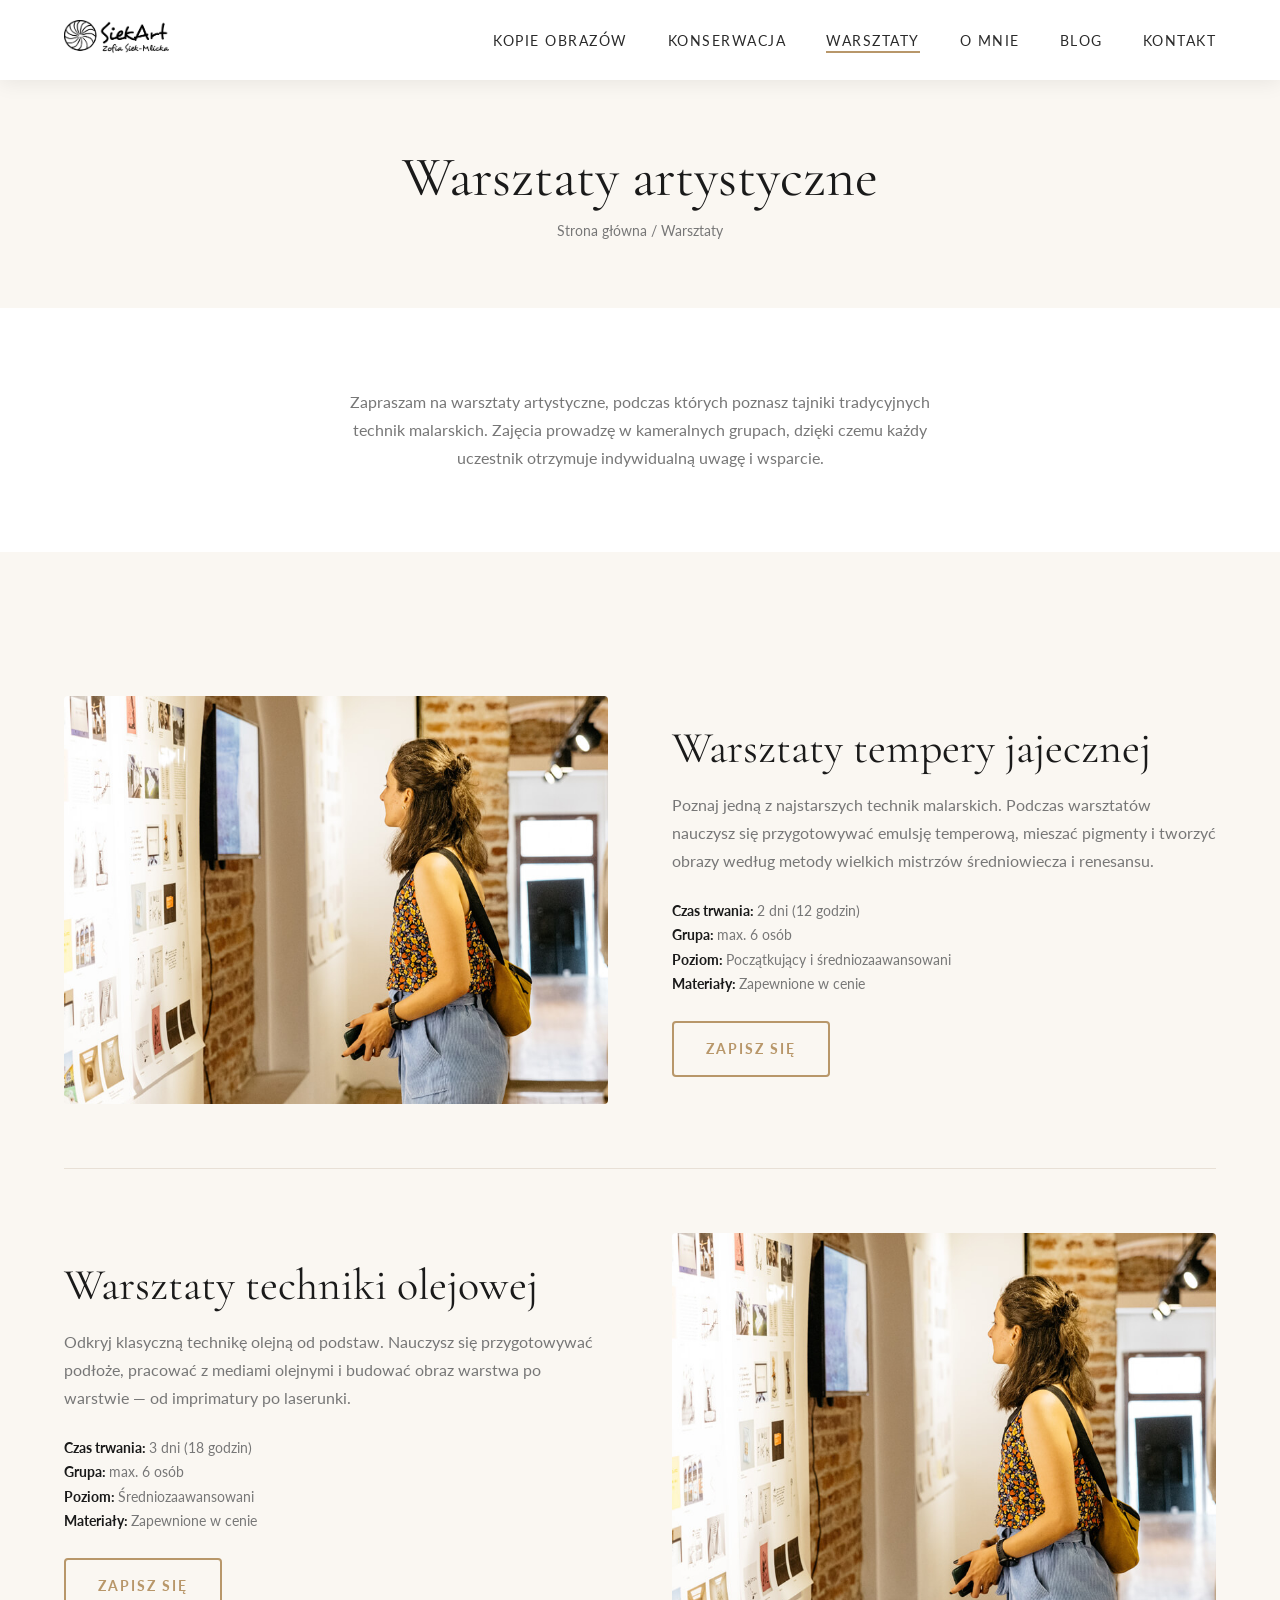
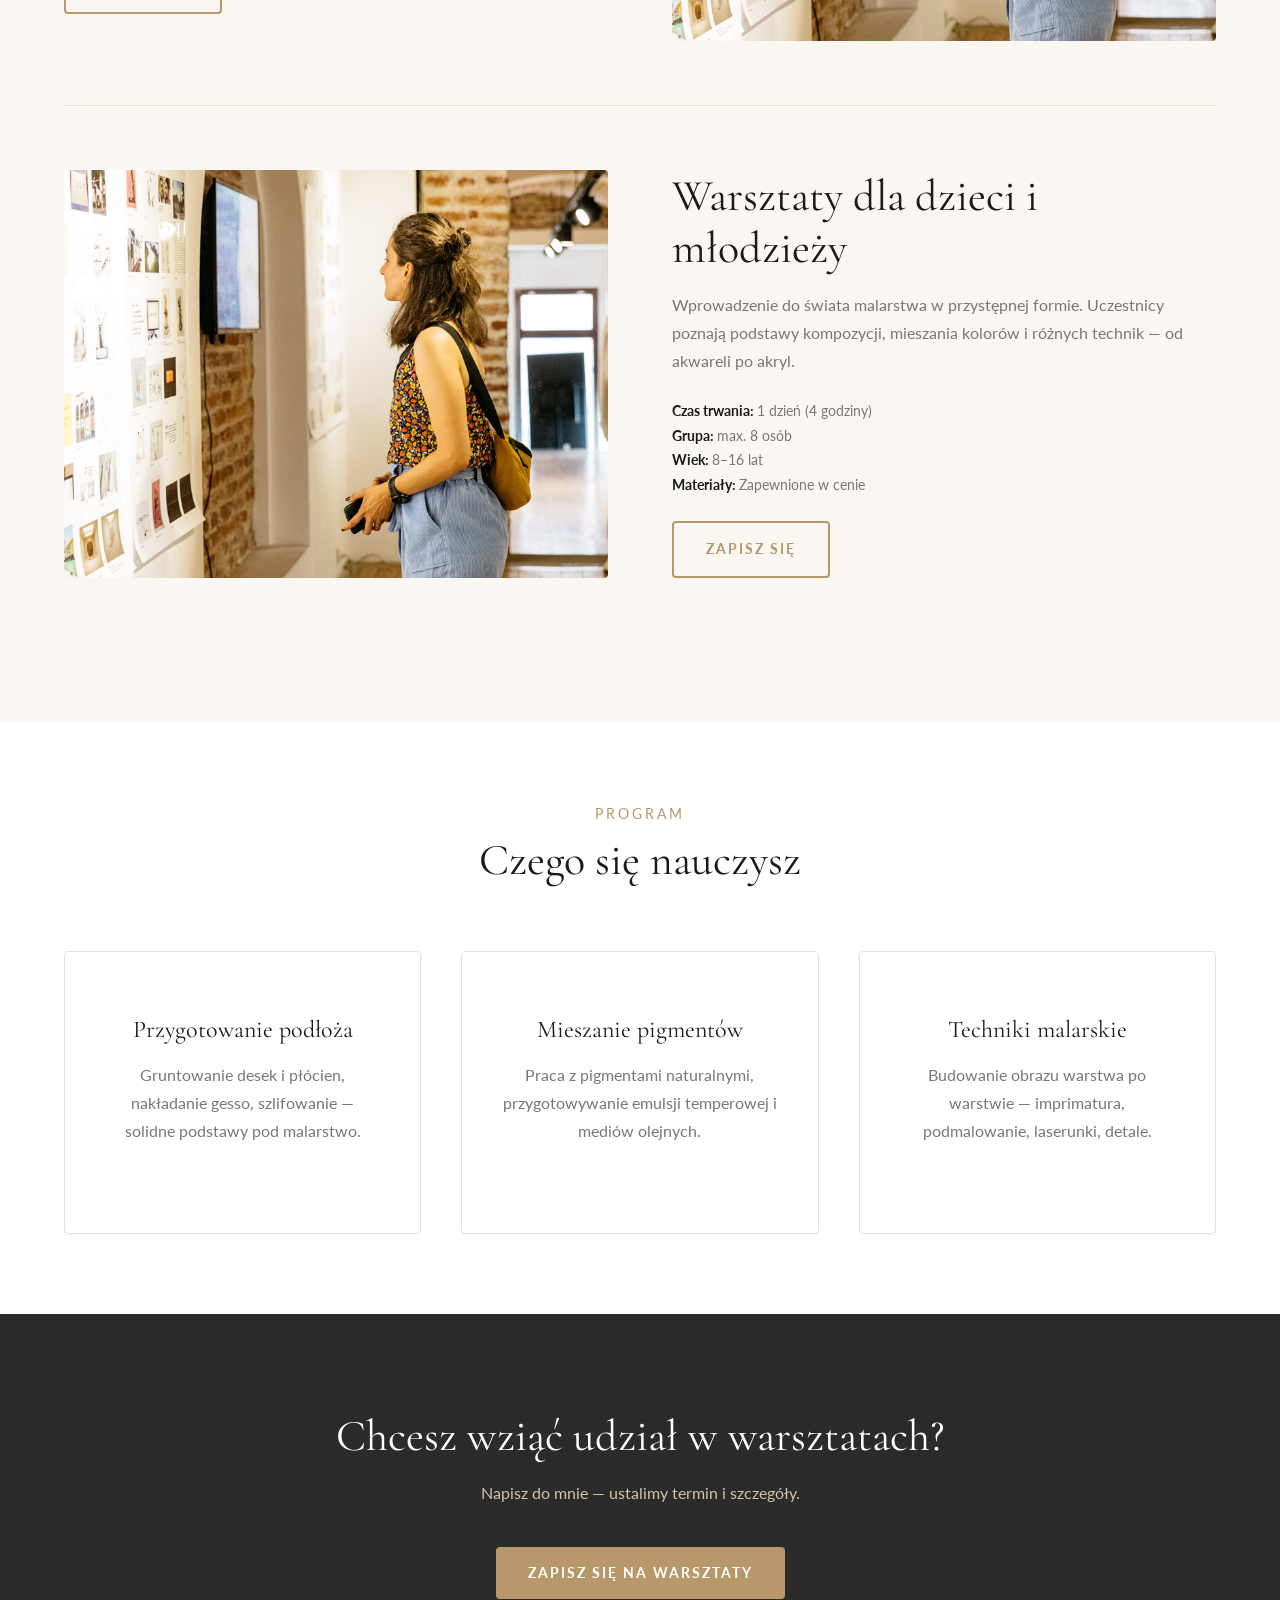
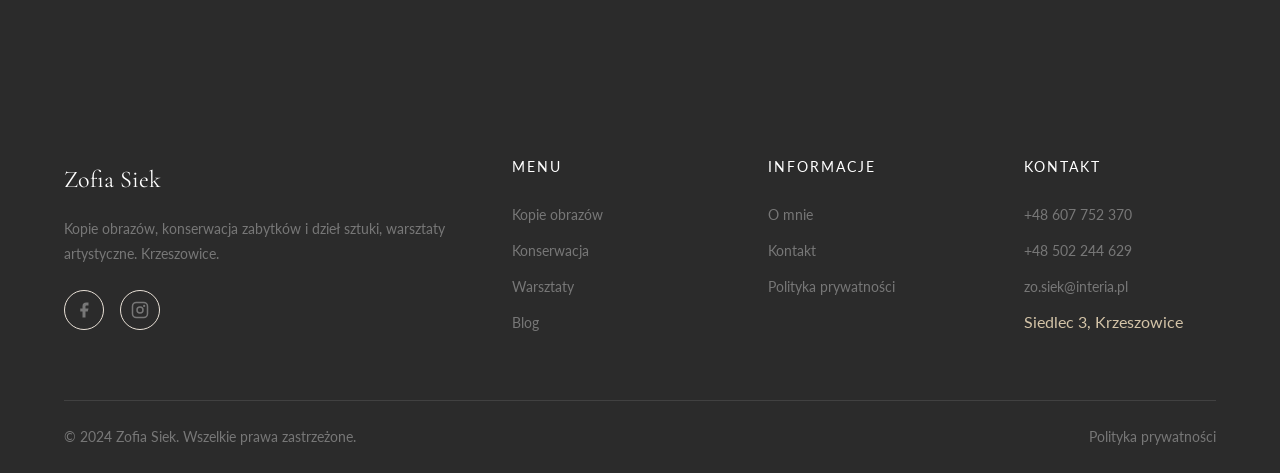
<file: warsztaty.html>
<!DOCTYPE html>
<html lang="pl">
<head>
  <meta charset="UTF-8">
  <meta name="viewport" content="width=device-width, initial-scale=1.0">
  <title>Warsztaty artystyczne — Zofia Siek</title>
  <meta name="description" content="Warsztaty artystyczne inspirowane wielkimi mistrzami malarstwa. Tempera jajeczna, technika olejowa. Kameralne grupy — Zofia Siek, Krzeszowice.">
  <meta name="robots" content="index, follow">
  <link rel="canonical" href="https://zofiasiek.pl/warsztaty.html">

  <meta property="og:type" content="website">
  <meta property="og:title" content="Warsztaty artystyczne — Zofia Siek">
  <meta property="og:description" content="Warsztaty artystyczne inspirowane wielkimi mistrzami malarstwa. Kameralne grupy.">
  <meta property="og:url" content="https://zofiasiek.pl/warsztaty.html">
  <meta property="og:locale" content="pl_PL">

  <link rel="preconnect" href="https://fonts.googleapis.com">
  <link rel="preconnect" href="https://fonts.gstatic.com" crossorigin>
  <link href="https://fonts.googleapis.com/css2?family=Cormorant+Garamond:ital,wght@0,400;0,500;0,600;1,400&family=Lato:wght@300;400;700&display=swap" rel="stylesheet">
  <link rel="icon" type="image/svg+xml" href="img/favicon.svg">
  <link rel="stylesheet" href="css/style.css">

  <script type="application/ld+json">
  {
    "@context": "https://schema.org",
    "@type": "BreadcrumbList",
    "itemListElement": [
      { "@type": "ListItem", "position": 1, "name": "Strona główna", "item": "https://zofiasiek.pl/" },
      { "@type": "ListItem", "position": 2, "name": "Warsztaty", "item": "https://zofiasiek.pl/warsztaty.html" }
    ]
  }
  </script>
</head>
<body>

  <header class="header header--solid">
    <div class="header__inner">
      <a href="index.html" class="header__logo"><img src="img/logo.png" alt="Zofia Siek"></a>
      <nav>
        <button class="nav__toggle" aria-label="Otwórz menu nawigacji"><span></span><span></span><span></span></button>
        <ul class="nav__list">
          <li><a href="kopie-obrazow.html" class="nav__link">Kopie obrazów</a></li>
          <li><a href="konserwacja.html" class="nav__link">Konserwacja</a></li>
          <li><a href="warsztaty.html" class="nav__link nav__link--active">Warsztaty</a></li>
          <li><a href="o-mnie.html" class="nav__link">O mnie</a></li>
          <li><a href="blog.html" class="nav__link">Blog</a></li>
          <li><a href="kontakt.html" class="nav__link">Kontakt</a></li>
                  <li class="nav__footer">
            <div class="nav__footer-contact">
              <a href="tel:+48607752370">+48 607 752 370</a>
              <a href="mailto:zo.siek@interia.pl">zo.siek@interia.pl</a>
            </div>
            <div class="social-links">
              <a href="https://pl-pl.facebook.com/Zofia.siekart" target="_blank" rel="noopener noreferrer" aria-label="Facebook"><svg viewBox="0 0 24 24"><path d="M18 2h-3a5 5 0 00-5 5v3H7v4h3v8h4v-8h3l1-4h-4V7a1 1 0 011-1h3z"/></svg></a>
              <a href="https://www.instagram.com/zofia.siekart/" target="_blank" rel="noopener noreferrer" aria-label="Instagram"><svg viewBox="0 0 24 24"><rect x="2" y="2" width="20" height="20" rx="5" ry="5" fill="none" stroke="currentColor" stroke-width="2"/><circle cx="12" cy="12" r="4" fill="none" stroke="currentColor" stroke-width="2"/><circle cx="17.5" cy="6.5" r="1.5"/></svg></a>
            </div>
          </li>
        </ul>
      </nav>
    </div>
  </header>
  <div class="mobile-nav-overlay"></div>

  <section class="page-header">
    <div class="container">
      <h1 class="page-header__title">Warsztaty artystyczne</h1>
      <p class="page-header__breadcrumb"><a href="index.html">Strona główna</a> / Warsztaty</p>
    </div>
  </section>

  <!-- Intro -->
  <section class="section">
    <div class="container container--narrow text-center">
      <p class="section-description reveal" style="margin-bottom: 0;">
        Zapraszam na warsztaty artystyczne, podczas których poznasz tajniki tradycyjnych technik malarskich. Zajęcia prowadzę w kameralnych grupach, dzięki czemu każdy uczestnik otrzymuje indywidualną uwagę i wsparcie.
      </p>
    </div>
  </section>

  <!-- Workshop 1 -->
  <section class="section section--warm">
    <div class="container">
      <div class="workshop-card reveal">
        <div class="workshop-card__image">
          <img src="img/warsztaty-1.jpg" alt="Warsztaty artystyczne — Zofia Siek" style="width:100%;height:100%;object-fit:cover;">
        </div>
        <div>
          <h2 class="workshop-card__title">Warsztaty tempery jajecznej</h2>
          <p class="workshop-card__text">
            Poznaj jedną z najstarszych technik malarskich. Podczas warsztatów nauczysz się przygotowywać emulsję temperową, mieszać pigmenty i tworzyć obrazy według metody wielkich mistrzów średniowiecza i renesansu.
          </p>
          <dl class="workshop-card__details">
            <dt>Czas trwania</dt><dd>2 dni (12 godzin)</dd>
            <dt>Grupa</dt><dd>max. 6 osób</dd>
            <dt>Poziom</dt><dd>Początkujący i średniozaawansowani</dd>
            <dt>Materiały</dt><dd>Zapewnione w cenie</dd>
          </dl>
          <a href="kontakt.html" class="btn btn--outline">Zapisz się</a>
        </div>
      </div>

      <div class="workshop-card reveal">
        <div class="workshop-card__image">
          <img src="img/warsztaty-1.jpg" alt="Warsztaty artystyczne — Zofia Siek" style="width:100%;height:100%;object-fit:cover;">
        </div>
        <div>
          <h2 class="workshop-card__title">Warsztaty techniki olejowej</h2>
          <p class="workshop-card__text">
            Odkryj klasyczną technikę olejną od podstaw. Nauczysz się przygotowywać podłoże, pracować z mediami olejnymi i budować obraz warstwa po warstwie — od imprimatury po laserunki.
          </p>
          <dl class="workshop-card__details">
            <dt>Czas trwania</dt><dd>3 dni (18 godzin)</dd>
            <dt>Grupa</dt><dd>max. 6 osób</dd>
            <dt>Poziom</dt><dd>Średniozaawansowani</dd>
            <dt>Materiały</dt><dd>Zapewnione w cenie</dd>
          </dl>
          <a href="kontakt.html" class="btn btn--outline">Zapisz się</a>
        </div>
      </div>

      <div class="workshop-card reveal" style="border-bottom: none;">
        <div class="workshop-card__image">
          <img src="img/warsztaty-1.jpg" alt="Warsztaty artystyczne — Zofia Siek" style="width:100%;height:100%;object-fit:cover;">
        </div>
        <div>
          <h2 class="workshop-card__title">Warsztaty dla dzieci i młodzieży</h2>
          <p class="workshop-card__text">
            Wprowadzenie do świata malarstwa w przystępnej formie. Uczestnicy poznają podstawy kompozycji, mieszania kolorów i różnych technik — od akwareli po akryl.
          </p>
          <dl class="workshop-card__details">
            <dt>Czas trwania</dt><dd>1 dzień (4 godziny)</dd>
            <dt>Grupa</dt><dd>max. 8 osób</dd>
            <dt>Wiek</dt><dd>8–16 lat</dd>
            <dt>Materiały</dt><dd>Zapewnione w cenie</dd>
          </dl>
          <a href="kontakt.html" class="btn btn--outline">Zapisz się</a>
        </div>
      </div>
    </div>
  </section>

  <!-- What you'll learn -->
  <section class="section">
    <div class="container">
      <div class="text-center">
        <p class="section-subtitle reveal">Program</p>
        <h2 class="section-title reveal">Czego się nauczysz</h2>
      </div>

      <div class="grid grid--3" style="margin-top: var(--space-xl);">
        <div class="service-card reveal">
          <h3 class="service-card__title">Przygotowanie podłoża</h3>
          <p class="service-card__text">Gruntowanie desek i płócien, nakładanie gesso, szlifowanie — solidne podstawy pod malarstwo.</p>
        </div>
        <div class="service-card reveal">
          <h3 class="service-card__title">Mieszanie pigmentów</h3>
          <p class="service-card__text">Praca z pigmentami naturalnymi, przygotowywanie emulsji temperowej i mediów olejnych.</p>
        </div>
        <div class="service-card reveal">
          <h3 class="service-card__title">Techniki malarskie</h3>
          <p class="service-card__text">Budowanie obrazu warstwa po warstwie — imprimatura, podmalowanie, laserunki, detale.</p>
        </div>
      </div>
    </div>
  </section>

  <!-- CTA -->
  <section class="section section--dark cta">
    <div class="container">
      <h2 class="cta__title reveal">Chcesz wziąć udział w warsztatach?</h2>
      <p class="cta__text reveal">Napisz do mnie — ustalimy termin i szczegóły.</p>
      <a href="kontakt.html" class="btn btn--primary reveal">Zapisz się na warsztaty</a>
    </div>
  </section>

  <footer class="footer">
    <div class="container">
      <div class="footer__grid">
        <div>
          <div class="footer__brand">Zofia Siek</div>
          <p class="footer__description">Kopie obrazów, konserwacja zabytków i dzieł sztuki, warsztaty artystyczne. Krzeszowice.</p>
          <div class="social-links">
            <a href="https://pl-pl.facebook.com/Zofia.siekart" target="_blank" rel="noopener noreferrer" aria-label="Facebook"><svg viewBox="0 0 24 24"><path d="M18 2h-3a5 5 0 00-5 5v3H7v4h3v8h4v-8h3l1-4h-4V7a1 1 0 011-1h3z"/></svg></a>
            <a href="https://www.instagram.com/zofia.siekart/" target="_blank" rel="noopener noreferrer" aria-label="Instagram"><svg viewBox="0 0 24 24"><rect x="2" y="2" width="20" height="20" rx="5" ry="5" fill="none" stroke="currentColor" stroke-width="2"/><circle cx="12" cy="12" r="4" fill="none" stroke="currentColor" stroke-width="2"/><circle cx="17.5" cy="6.5" r="1.5"/></svg></a>
          </div>
        </div>
        <div>
          <h4 class="footer__heading">Menu</h4>
          <ul class="footer__links">
            <li><a href="kopie-obrazow.html">Kopie obrazów</a></li>
            <li><a href="konserwacja.html">Konserwacja</a></li>
            <li><a href="warsztaty.html">Warsztaty</a></li>
            <li><a href="blog.html">Blog</a></li>
          </ul>
        </div>
        <div>
          <h4 class="footer__heading">Informacje</h4>
          <ul class="footer__links">
            <li><a href="o-mnie.html">O mnie</a></li>
            <li><a href="kontakt.html">Kontakt</a></li>
            <li><a href="polityka-prywatnosci.html">Polityka prywatności</a></li>
          </ul>
        </div>
        <div>
          <h4 class="footer__heading">Kontakt</h4>
          <ul class="footer__links">
            <li><a href="tel:+48607752370">+48 607 752 370</a></li>
            <li><a href="tel:+48502244629">+48 502 244 629</a></li>
            <li><a href="mailto:zo.siek@interia.pl">zo.siek@interia.pl</a></li>
            <li>Siedlec 3, Krzeszowice</li>
          </ul>
        </div>
      </div>
      <div class="footer__bottom">
        <span>&copy; 2024 Zofia Siek. Wszelkie prawa zastrzeżone.</span>
        <a href="polityka-prywatnosci.html">Polityka prywatności</a>
      </div>
    </div>
  </footer>

  <a href="tel:+48607752370" class="mobile-cta" aria-label="Zadzwoń"><svg viewBox="0 0 24 24"><path d="M22 16.92v3a2 2 0 01-2.18 2 19.79 19.79 0 01-8.63-3.07 19.5 19.5 0 01-6-6 19.79 19.79 0 01-3.07-8.67A2 2 0 014.11 2h3a2 2 0 012 1.72 12.84 12.84 0 00.7 2.81 2 2 0 01-.45 2.11L8.09 9.91a16 16 0 006 6l1.27-1.27a2 2 0 012.11-.45 12.84 12.84 0 002.81.7A2 2 0 0122 16.92z"/></svg></a>
  <button class="scroll-top" aria-label="Wróć na górę"><svg viewBox="0 0 24 24"><polyline points="18 15 12 9 6 15"/></svg></button>

  <script src="js/main.js"></script>
</body>
</html>
</file>
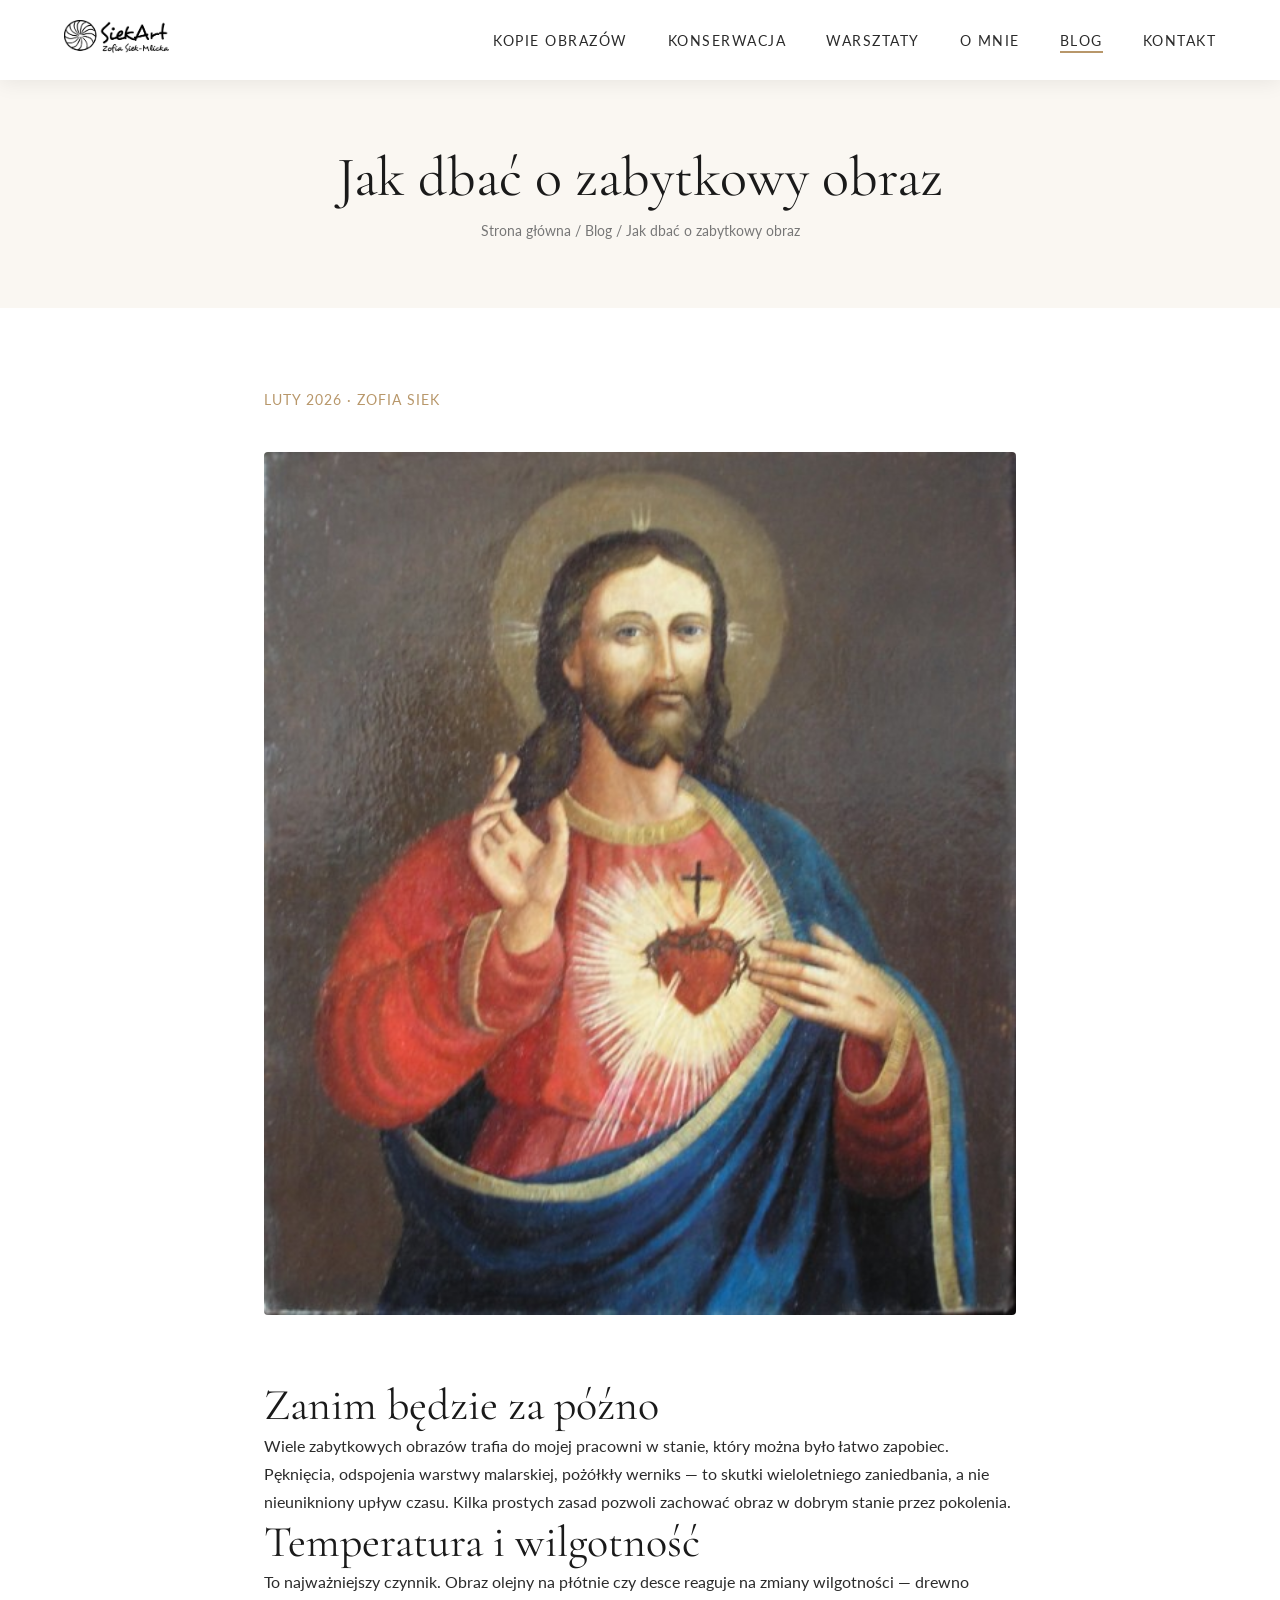
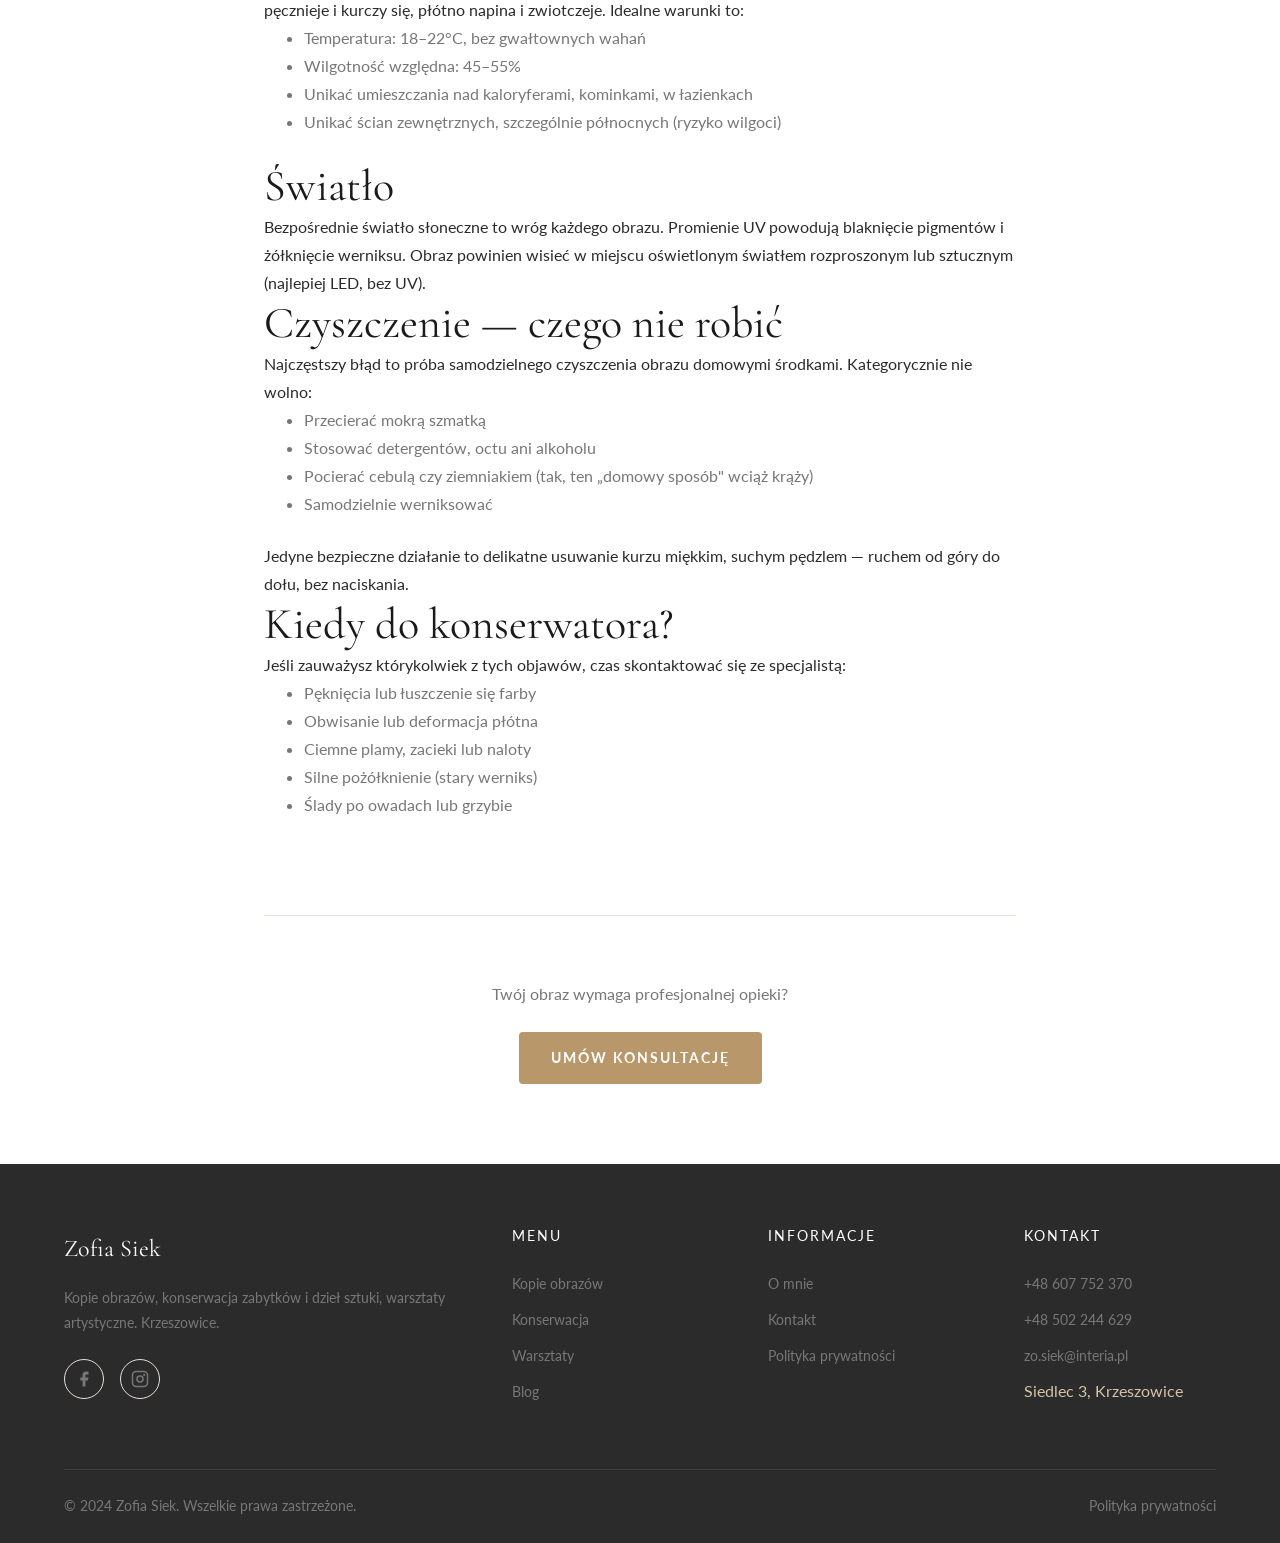
<file: blog/jak-dbac-o-obraz.html>
<!DOCTYPE html>
<html lang="pl">
<head>
  <meta charset="UTF-8">
  <meta name="viewport" content="width=device-width, initial-scale=1.0">
  <title>Jak dbać o zabytkowy obraz — poradnik — Zofia Siek</title>
  <meta name="description" content="Praktyczne wskazówki, jak prawidłowo przechowywać i pielęgnować zabytkowe obrazy, by zachowały swoje piękno na długie lata.">
  <meta name="robots" content="index, follow">
  <link rel="canonical" href="https://zofiasiek.pl/blog/jak-dbac-o-obraz.html">
  <meta property="og:type" content="article">
  <meta property="og:title" content="Jak dbać o zabytkowy obraz — poradnik">
  <meta property="og:locale" content="pl_PL">
  <link rel="preconnect" href="https://fonts.googleapis.com">
  <link rel="preconnect" href="https://fonts.gstatic.com" crossorigin>
  <link href="https://fonts.googleapis.com/css2?family=Cormorant+Garamond:ital,wght@0,400;0,500;0,600;1,400&family=Lato:wght@300;400;700&display=swap" rel="stylesheet">
  <link rel="icon" type="image/svg+xml" href="../img/favicon.svg">
  <link rel="stylesheet" href="../css/style.css">
</head>
<body>
  <header class="header header--solid">
    <div class="header__inner">
      <a href="../index.html" class="header__logo"><img src="../img/logo.png" alt="Zofia Siek"></a>
      <nav>
        <button class="nav__toggle" aria-label="Otwórz menu nawigacji"><span></span><span></span><span></span></button>
        <ul class="nav__list">
          <li><a href="../kopie-obrazow.html" class="nav__link">Kopie obrazów</a></li>
          <li><a href="../konserwacja.html" class="nav__link">Konserwacja</a></li>
          <li><a href="../warsztaty.html" class="nav__link">Warsztaty</a></li>
          <li><a href="../o-mnie.html" class="nav__link">O mnie</a></li>
          <li><a href="../blog.html" class="nav__link nav__link--active">Blog</a></li>
          <li><a href="../kontakt.html" class="nav__link">Kontakt</a></li>
                  <li class="nav__footer">
            <div class="nav__footer-contact">
              <a href="tel:+48607752370">+48 607 752 370</a>
              <a href="mailto:zo.siek@interia.pl">zo.siek@interia.pl</a>
            </div>
            <div class="social-links">
              <a href="https://pl-pl.facebook.com/Zofia.siekart" target="_blank" rel="noopener noreferrer" aria-label="Facebook"><svg viewBox="0 0 24 24"><path d="M18 2h-3a5 5 0 00-5 5v3H7v4h3v8h4v-8h3l1-4h-4V7a1 1 0 011-1h3z"/></svg></a>
              <a href="https://www.instagram.com/zofia.siekart/" target="_blank" rel="noopener noreferrer" aria-label="Instagram"><svg viewBox="0 0 24 24"><rect x="2" y="2" width="20" height="20" rx="5" ry="5" fill="none" stroke="currentColor" stroke-width="2"/><circle cx="12" cy="12" r="4" fill="none" stroke="currentColor" stroke-width="2"/><circle cx="17.5" cy="6.5" r="1.5"/></svg></a>
            </div>
          </li>
        </ul>
      </nav>
    </div>
  </header>
  <div class="mobile-nav-overlay"></div>

  <section class="page-header">
    <div class="container">
      <h1 class="page-header__title">Jak dbać o zabytkowy obraz</h1>
      <p class="page-header__breadcrumb"><a href="../index.html">Strona główna</a> / <a href="../blog.html">Blog</a> / Jak dbać o zabytkowy obraz</p>
    </div>
  </section>

  <article class="section">
    <div class="container container--narrow">
      <p style="color: var(--color-accent); font-size: var(--fs-sm); text-transform: uppercase; letter-spacing: 1px; margin-bottom: var(--space-lg);">Luty 2026 &middot; Zofia Siek</p>

      <img src="../img/konserwacja-serce-po.jpg" alt="Obraz olejny po konserwacji" style="width:100%; border-radius: var(--border-radius); margin-bottom: var(--space-xl);">

      <h2>Zanim będzie za późno</h2>
      <p>Wiele zabytkowych obrazów trafia do mojej pracowni w stanie, który można było łatwo zapobiec. Pęknięcia, odspojenia warstwy malarskiej, pożółkły werniks — to skutki wieloletniego zaniedbania, a nie nieunikniony upływ czasu. Kilka prostych zasad pozwoli zachować obraz w dobrym stanie przez pokolenia.</p>

      <h2>Temperatura i wilgotność</h2>
      <p>To najważniejszy czynnik. Obraz olejny na płótnie czy desce reaguje na zmiany wilgotności — drewno pęcznieje i kurczy się, płótno napina i zwiotczeje. Idealne warunki to:</p>
      <ul style="list-style: disc; padding-left: var(--space-lg); margin-bottom: var(--space-md); color: var(--color-muted);">
        <li>Temperatura: 18–22°C, bez gwałtownych wahań</li>
        <li>Wilgotność względna: 45–55%</li>
        <li>Unikać umieszczania nad kaloryferami, kominkami, w łazienkach</li>
        <li>Unikać ścian zewnętrznych, szczególnie północnych (ryzyko wilgoci)</li>
      </ul>

      <h2>Światło</h2>
      <p>Bezpośrednie światło słoneczne to wróg każdego obrazu. Promienie UV powodują blaknięcie pigmentów i żółknięcie werniksu. Obraz powinien wisieć w miejscu oświetlonym światłem rozproszonym lub sztucznym (najlepiej LED, bez UV).</p>

      <h2>Czyszczenie — czego nie robić</h2>
      <p>Najczęstszy błąd to próba samodzielnego czyszczenia obrazu domowymi środkami. Kategorycznie nie wolno:</p>
      <ul style="list-style: disc; padding-left: var(--space-lg); margin-bottom: var(--space-md); color: var(--color-muted);">
        <li>Przecierać mokrą szmatką</li>
        <li>Stosować detergentów, octu ani alkoholu</li>
        <li>Pocierać cebulą czy ziemniakiem (tak, ten „domowy sposób" wciąż krąży)</li>
        <li>Samodzielnie werniksować</li>
      </ul>
      <p>Jedyne bezpieczne działanie to delikatne usuwanie kurzu miękkim, suchym pędzlem — ruchem od góry do dołu, bez naciskania.</p>

      <h2>Kiedy do konserwatora?</h2>
      <p>Jeśli zauważysz którykolwiek z tych objawów, czas skontaktować się ze specjalistą:</p>
      <ul style="list-style: disc; padding-left: var(--space-lg); margin-bottom: var(--space-md); color: var(--color-muted);">
        <li>Pęknięcia lub łuszczenie się farby</li>
        <li>Obwisanie lub deformacja płótna</li>
        <li>Ciemne plamy, zacieki lub naloty</li>
        <li>Silne pożółknienie (stary werniks)</li>
        <li>Ślady po owadach lub grzybie</li>
      </ul>

      <div style="margin-top: var(--space-2xl); padding-top: var(--space-xl); border-top: 1px solid var(--color-border); text-align: center;">
        <p style="color: var(--color-muted); margin-bottom: var(--space-md);">Twój obraz wymaga profesjonalnej opieki?</p>
        <a href="../kontakt.html" class="btn btn--primary">Umów konsultację</a>
      </div>
    </div>
  </article>

  <footer class="footer">
    <div class="container">
      <div class="footer__grid">
        <div>
          <div class="footer__brand">Zofia Siek</div>
          <p class="footer__description">Kopie obrazów, konserwacja zabytków i dzieł sztuki, warsztaty artystyczne. Krzeszowice.</p>
          <div class="social-links">
            <a href="https://pl-pl.facebook.com/Zofia.siekart" target="_blank" rel="noopener noreferrer" aria-label="Facebook"><svg viewBox="0 0 24 24"><path d="M18 2h-3a5 5 0 00-5 5v3H7v4h3v8h4v-8h3l1-4h-4V7a1 1 0 011-1h3z"/></svg></a>
            <a href="https://www.instagram.com/zofia.siekart/" target="_blank" rel="noopener noreferrer" aria-label="Instagram"><svg viewBox="0 0 24 24"><rect x="2" y="2" width="20" height="20" rx="5" ry="5" fill="none" stroke="currentColor" stroke-width="2"/><circle cx="12" cy="12" r="4" fill="none" stroke="currentColor" stroke-width="2"/><circle cx="17.5" cy="6.5" r="1.5"/></svg></a>
          </div>
        </div>
        <div><h4 class="footer__heading">Menu</h4><ul class="footer__links"><li><a href="../kopie-obrazow.html">Kopie obrazów</a></li><li><a href="../konserwacja.html">Konserwacja</a></li><li><a href="../warsztaty.html">Warsztaty</a></li><li><a href="../blog.html">Blog</a></li></ul></div>
        <div><h4 class="footer__heading">Informacje</h4><ul class="footer__links"><li><a href="../o-mnie.html">O mnie</a></li><li><a href="../kontakt.html">Kontakt</a></li><li><a href="../polityka-prywatnosci.html">Polityka prywatności</a></li></ul></div>
        <div><h4 class="footer__heading">Kontakt</h4><ul class="footer__links"><li><a href="tel:+48607752370">+48 607 752 370</a></li><li><a href="tel:+48502244629">+48 502 244 629</a></li><li><a href="mailto:zo.siek@interia.pl">zo.siek@interia.pl</a></li><li>Siedlec 3, Krzeszowice</li></ul></div>
      </div>
      <div class="footer__bottom"><span>&copy; 2024 Zofia Siek. Wszelkie prawa zastrzeżone.</span><a href="../polityka-prywatnosci.html">Polityka prywatności</a></div>
    </div>
  </footer>
  <a href="tel:+48607752370" class="mobile-cta" aria-label="Zadzwoń"><svg viewBox="0 0 24 24"><path d="M22 16.92v3a2 2 0 01-2.18 2 19.79 19.79 0 01-8.63-3.07 19.5 19.5 0 01-6-6 19.79 19.79 0 01-3.07-8.67A2 2 0 014.11 2h3a2 2 0 012 1.72 12.84 12.84 0 00.7 2.81 2 2 0 01-.45 2.11L8.09 9.91a16 16 0 006 6l1.27-1.27a2 2 0 012.11-.45 12.84 12.84 0 002.81.7A2 2 0 0122 16.92z"/></svg></a>
  <button class="scroll-top" aria-label="Wróć na górę"><svg viewBox="0 0 24 24"><polyline points="18 15 12 9 6 15"/></svg></button>
  <script src="../js/main.js"></script>
</body>
</html>
</file>
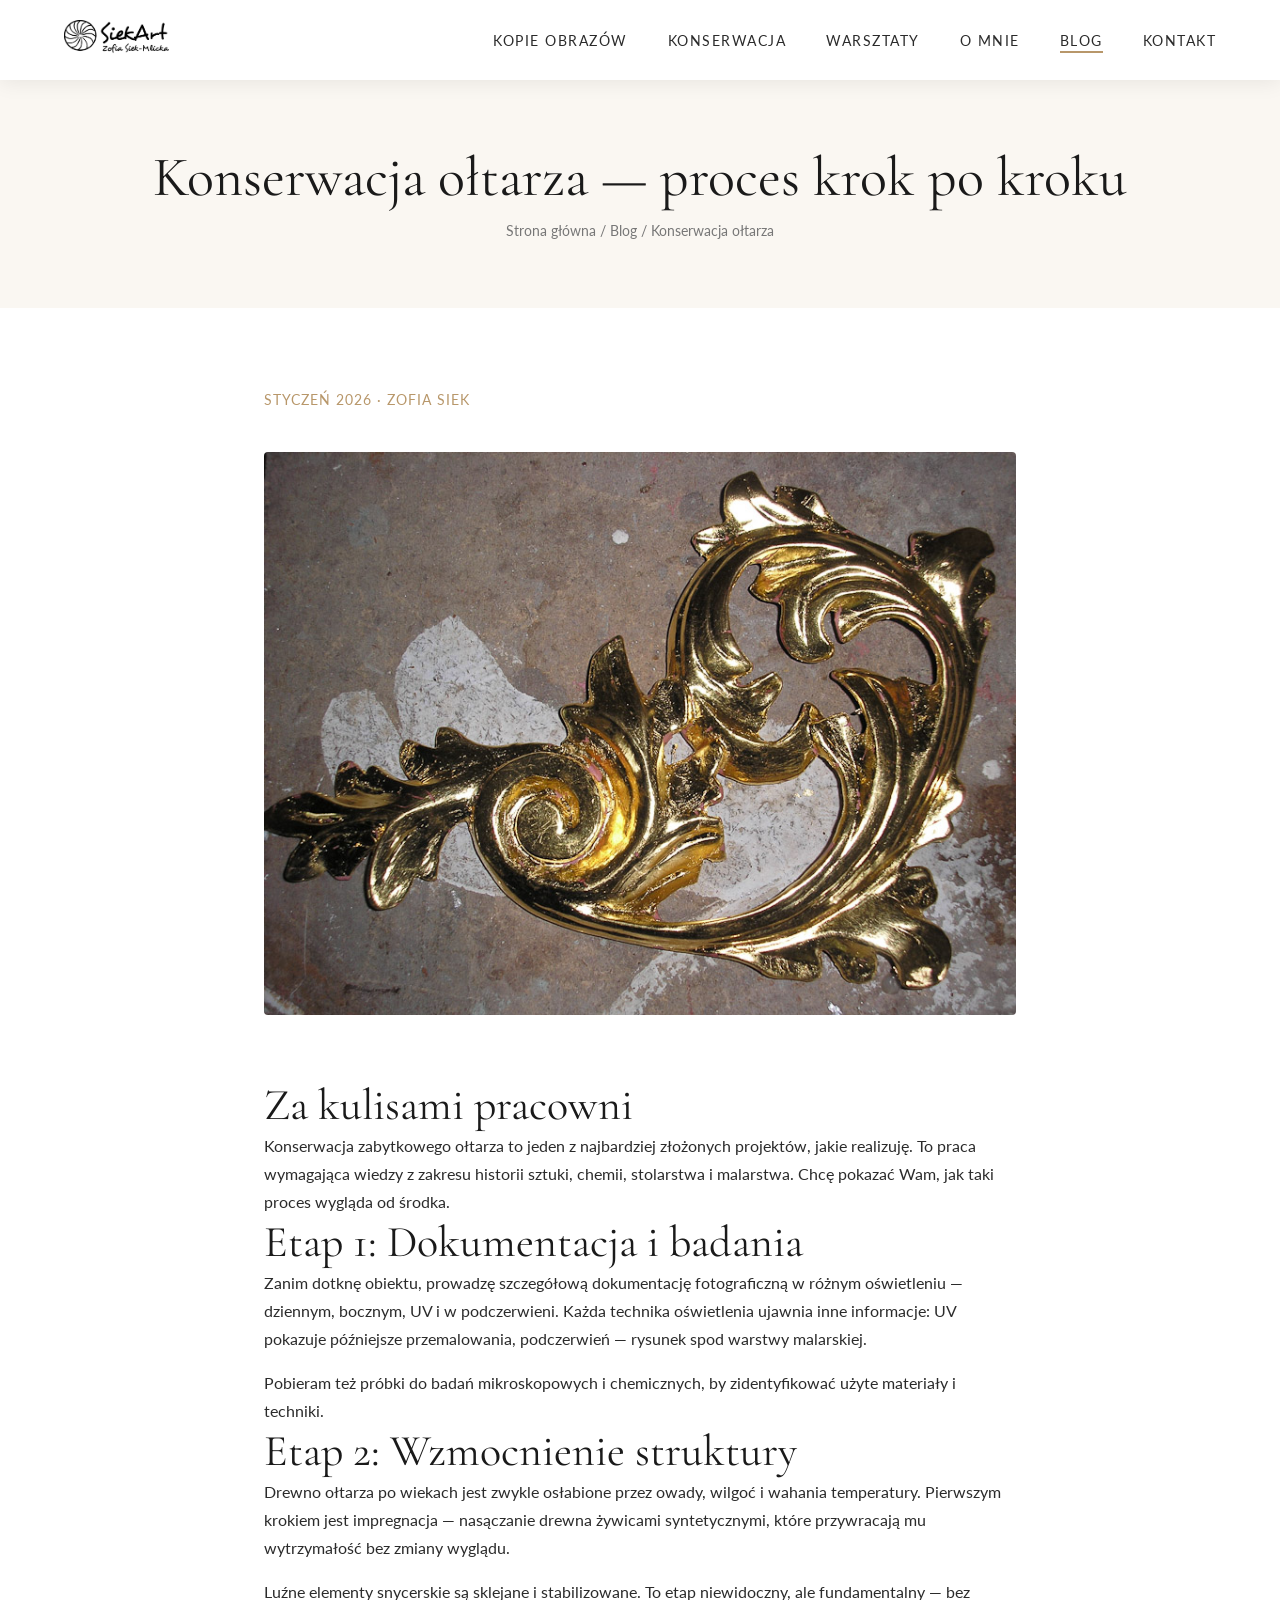
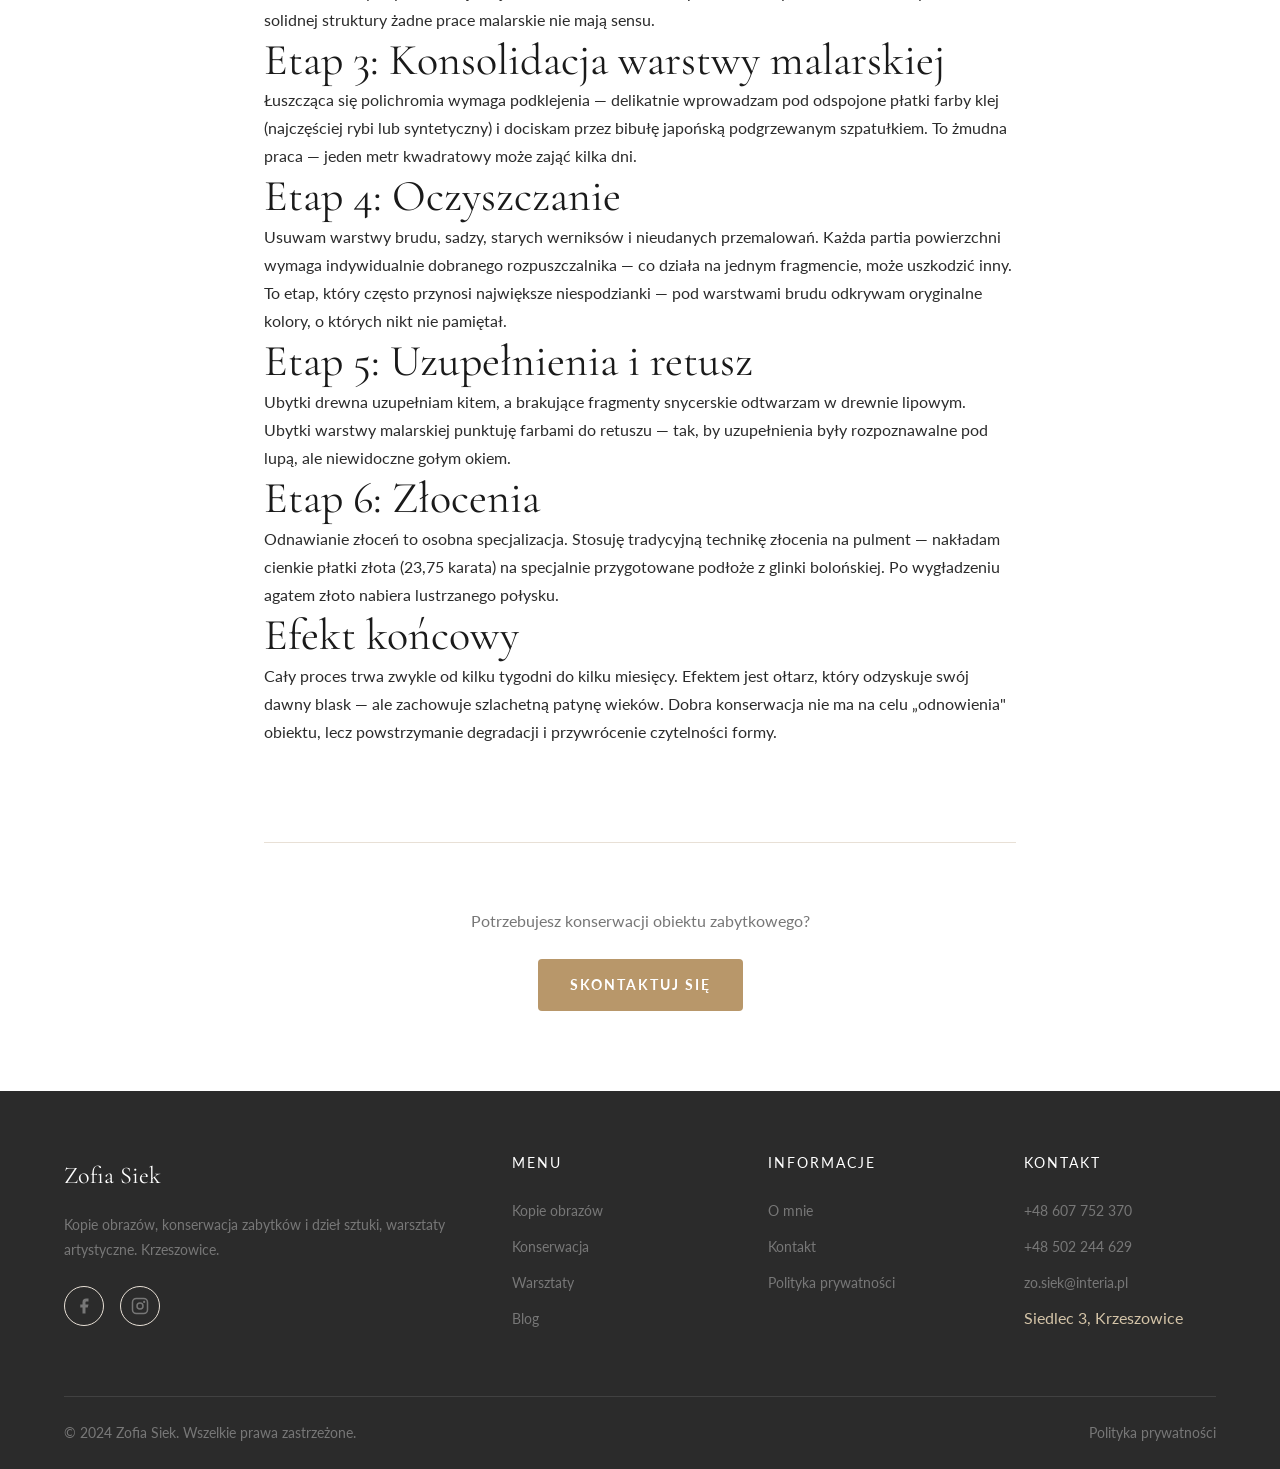
<file: blog/konserwacja-oltarza.html>
<!DOCTYPE html>
<html lang="pl">
<head>
  <meta charset="UTF-8">
  <meta name="viewport" content="width=device-width, initial-scale=1.0">
  <title>Konserwacja ołtarza — proces krok po kroku — Zofia Siek</title>
  <meta name="description" content="Zapraszam za kulisy mojej pracy. Pokażę, jak wygląda proces konserwacji drewnianego ołtarza z XVIII wieku.">
  <meta name="robots" content="index, follow">
  <link rel="canonical" href="https://zofiasiek.pl/blog/konserwacja-oltarza.html">
  <meta property="og:type" content="article">
  <meta property="og:title" content="Konserwacja ołtarza — proces krok po kroku">
  <meta property="og:locale" content="pl_PL">
  <link rel="preconnect" href="https://fonts.googleapis.com">
  <link rel="preconnect" href="https://fonts.gstatic.com" crossorigin>
  <link href="https://fonts.googleapis.com/css2?family=Cormorant+Garamond:ital,wght@0,400;0,500;0,600;1,400&family=Lato:wght@300;400;700&display=swap" rel="stylesheet">
  <link rel="icon" type="image/svg+xml" href="../img/favicon.svg">
  <link rel="stylesheet" href="../css/style.css">
</head>
<body>
  <header class="header header--solid">
    <div class="header__inner">
      <a href="../index.html" class="header__logo"><img src="../img/logo.png" alt="Zofia Siek"></a>
      <nav>
        <button class="nav__toggle" aria-label="Otwórz menu nawigacji"><span></span><span></span><span></span></button>
        <ul class="nav__list">
          <li><a href="../kopie-obrazow.html" class="nav__link">Kopie obrazów</a></li>
          <li><a href="../konserwacja.html" class="nav__link">Konserwacja</a></li>
          <li><a href="../warsztaty.html" class="nav__link">Warsztaty</a></li>
          <li><a href="../o-mnie.html" class="nav__link">O mnie</a></li>
          <li><a href="../blog.html" class="nav__link nav__link--active">Blog</a></li>
          <li><a href="../kontakt.html" class="nav__link">Kontakt</a></li>
                  <li class="nav__footer">
            <div class="nav__footer-contact">
              <a href="tel:+48607752370">+48 607 752 370</a>
              <a href="mailto:zo.siek@interia.pl">zo.siek@interia.pl</a>
            </div>
            <div class="social-links">
              <a href="https://pl-pl.facebook.com/Zofia.siekart" target="_blank" rel="noopener noreferrer" aria-label="Facebook"><svg viewBox="0 0 24 24"><path d="M18 2h-3a5 5 0 00-5 5v3H7v4h3v8h4v-8h3l1-4h-4V7a1 1 0 011-1h3z"/></svg></a>
              <a href="https://www.instagram.com/zofia.siekart/" target="_blank" rel="noopener noreferrer" aria-label="Instagram"><svg viewBox="0 0 24 24"><rect x="2" y="2" width="20" height="20" rx="5" ry="5" fill="none" stroke="currentColor" stroke-width="2"/><circle cx="12" cy="12" r="4" fill="none" stroke="currentColor" stroke-width="2"/><circle cx="17.5" cy="6.5" r="1.5"/></svg></a>
            </div>
          </li>
        </ul>
      </nav>
    </div>
  </header>
  <div class="mobile-nav-overlay"></div>

  <section class="page-header">
    <div class="container">
      <h1 class="page-header__title">Konserwacja ołtarza — proces krok po kroku</h1>
      <p class="page-header__breadcrumb"><a href="../index.html">Strona główna</a> / <a href="../blog.html">Blog</a> / Konserwacja ołtarza</p>
    </div>
  </section>

  <article class="section">
    <div class="container container--narrow">
      <p style="color: var(--color-accent); font-size: var(--fs-sm); text-transform: uppercase; letter-spacing: 1px; margin-bottom: var(--space-lg);">Styczeń 2026 &middot; Zofia Siek</p>

      <img src="../img/realizacje-zlocenia.jpg" alt="Prace konserwatorskie przy ołtarzu" style="width:100%; border-radius: var(--border-radius); margin-bottom: var(--space-xl);">

      <h2>Za kulisami pracowni</h2>
      <p>Konserwacja zabytkowego ołtarza to jeden z najbardziej złożonych projektów, jakie realizuję. To praca wymagająca wiedzy z zakresu historii sztuki, chemii, stolarstwa i malarstwa. Chcę pokazać Wam, jak taki proces wygląda od środka.</p>

      <h2>Etap 1: Dokumentacja i badania</h2>
      <p>Zanim dotknę obiektu, prowadzę szczegółową dokumentację fotograficzną w różnym oświetleniu — dziennym, bocznym, UV i w podczerwieni. Każda technika oświetlenia ujawnia inne informacje: UV pokazuje późniejsze przemalowania, podczerwień — rysunek spod warstwy malarskiej.</p>
      <p>Pobieram też próbki do badań mikroskopowych i chemicznych, by zidentyfikować użyte materiały i techniki.</p>

      <h2>Etap 2: Wzmocnienie struktury</h2>
      <p>Drewno ołtarza po wiekach jest zwykle osłabione przez owady, wilgoć i wahania temperatury. Pierwszym krokiem jest impregnacja — nasączanie drewna żywicami syntetycznymi, które przywracają mu wytrzymałość bez zmiany wyglądu.</p>
      <p>Luźne elementy snycerskie są sklejane i stabilizowane. To etap niewidoczny, ale fundamentalny — bez solidnej struktury żadne prace malarskie nie mają sensu.</p>

      <h2>Etap 3: Konsolidacja warstwy malarskiej</h2>
      <p>Łuszcząca się polichromia wymaga podklejenia — delikatnie wprowadzam pod odspojone płatki farby klej (najczęściej rybi lub syntetyczny) i dociskam przez bibułę japońską podgrzewanym szpatułkiem. To żmudna praca — jeden metr kwadratowy może zająć kilka dni.</p>

      <h2>Etap 4: Oczyszczanie</h2>
      <p>Usuwam warstwy brudu, sadzy, starych werniksów i nieudanych przemalowań. Każda partia powierzchni wymaga indywidualnie dobranego rozpuszczalnika — co działa na jednym fragmencie, może uszkodzić inny. To etap, który często przynosi największe niespodzianki — pod warstwami brudu odkrywam oryginalne kolory, o których nikt nie pamiętał.</p>

      <h2>Etap 5: Uzupełnienia i retusz</h2>
      <p>Ubytki drewna uzupełniam kitem, a brakujące fragmenty snycerskie odtwarzam w drewnie lipowym. Ubytki warstwy malarskiej punktuję farbami do retuszu — tak, by uzupełnienia były rozpoznawalne pod lupą, ale niewidoczne gołym okiem.</p>

      <h2>Etap 6: Złocenia</h2>
      <p>Odnawianie złoceń to osobna specjalizacja. Stosuję tradycyjną technikę złocenia na pulment — nakładam cienkie płatki złota (23,75 karata) na specjalnie przygotowane podłoże z glinki bolońskiej. Po wygładzeniu agatem złoto nabiera lustrzanego połysku.</p>

      <h2>Efekt końcowy</h2>
      <p>Cały proces trwa zwykle od kilku tygodni do kilku miesięcy. Efektem jest ołtarz, który odzyskuje swój dawny blask — ale zachowuje szlachetną patynę wieków. Dobra konserwacja nie ma na celu „odnowienia" obiektu, lecz powstrzymanie degradacji i przywrócenie czytelności formy.</p>

      <div style="margin-top: var(--space-2xl); padding-top: var(--space-xl); border-top: 1px solid var(--color-border); text-align: center;">
        <p style="color: var(--color-muted); margin-bottom: var(--space-md);">Potrzebujesz konserwacji obiektu zabytkowego?</p>
        <a href="../kontakt.html" class="btn btn--primary">Skontaktuj się</a>
      </div>
    </div>
  </article>

  <footer class="footer">
    <div class="container">
      <div class="footer__grid">
        <div>
          <div class="footer__brand">Zofia Siek</div>
          <p class="footer__description">Kopie obrazów, konserwacja zabytków i dzieł sztuki, warsztaty artystyczne. Krzeszowice.</p>
          <div class="social-links">
            <a href="https://pl-pl.facebook.com/Zofia.siekart" target="_blank" rel="noopener noreferrer" aria-label="Facebook"><svg viewBox="0 0 24 24"><path d="M18 2h-3a5 5 0 00-5 5v3H7v4h3v8h4v-8h3l1-4h-4V7a1 1 0 011-1h3z"/></svg></a>
            <a href="https://www.instagram.com/zofia.siekart/" target="_blank" rel="noopener noreferrer" aria-label="Instagram"><svg viewBox="0 0 24 24"><rect x="2" y="2" width="20" height="20" rx="5" ry="5" fill="none" stroke="currentColor" stroke-width="2"/><circle cx="12" cy="12" r="4" fill="none" stroke="currentColor" stroke-width="2"/><circle cx="17.5" cy="6.5" r="1.5"/></svg></a>
          </div>
        </div>
        <div><h4 class="footer__heading">Menu</h4><ul class="footer__links"><li><a href="../kopie-obrazow.html">Kopie obrazów</a></li><li><a href="../konserwacja.html">Konserwacja</a></li><li><a href="../warsztaty.html">Warsztaty</a></li><li><a href="../blog.html">Blog</a></li></ul></div>
        <div><h4 class="footer__heading">Informacje</h4><ul class="footer__links"><li><a href="../o-mnie.html">O mnie</a></li><li><a href="../kontakt.html">Kontakt</a></li><li><a href="../polityka-prywatnosci.html">Polityka prywatności</a></li></ul></div>
        <div><h4 class="footer__heading">Kontakt</h4><ul class="footer__links"><li><a href="tel:+48607752370">+48 607 752 370</a></li><li><a href="tel:+48502244629">+48 502 244 629</a></li><li><a href="mailto:zo.siek@interia.pl">zo.siek@interia.pl</a></li><li>Siedlec 3, Krzeszowice</li></ul></div>
      </div>
      <div class="footer__bottom"><span>&copy; 2024 Zofia Siek. Wszelkie prawa zastrzeżone.</span><a href="../polityka-prywatnosci.html">Polityka prywatności</a></div>
    </div>
  </footer>
  <a href="tel:+48607752370" class="mobile-cta" aria-label="Zadzwoń"><svg viewBox="0 0 24 24"><path d="M22 16.92v3a2 2 0 01-2.18 2 19.79 19.79 0 01-8.63-3.07 19.5 19.5 0 01-6-6 19.79 19.79 0 01-3.07-8.67A2 2 0 014.11 2h3a2 2 0 012 1.72 12.84 12.84 0 00.7 2.81 2 2 0 01-.45 2.11L8.09 9.91a16 16 0 006 6l1.27-1.27a2 2 0 012.11-.45 12.84 12.84 0 002.81.7A2 2 0 0122 16.92z"/></svg></a>
  <button class="scroll-top" aria-label="Wróć na górę"><svg viewBox="0 0 24 24"><polyline points="18 15 12 9 6 15"/></svg></button>
  <script src="../js/main.js"></script>
</body>
</html>
</file>
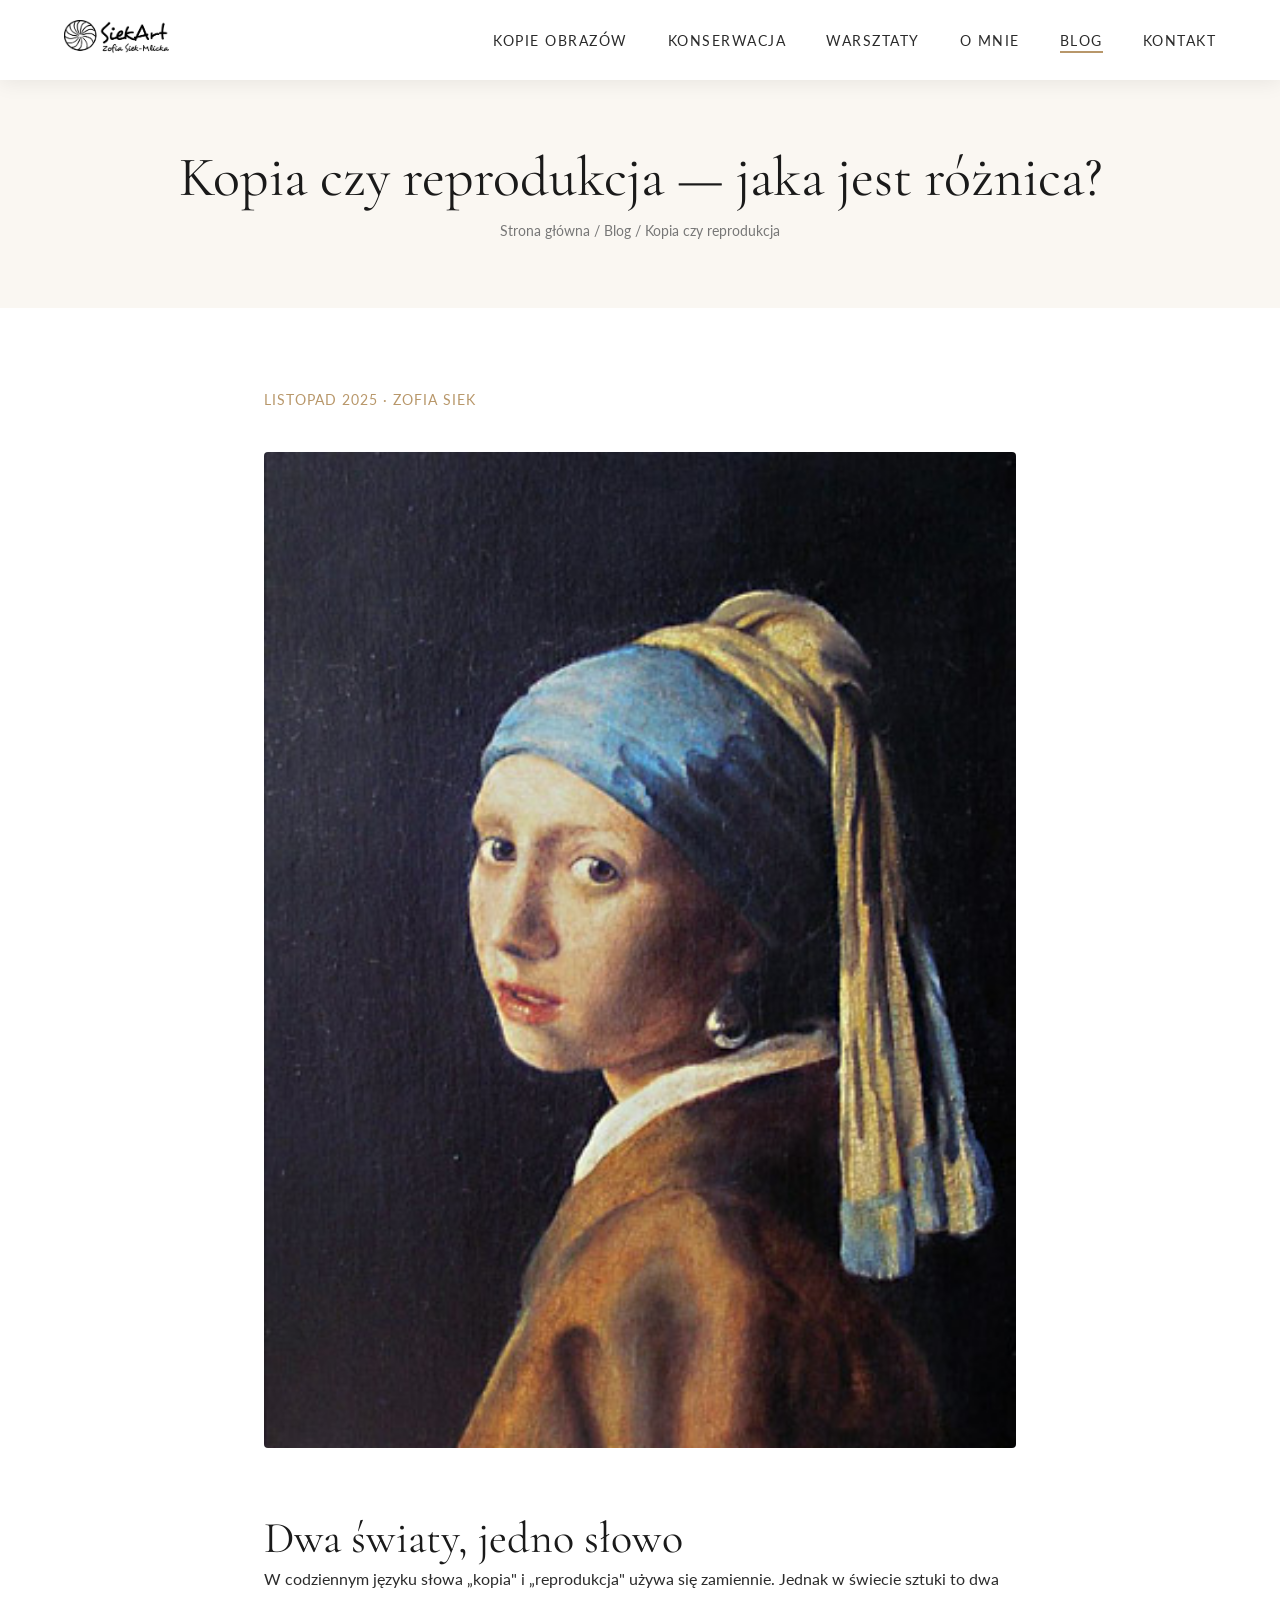
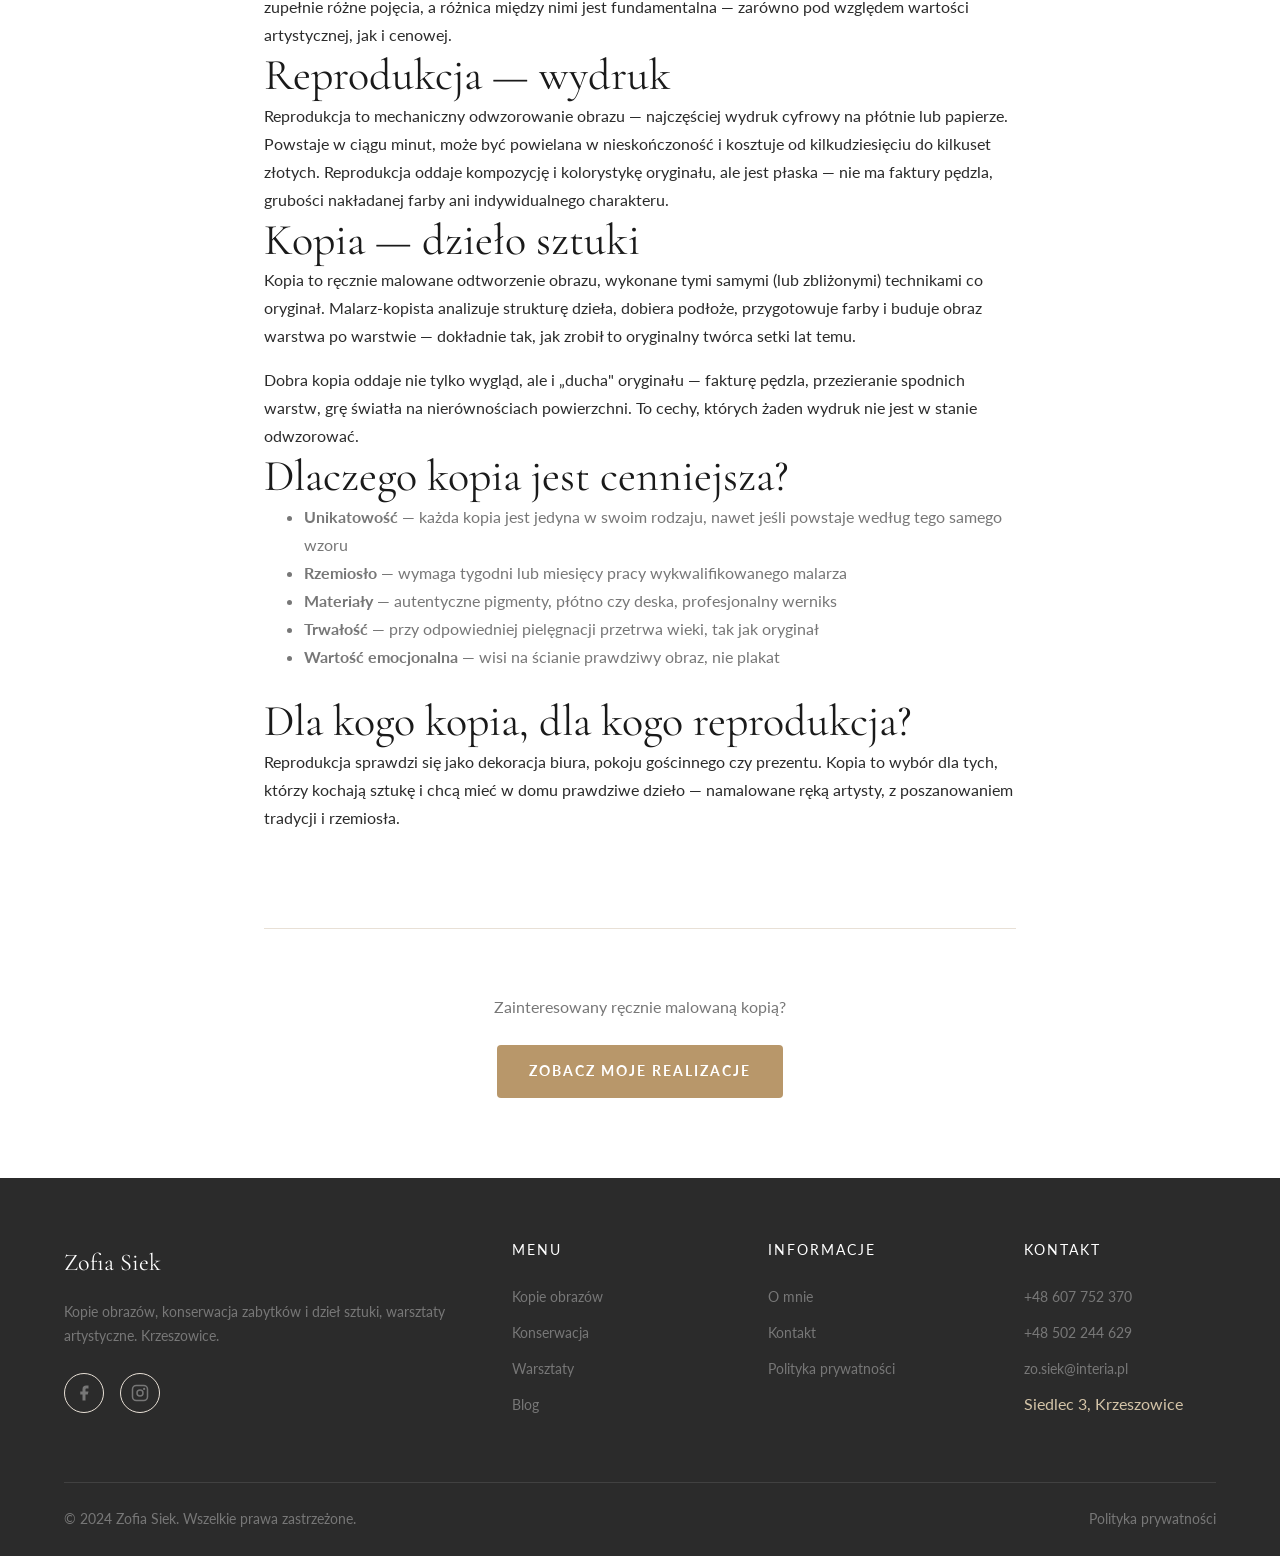
<file: blog/kopia-czy-reprodukcja.html>
<!DOCTYPE html>
<html lang="pl">
<head>
  <meta charset="UTF-8">
  <meta name="viewport" content="width=device-width, initial-scale=1.0">
  <title>Kopia czy reprodukcja — jaka jest różnica? — Zofia Siek</title>
  <meta name="description" content="Wyjaśniam czym różni się ręcznie malowana kopia od drukowanej reprodukcji i dlaczego ta różnica ma znaczenie.">
  <meta name="robots" content="index, follow">
  <link rel="canonical" href="https://zofiasiek.pl/blog/kopia-czy-reprodukcja.html">
  <meta property="og:type" content="article">
  <meta property="og:title" content="Kopia czy reprodukcja — jaka jest różnica?">
  <meta property="og:locale" content="pl_PL">
  <link rel="preconnect" href="https://fonts.googleapis.com">
  <link rel="preconnect" href="https://fonts.gstatic.com" crossorigin>
  <link href="https://fonts.googleapis.com/css2?family=Cormorant+Garamond:ital,wght@0,400;0,500;0,600;1,400&family=Lato:wght@300;400;700&display=swap" rel="stylesheet">
  <link rel="icon" type="image/svg+xml" href="../img/favicon.svg">
  <link rel="stylesheet" href="../css/style.css">
</head>
<body>
  <header class="header header--solid">
    <div class="header__inner">
      <a href="../index.html" class="header__logo"><img src="../img/logo.png" alt="Zofia Siek"></a>
      <nav>
        <button class="nav__toggle" aria-label="Otwórz menu nawigacji"><span></span><span></span><span></span></button>
        <ul class="nav__list">
          <li><a href="../kopie-obrazow.html" class="nav__link">Kopie obrazów</a></li>
          <li><a href="../konserwacja.html" class="nav__link">Konserwacja</a></li>
          <li><a href="../warsztaty.html" class="nav__link">Warsztaty</a></li>
          <li><a href="../o-mnie.html" class="nav__link">O mnie</a></li>
          <li><a href="../blog.html" class="nav__link nav__link--active">Blog</a></li>
          <li><a href="../kontakt.html" class="nav__link">Kontakt</a></li>
                  <li class="nav__footer">
            <div class="nav__footer-contact">
              <a href="tel:+48607752370">+48 607 752 370</a>
              <a href="mailto:zo.siek@interia.pl">zo.siek@interia.pl</a>
            </div>
            <div class="social-links">
              <a href="https://pl-pl.facebook.com/Zofia.siekart" target="_blank" rel="noopener noreferrer" aria-label="Facebook"><svg viewBox="0 0 24 24"><path d="M18 2h-3a5 5 0 00-5 5v3H7v4h3v8h4v-8h3l1-4h-4V7a1 1 0 011-1h3z"/></svg></a>
              <a href="https://www.instagram.com/zofia.siekart/" target="_blank" rel="noopener noreferrer" aria-label="Instagram"><svg viewBox="0 0 24 24"><rect x="2" y="2" width="20" height="20" rx="5" ry="5" fill="none" stroke="currentColor" stroke-width="2"/><circle cx="12" cy="12" r="4" fill="none" stroke="currentColor" stroke-width="2"/><circle cx="17.5" cy="6.5" r="1.5"/></svg></a>
            </div>
          </li>
        </ul>
      </nav>
    </div>
  </header>
  <div class="mobile-nav-overlay"></div>

  <section class="page-header">
    <div class="container">
      <h1 class="page-header__title">Kopia czy reprodukcja — jaka jest różnica?</h1>
      <p class="page-header__breadcrumb"><a href="../index.html">Strona główna</a> / <a href="../blog.html">Blog</a> / Kopia czy reprodukcja</p>
    </div>
  </section>

  <article class="section">
    <div class="container container--narrow">
      <p style="color: var(--color-accent); font-size: var(--fs-sm); text-transform: uppercase; letter-spacing: 1px; margin-bottom: var(--space-lg);">Listopad 2025 &middot; Zofia Siek</p>

      <img src="../img/galeria-vermeer.jpg" alt="Ręcznie malowana kopia — Dziewczyna z perłą" style="width:100%; border-radius: var(--border-radius); margin-bottom: var(--space-xl);">

      <h2>Dwa światy, jedno słowo</h2>
      <p>W codziennym języku słowa „kopia" i „reprodukcja" używa się zamiennie. Jednak w świecie sztuki to dwa zupełnie różne pojęcia, a różnica między nimi jest fundamentalna — zarówno pod względem wartości artystycznej, jak i cenowej.</p>

      <h2>Reprodukcja — wydruk</h2>
      <p>Reprodukcja to mechaniczny odwzorowanie obrazu — najczęściej wydruk cyfrowy na płótnie lub papierze. Powstaje w ciągu minut, może być powielana w nieskończoność i kosztuje od kilkudziesięciu do kilkuset złotych. Reprodukcja oddaje kompozycję i kolorystykę oryginału, ale jest płaska — nie ma faktury pędzla, grubości nakładanej farby ani indywidualnego charakteru.</p>

      <h2>Kopia — dzieło sztuki</h2>
      <p>Kopia to ręcznie malowane odtworzenie obrazu, wykonane tymi samymi (lub zbliżonymi) technikami co oryginał. Malarz-kopista analizuje strukturę dzieła, dobiera podłoże, przygotowuje farby i buduje obraz warstwa po warstwie — dokładnie tak, jak zrobił to oryginalny twórca setki lat temu.</p>
      <p>Dobra kopia oddaje nie tylko wygląd, ale i „ducha" oryginału — fakturę pędzla, przezieranie spodnich warstw, grę światła na nierównościach powierzchni. To cechy, których żaden wydruk nie jest w stanie odwzorować.</p>

      <h2>Dlaczego kopia jest cenniejsza?</h2>
      <ul style="list-style: disc; padding-left: var(--space-lg); margin-bottom: var(--space-md); color: var(--color-muted);">
        <li><strong>Unikatowość</strong> — każda kopia jest jedyna w swoim rodzaju, nawet jeśli powstaje według tego samego wzoru</li>
        <li><strong>Rzemiosło</strong> — wymaga tygodni lub miesięcy pracy wykwalifikowanego malarza</li>
        <li><strong>Materiały</strong> — autentyczne pigmenty, płótno czy deska, profesjonalny werniks</li>
        <li><strong>Trwałość</strong> — przy odpowiedniej pielęgnacji przetrwa wieki, tak jak oryginał</li>
        <li><strong>Wartość emocjonalna</strong> — wisi na ścianie prawdziwy obraz, nie plakat</li>
      </ul>

      <h2>Dla kogo kopia, dla kogo reprodukcja?</h2>
      <p>Reprodukcja sprawdzi się jako dekoracja biura, pokoju gościnnego czy prezentu. Kopia to wybór dla tych, którzy kochają sztukę i chcą mieć w domu prawdziwe dzieło — namalowane ręką artysty, z poszanowaniem tradycji i rzemiosła.</p>

      <div style="margin-top: var(--space-2xl); padding-top: var(--space-xl); border-top: 1px solid var(--color-border); text-align: center;">
        <p style="color: var(--color-muted); margin-bottom: var(--space-md);">Zainteresowany ręcznie malowaną kopią?</p>
        <a href="../kopie-obrazow.html" class="btn btn--primary">Zobacz moje realizacje</a>
      </div>
    </div>
  </article>

  <footer class="footer">
    <div class="container">
      <div class="footer__grid">
        <div>
          <div class="footer__brand">Zofia Siek</div>
          <p class="footer__description">Kopie obrazów, konserwacja zabytków i dzieł sztuki, warsztaty artystyczne. Krzeszowice.</p>
          <div class="social-links">
            <a href="https://pl-pl.facebook.com/Zofia.siekart" target="_blank" rel="noopener noreferrer" aria-label="Facebook"><svg viewBox="0 0 24 24"><path d="M18 2h-3a5 5 0 00-5 5v3H7v4h3v8h4v-8h3l1-4h-4V7a1 1 0 011-1h3z"/></svg></a>
            <a href="https://www.instagram.com/zofia.siekart/" target="_blank" rel="noopener noreferrer" aria-label="Instagram"><svg viewBox="0 0 24 24"><rect x="2" y="2" width="20" height="20" rx="5" ry="5" fill="none" stroke="currentColor" stroke-width="2"/><circle cx="12" cy="12" r="4" fill="none" stroke="currentColor" stroke-width="2"/><circle cx="17.5" cy="6.5" r="1.5"/></svg></a>
          </div>
        </div>
        <div><h4 class="footer__heading">Menu</h4><ul class="footer__links"><li><a href="../kopie-obrazow.html">Kopie obrazów</a></li><li><a href="../konserwacja.html">Konserwacja</a></li><li><a href="../warsztaty.html">Warsztaty</a></li><li><a href="../blog.html">Blog</a></li></ul></div>
        <div><h4 class="footer__heading">Informacje</h4><ul class="footer__links"><li><a href="../o-mnie.html">O mnie</a></li><li><a href="../kontakt.html">Kontakt</a></li><li><a href="../polityka-prywatnosci.html">Polityka prywatności</a></li></ul></div>
        <div><h4 class="footer__heading">Kontakt</h4><ul class="footer__links"><li><a href="tel:+48607752370">+48 607 752 370</a></li><li><a href="tel:+48502244629">+48 502 244 629</a></li><li><a href="mailto:zo.siek@interia.pl">zo.siek@interia.pl</a></li><li>Siedlec 3, Krzeszowice</li></ul></div>
      </div>
      <div class="footer__bottom"><span>&copy; 2024 Zofia Siek. Wszelkie prawa zastrzeżone.</span><a href="../polityka-prywatnosci.html">Polityka prywatności</a></div>
    </div>
  </footer>
  <a href="tel:+48607752370" class="mobile-cta" aria-label="Zadzwoń"><svg viewBox="0 0 24 24"><path d="M22 16.92v3a2 2 0 01-2.18 2 19.79 19.79 0 01-8.63-3.07 19.5 19.5 0 01-6-6 19.79 19.79 0 01-3.07-8.67A2 2 0 014.11 2h3a2 2 0 012 1.72 12.84 12.84 0 00.7 2.81 2 2 0 01-.45 2.11L8.09 9.91a16 16 0 006 6l1.27-1.27a2 2 0 012.11-.45 12.84 12.84 0 002.81.7A2 2 0 0122 16.92z"/></svg></a>
  <button class="scroll-top" aria-label="Wróć na górę"><svg viewBox="0 0 24 24"><polyline points="18 15 12 9 6 15"/></svg></button>
  <script src="../js/main.js"></script>
</body>
</html>
</file>
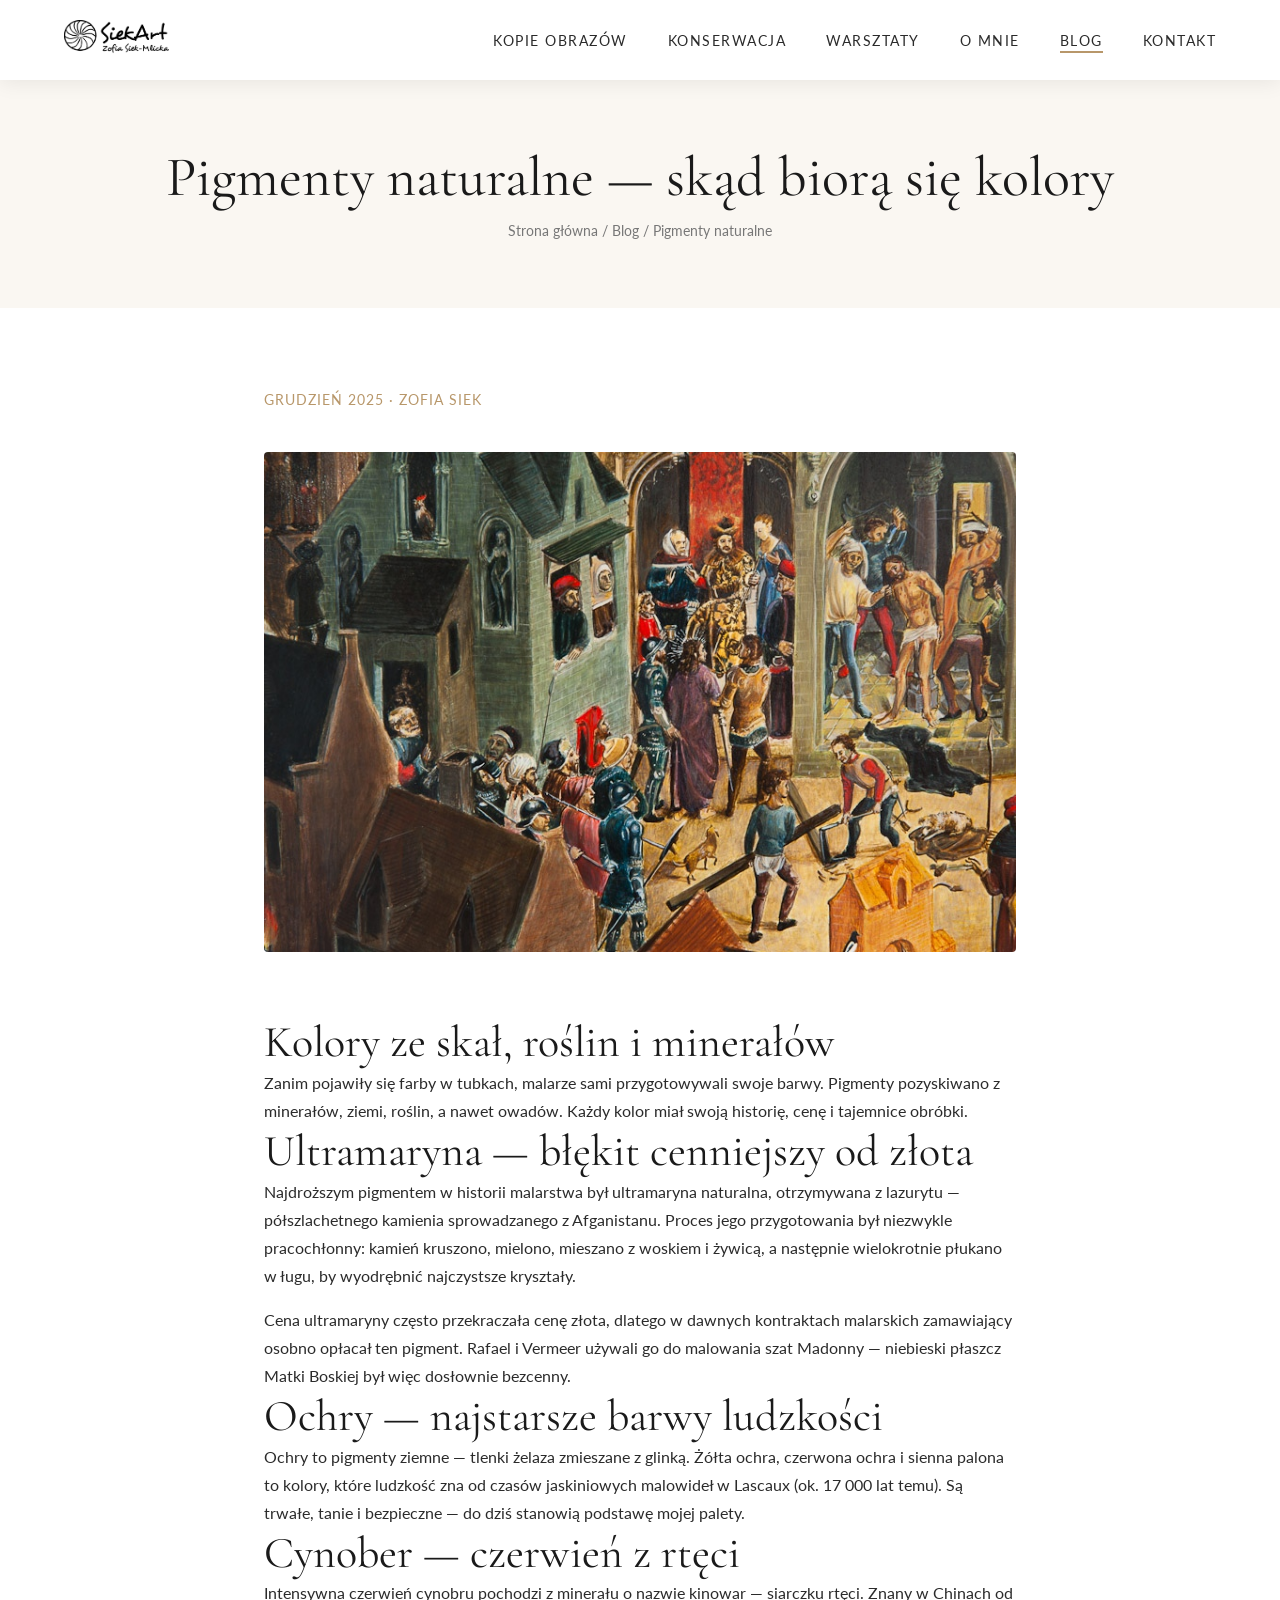
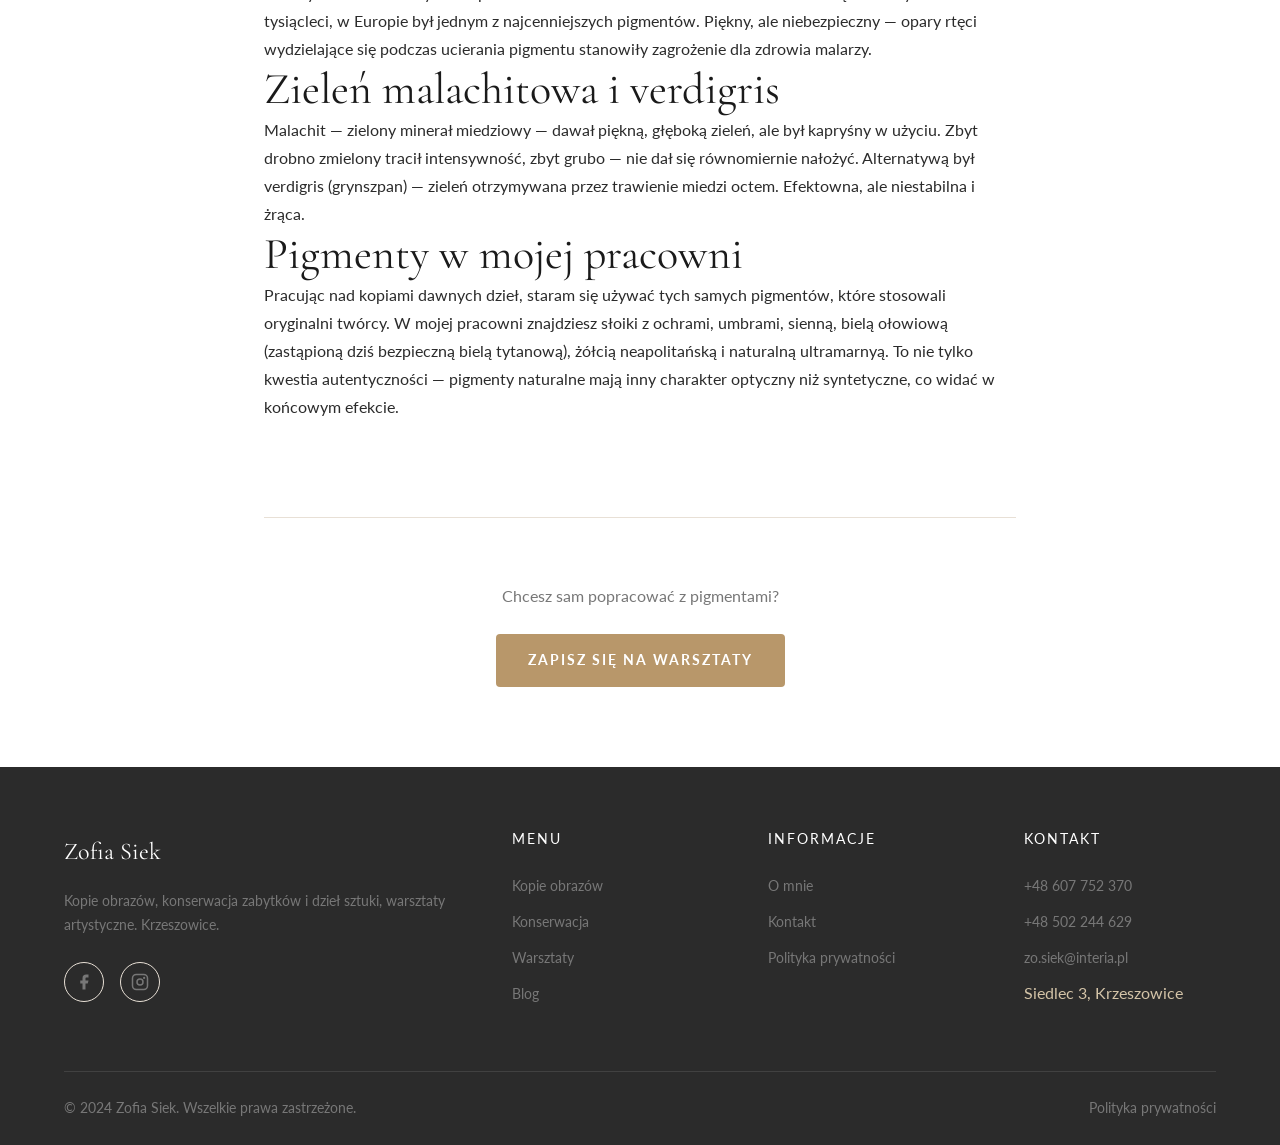
<file: blog/pigmenty-naturalne.html>
<!DOCTYPE html>
<html lang="pl">
<head>
  <meta charset="UTF-8">
  <meta name="viewport" content="width=device-width, initial-scale=1.0">
  <title>Pigmenty naturalne — skąd biorą się kolory — Zofia Siek</title>
  <meta name="description" content="Od lazurytu po ochry — opowiadam o pigmentach naturalnych, które stosowali dawni mistrzowie i których używam w swojej pracy.">
  <meta name="robots" content="index, follow">
  <link rel="canonical" href="https://zofiasiek.pl/blog/pigmenty-naturalne.html">
  <meta property="og:type" content="article">
  <meta property="og:title" content="Pigmenty naturalne — skąd biorą się kolory">
  <meta property="og:locale" content="pl_PL">
  <link rel="preconnect" href="https://fonts.googleapis.com">
  <link rel="preconnect" href="https://fonts.gstatic.com" crossorigin>
  <link href="https://fonts.googleapis.com/css2?family=Cormorant+Garamond:ital,wght@0,400;0,500;0,600;1,400&family=Lato:wght@300;400;700&display=swap" rel="stylesheet">
  <link rel="icon" type="image/svg+xml" href="../img/favicon.svg">
  <link rel="stylesheet" href="../css/style.css">
</head>
<body>
  <header class="header header--solid">
    <div class="header__inner">
      <a href="../index.html" class="header__logo"><img src="../img/logo.png" alt="Zofia Siek"></a>
      <nav>
        <button class="nav__toggle" aria-label="Otwórz menu nawigacji"><span></span><span></span><span></span></button>
        <ul class="nav__list">
          <li><a href="../kopie-obrazow.html" class="nav__link">Kopie obrazów</a></li>
          <li><a href="../konserwacja.html" class="nav__link">Konserwacja</a></li>
          <li><a href="../warsztaty.html" class="nav__link">Warsztaty</a></li>
          <li><a href="../o-mnie.html" class="nav__link">O mnie</a></li>
          <li><a href="../blog.html" class="nav__link nav__link--active">Blog</a></li>
          <li><a href="../kontakt.html" class="nav__link">Kontakt</a></li>
                  <li class="nav__footer">
            <div class="nav__footer-contact">
              <a href="tel:+48607752370">+48 607 752 370</a>
              <a href="mailto:zo.siek@interia.pl">zo.siek@interia.pl</a>
            </div>
            <div class="social-links">
              <a href="https://pl-pl.facebook.com/Zofia.siekart" target="_blank" rel="noopener noreferrer" aria-label="Facebook"><svg viewBox="0 0 24 24"><path d="M18 2h-3a5 5 0 00-5 5v3H7v4h3v8h4v-8h3l1-4h-4V7a1 1 0 011-1h3z"/></svg></a>
              <a href="https://www.instagram.com/zofia.siekart/" target="_blank" rel="noopener noreferrer" aria-label="Instagram"><svg viewBox="0 0 24 24"><rect x="2" y="2" width="20" height="20" rx="5" ry="5" fill="none" stroke="currentColor" stroke-width="2"/><circle cx="12" cy="12" r="4" fill="none" stroke="currentColor" stroke-width="2"/><circle cx="17.5" cy="6.5" r="1.5"/></svg></a>
            </div>
          </li>
        </ul>
      </nav>
    </div>
  </header>
  <div class="mobile-nav-overlay"></div>

  <section class="page-header">
    <div class="container">
      <h1 class="page-header__title">Pigmenty naturalne — skąd biorą się kolory</h1>
      <p class="page-header__breadcrumb"><a href="../index.html">Strona główna</a> / <a href="../blog.html">Blog</a> / Pigmenty naturalne</p>
    </div>
  </section>

  <article class="section">
    <div class="container container--narrow">
      <p style="color: var(--color-accent); font-size: var(--fs-sm); text-transform: uppercase; letter-spacing: 1px; margin-bottom: var(--space-lg);">Grudzień 2025 &middot; Zofia Siek</p>

      <img src="../img/galeria-memling-3.jpg" alt="Detal malowidła — pigmenty naturalne" style="width:100%; border-radius: var(--border-radius); margin-bottom: var(--space-xl);">

      <h2>Kolory ze skał, roślin i minerałów</h2>
      <p>Zanim pojawiły się farby w tubkach, malarze sami przygotowywali swoje barwy. Pigmenty pozyskiwano z minerałów, ziemi, roślin, a nawet owadów. Każdy kolor miał swoją historię, cenę i tajemnice obróbki.</p>

      <h2>Ultramaryna — błękit cenniejszy od złota</h2>
      <p>Najdroższym pigmentem w historii malarstwa był ultramaryna naturalna, otrzymywana z lazurytu — półszlachetnego kamienia sprowadzanego z Afganistanu. Proces jego przygotowania był niezwykle pracochłonny: kamień kruszono, mielono, mieszano z woskiem i żywicą, a następnie wielokrotnie płukano w ługu, by wyodrębnić najczystsze kryształy.</p>
      <p>Cena ultramaryny często przekraczała cenę złota, dlatego w dawnych kontraktach malarskich zamawiający osobno opłacał ten pigment. Rafael i Vermeer używali go do malowania szat Madonny — niebieski płaszcz Matki Boskiej był więc dosłownie bezcenny.</p>

      <h2>Ochry — najstarsze barwy ludzkości</h2>
      <p>Ochry to pigmenty ziemne — tlenki żelaza zmieszane z glinką. Żółta ochra, czerwona ochra i sienna palona to kolory, które ludzkość zna od czasów jaskiniowych malowideł w Lascaux (ok. 17 000 lat temu). Są trwałe, tanie i bezpieczne — do dziś stanowią podstawę mojej palety.</p>

      <h2>Cynober — czerwień z rtęci</h2>
      <p>Intensywna czerwień cynobru pochodzi z minerału o nazwie kinowar — siarczku rtęci. Znany w Chinach od tysiącleci, w Europie był jednym z najcenniejszych pigmentów. Piękny, ale niebezpieczny — opary rtęci wydzielające się podczas ucierania pigmentu stanowiły zagrożenie dla zdrowia malarzy.</p>

      <h2>Zieleń malachitowa i verdigris</h2>
      <p>Malachit — zielony minerał miedziowy — dawał piękną, głęboką zieleń, ale był kapryśny w użyciu. Zbyt drobno zmielony tracił intensywność, zbyt grubo — nie dał się równomiernie nałożyć. Alternatywą był verdigris (grynszpan) — zieleń otrzymywana przez trawienie miedzi octem. Efektowna, ale niestabilna i żrąca.</p>

      <h2>Pigmenty w mojej pracowni</h2>
      <p>Pracując nad kopiami dawnych dzieł, staram się używać tych samych pigmentów, które stosowali oryginalni twórcy. W mojej pracowni znajdziesz słoiki z ochrami, umbrami, sienną, bielą ołowiową (zastąpioną dziś bezpieczną bielą tytanową), żółcią neapolitańską i naturalną ultramarnyą. To nie tylko kwestia autentyczności — pigmenty naturalne mają inny charakter optyczny niż syntetyczne, co widać w końcowym efekcie.</p>

      <div style="margin-top: var(--space-2xl); padding-top: var(--space-xl); border-top: 1px solid var(--color-border); text-align: center;">
        <p style="color: var(--color-muted); margin-bottom: var(--space-md);">Chcesz sam popracować z pigmentami?</p>
        <a href="../warsztaty.html" class="btn btn--primary">Zapisz się na warsztaty</a>
      </div>
    </div>
  </article>

  <footer class="footer">
    <div class="container">
      <div class="footer__grid">
        <div>
          <div class="footer__brand">Zofia Siek</div>
          <p class="footer__description">Kopie obrazów, konserwacja zabytków i dzieł sztuki, warsztaty artystyczne. Krzeszowice.</p>
          <div class="social-links">
            <a href="https://pl-pl.facebook.com/Zofia.siekart" target="_blank" rel="noopener noreferrer" aria-label="Facebook"><svg viewBox="0 0 24 24"><path d="M18 2h-3a5 5 0 00-5 5v3H7v4h3v8h4v-8h3l1-4h-4V7a1 1 0 011-1h3z"/></svg></a>
            <a href="https://www.instagram.com/zofia.siekart/" target="_blank" rel="noopener noreferrer" aria-label="Instagram"><svg viewBox="0 0 24 24"><rect x="2" y="2" width="20" height="20" rx="5" ry="5" fill="none" stroke="currentColor" stroke-width="2"/><circle cx="12" cy="12" r="4" fill="none" stroke="currentColor" stroke-width="2"/><circle cx="17.5" cy="6.5" r="1.5"/></svg></a>
          </div>
        </div>
        <div><h4 class="footer__heading">Menu</h4><ul class="footer__links"><li><a href="../kopie-obrazow.html">Kopie obrazów</a></li><li><a href="../konserwacja.html">Konserwacja</a></li><li><a href="../warsztaty.html">Warsztaty</a></li><li><a href="../blog.html">Blog</a></li></ul></div>
        <div><h4 class="footer__heading">Informacje</h4><ul class="footer__links"><li><a href="../o-mnie.html">O mnie</a></li><li><a href="../kontakt.html">Kontakt</a></li><li><a href="../polityka-prywatnosci.html">Polityka prywatności</a></li></ul></div>
        <div><h4 class="footer__heading">Kontakt</h4><ul class="footer__links"><li><a href="tel:+48607752370">+48 607 752 370</a></li><li><a href="tel:+48502244629">+48 502 244 629</a></li><li><a href="mailto:zo.siek@interia.pl">zo.siek@interia.pl</a></li><li>Siedlec 3, Krzeszowice</li></ul></div>
      </div>
      <div class="footer__bottom"><span>&copy; 2024 Zofia Siek. Wszelkie prawa zastrzeżone.</span><a href="../polityka-prywatnosci.html">Polityka prywatności</a></div>
    </div>
  </footer>
  <a href="tel:+48607752370" class="mobile-cta" aria-label="Zadzwoń"><svg viewBox="0 0 24 24"><path d="M22 16.92v3a2 2 0 01-2.18 2 19.79 19.79 0 01-8.63-3.07 19.5 19.5 0 01-6-6 19.79 19.79 0 01-3.07-8.67A2 2 0 014.11 2h3a2 2 0 012 1.72 12.84 12.84 0 00.7 2.81 2 2 0 01-.45 2.11L8.09 9.91a16 16 0 006 6l1.27-1.27a2 2 0 012.11-.45 12.84 12.84 0 002.81.7A2 2 0 0122 16.92z"/></svg></a>
  <button class="scroll-top" aria-label="Wróć na górę"><svg viewBox="0 0 24 24"><polyline points="18 15 12 9 6 15"/></svg></button>
  <script src="../js/main.js"></script>
</body>
</html>
</file>
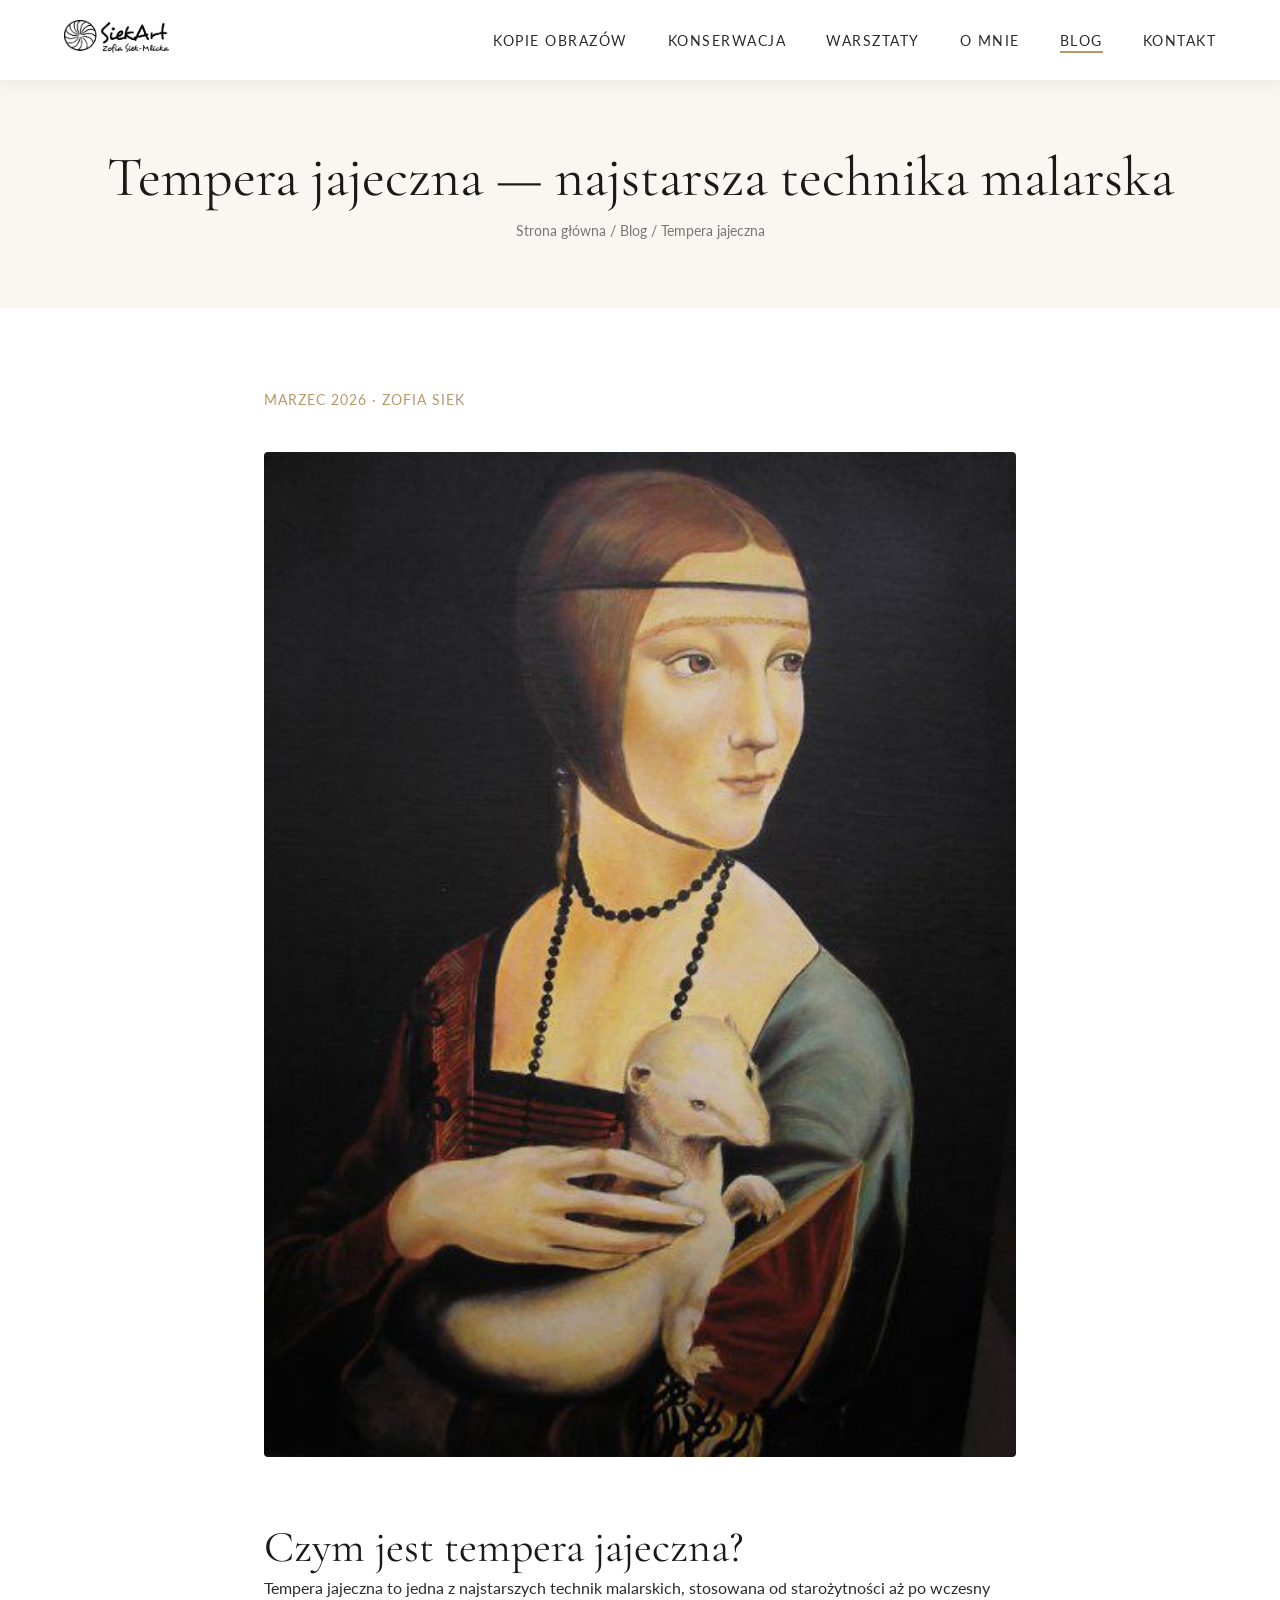
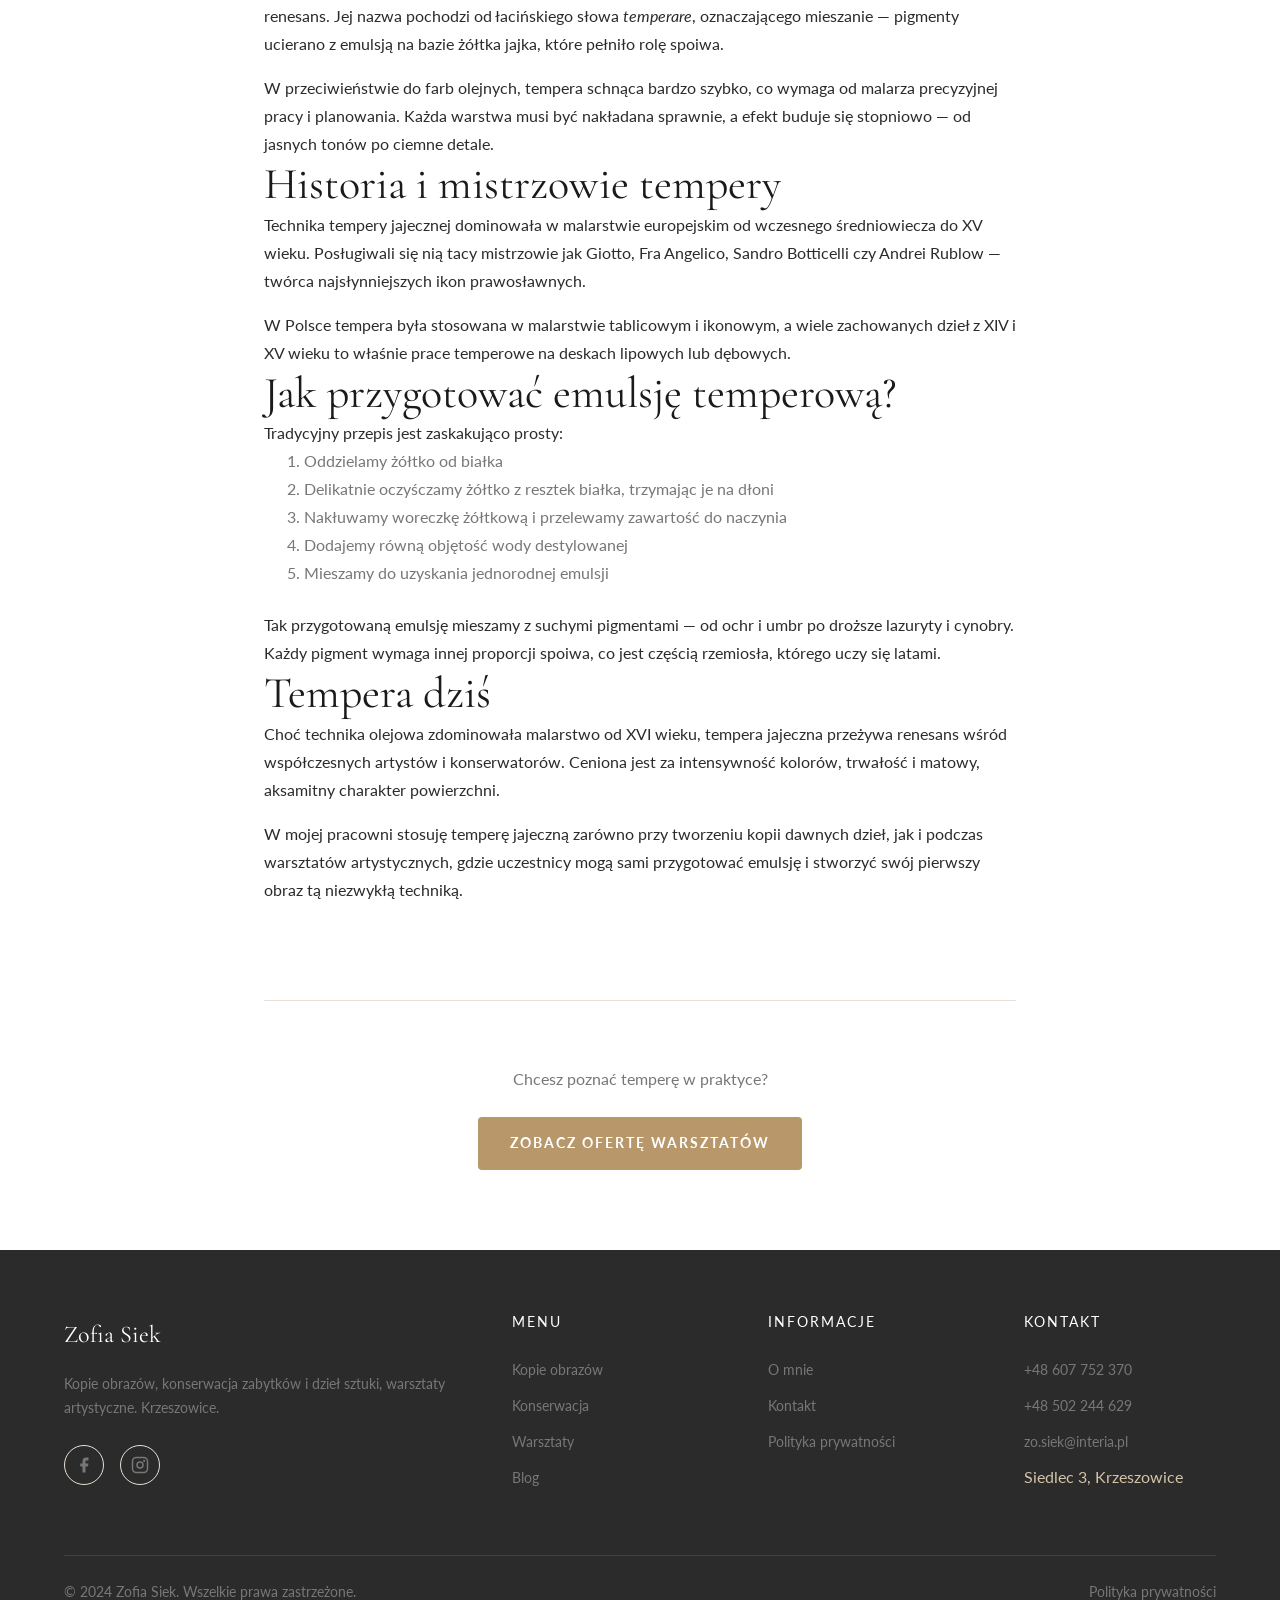
<file: blog/tempera-jajeczna.html>
<!DOCTYPE html>
<html lang="pl">
<head>
  <meta charset="UTF-8">
  <meta name="viewport" content="width=device-width, initial-scale=1.0">
  <title>Tempera jajeczna — najstarsza technika malarska — Zofia Siek</title>
  <meta name="description" content="Czym jest tempera jajeczna i dlaczego przez wieki była podstawową techniką malarską? Poznaj historię i tajniki tej wyjątkowej metody.">
  <meta name="robots" content="index, follow">
  <link rel="canonical" href="https://zofiasiek.pl/blog/tempera-jajeczna.html">
  <meta property="og:type" content="article">
  <meta property="og:title" content="Tempera jajeczna — najstarsza technika malarska">
  <meta property="og:description" content="Czym jest tempera jajeczna i dlaczego przez wieki była podstawową techniką malarską?">
  <meta property="og:url" content="https://zofiasiek.pl/blog/tempera-jajeczna.html">
  <meta property="og:locale" content="pl_PL">
  <link rel="preconnect" href="https://fonts.googleapis.com">
  <link rel="preconnect" href="https://fonts.gstatic.com" crossorigin>
  <link href="https://fonts.googleapis.com/css2?family=Cormorant+Garamond:ital,wght@0,400;0,500;0,600;1,400&family=Lato:wght@300;400;700&display=swap" rel="stylesheet">
  <link rel="icon" type="image/svg+xml" href="../img/favicon.svg">
  <link rel="stylesheet" href="../css/style.css">
  <script type="application/ld+json">
  {
    "@context": "https://schema.org",
    "@type": "Article",
    "headline": "Tempera jajeczna — najstarsza technika malarska",
    "author": { "@type": "Person", "name": "Zofia Siek" },
    "datePublished": "2026-03-01",
    "description": "Czym jest tempera jajeczna i dlaczego przez wieki była podstawową techniką malarską?"
  }
  </script>
</head>
<body>
  <header class="header header--solid">
    <div class="header__inner">
      <a href="../index.html" class="header__logo"><img src="../img/logo.png" alt="Zofia Siek"></a>
      <nav>
        <button class="nav__toggle" aria-label="Otwórz menu nawigacji"><span></span><span></span><span></span></button>
        <ul class="nav__list">
          <li><a href="../kopie-obrazow.html" class="nav__link">Kopie obrazów</a></li>
          <li><a href="../konserwacja.html" class="nav__link">Konserwacja</a></li>
          <li><a href="../warsztaty.html" class="nav__link">Warsztaty</a></li>
          <li><a href="../o-mnie.html" class="nav__link">O mnie</a></li>
          <li><a href="../blog.html" class="nav__link nav__link--active">Blog</a></li>
          <li><a href="../kontakt.html" class="nav__link">Kontakt</a></li>
                  <li class="nav__footer">
            <div class="nav__footer-contact">
              <a href="tel:+48607752370">+48 607 752 370</a>
              <a href="mailto:zo.siek@interia.pl">zo.siek@interia.pl</a>
            </div>
            <div class="social-links">
              <a href="https://pl-pl.facebook.com/Zofia.siekart" target="_blank" rel="noopener noreferrer" aria-label="Facebook"><svg viewBox="0 0 24 24"><path d="M18 2h-3a5 5 0 00-5 5v3H7v4h3v8h4v-8h3l1-4h-4V7a1 1 0 011-1h3z"/></svg></a>
              <a href="https://www.instagram.com/zofia.siekart/" target="_blank" rel="noopener noreferrer" aria-label="Instagram"><svg viewBox="0 0 24 24"><rect x="2" y="2" width="20" height="20" rx="5" ry="5" fill="none" stroke="currentColor" stroke-width="2"/><circle cx="12" cy="12" r="4" fill="none" stroke="currentColor" stroke-width="2"/><circle cx="17.5" cy="6.5" r="1.5"/></svg></a>
            </div>
          </li>
        </ul>
      </nav>
    </div>
  </header>
  <div class="mobile-nav-overlay"></div>

  <section class="page-header">
    <div class="container">
      <h1 class="page-header__title">Tempera jajeczna — najstarsza technika malarska</h1>
      <p class="page-header__breadcrumb"><a href="../index.html">Strona główna</a> / <a href="../blog.html">Blog</a> / Tempera jajeczna</p>
    </div>
  </section>

  <article class="section">
    <div class="container container--narrow">
      <p style="color: var(--color-accent); font-size: var(--fs-sm); text-transform: uppercase; letter-spacing: 1px; margin-bottom: var(--space-lg);">Marzec 2026 &middot; Zofia Siek</p>

      <img src="../img/galeria-kopia-1.jpg" alt="Obraz wykonany techniką tempery jajecznej" style="width:100%; border-radius: var(--border-radius); margin-bottom: var(--space-xl);">

      <h2>Czym jest tempera jajeczna?</h2>
      <p>Tempera jajeczna to jedna z najstarszych technik malarskich, stosowana od starożytności aż po wczesny renesans. Jej nazwa pochodzi od łacińskiego słowa <em>temperare</em>, oznaczającego mieszanie — pigmenty ucierano z emulsją na bazie żółtka jajka, które pełniło rolę spoiwa.</p>
      <p>W przeciwieństwie do farb olejnych, tempera schnąca bardzo szybko, co wymaga od malarza precyzyjnej pracy i planowania. Każda warstwa musi być nakładana sprawnie, a efekt buduje się stopniowo — od jasnych tonów po ciemne detale.</p>

      <h2>Historia i mistrzowie tempery</h2>
      <p>Technika tempery jajecznej dominowała w malarstwie europejskim od wczesnego średniowiecza do XV wieku. Posługiwali się nią tacy mistrzowie jak Giotto, Fra Angelico, Sandro Botticelli czy Andrei Rublow — twórca najsłynniejszych ikon prawosławnych.</p>
      <p>W Polsce tempera była stosowana w malarstwie tablicowym i ikonowym, a wiele zachowanych dzieł z XIV i XV wieku to właśnie prace temperowe na deskach lipowych lub dębowych.</p>

      <h2>Jak przygotować emulsję temperową?</h2>
      <p>Tradycyjny przepis jest zaskakująco prosty:</p>
      <ol style="list-style: decimal; padding-left: var(--space-lg); margin-bottom: var(--space-md); color: var(--color-muted);">
        <li>Oddzielamy żółtko od białka</li>
        <li>Delikatnie oczyśczamy żółtko z resztek białka, trzymając je na dłoni</li>
        <li>Nakłuwamy woreczkę żółtkową i przelewamy zawartość do naczynia</li>
        <li>Dodajemy równą objętość wody destylowanej</li>
        <li>Mieszamy do uzyskania jednorodnej emulsji</li>
      </ol>
      <p>Tak przygotowaną emulsję mieszamy z suchymi pigmentami — od ochr i umbr po droższe lazuryty i cynobry. Każdy pigment wymaga innej proporcji spoiwa, co jest częścią rzemiosła, którego uczy się latami.</p>

      <h2>Tempera dziś</h2>
      <p>Choć technika olejowa zdominowała malarstwo od XVI wieku, tempera jajeczna przeżywa renesans wśród współczesnych artystów i konserwatorów. Ceniona jest za intensywność kolorów, trwałość i matowy, aksamitny charakter powierzchni.</p>
      <p>W mojej pracowni stosuję temperę jajeczną zarówno przy tworzeniu kopii dawnych dzieł, jak i podczas warsztatów artystycznych, gdzie uczestnicy mogą sami przygotować emulsję i stworzyć swój pierwszy obraz tą niezwykłą techniką.</p>

      <div style="margin-top: var(--space-2xl); padding-top: var(--space-xl); border-top: 1px solid var(--color-border); text-align: center;">
        <p style="color: var(--color-muted); margin-bottom: var(--space-md);">Chcesz poznać temperę w praktyce?</p>
        <a href="../warsztaty.html" class="btn btn--primary">Zobacz ofertę warsztatów</a>
      </div>
    </div>
  </article>

  <footer class="footer">
    <div class="container">
      <div class="footer__grid">
        <div>
          <div class="footer__brand">Zofia Siek</div>
          <p class="footer__description">Kopie obrazów, konserwacja zabytków i dzieł sztuki, warsztaty artystyczne. Krzeszowice.</p>
          <div class="social-links">
            <a href="https://pl-pl.facebook.com/Zofia.siekart" target="_blank" rel="noopener noreferrer" aria-label="Facebook"><svg viewBox="0 0 24 24"><path d="M18 2h-3a5 5 0 00-5 5v3H7v4h3v8h4v-8h3l1-4h-4V7a1 1 0 011-1h3z"/></svg></a>
            <a href="https://www.instagram.com/zofia.siekart/" target="_blank" rel="noopener noreferrer" aria-label="Instagram"><svg viewBox="0 0 24 24"><rect x="2" y="2" width="20" height="20" rx="5" ry="5" fill="none" stroke="currentColor" stroke-width="2"/><circle cx="12" cy="12" r="4" fill="none" stroke="currentColor" stroke-width="2"/><circle cx="17.5" cy="6.5" r="1.5"/></svg></a>
          </div>
        </div>
        <div>
          <h4 class="footer__heading">Menu</h4>
          <ul class="footer__links">
            <li><a href="../kopie-obrazow.html">Kopie obrazów</a></li>
            <li><a href="../konserwacja.html">Konserwacja</a></li>
            <li><a href="../warsztaty.html">Warsztaty</a></li>
            <li><a href="../blog.html">Blog</a></li>
          </ul>
        </div>
        <div>
          <h4 class="footer__heading">Informacje</h4>
          <ul class="footer__links">
            <li><a href="../o-mnie.html">O mnie</a></li>
            <li><a href="../kontakt.html">Kontakt</a></li>
            <li><a href="../polityka-prywatnosci.html">Polityka prywatności</a></li>
          </ul>
        </div>
        <div>
          <h4 class="footer__heading">Kontakt</h4>
          <ul class="footer__links">
            <li><a href="tel:+48607752370">+48 607 752 370</a></li>
            <li><a href="tel:+48502244629">+48 502 244 629</a></li>
            <li><a href="mailto:zo.siek@interia.pl">zo.siek@interia.pl</a></li>
            <li>Siedlec 3, Krzeszowice</li>
          </ul>
        </div>
      </div>
      <div class="footer__bottom">
        <span>&copy; 2024 Zofia Siek. Wszelkie prawa zastrzeżone.</span>
        <a href="../polityka-prywatnosci.html">Polityka prywatności</a>
      </div>
    </div>
  </footer>

  <a href="tel:+48607752370" class="mobile-cta" aria-label="Zadzwoń"><svg viewBox="0 0 24 24"><path d="M22 16.92v3a2 2 0 01-2.18 2 19.79 19.79 0 01-8.63-3.07 19.5 19.5 0 01-6-6 19.79 19.79 0 01-3.07-8.67A2 2 0 014.11 2h3a2 2 0 012 1.72 12.84 12.84 0 00.7 2.81 2 2 0 01-.45 2.11L8.09 9.91a16 16 0 006 6l1.27-1.27a2 2 0 012.11-.45 12.84 12.84 0 002.81.7A2 2 0 0122 16.92z"/></svg></a>
  <button class="scroll-top" aria-label="Wróć na górę"><svg viewBox="0 0 24 24"><polyline points="18 15 12 9 6 15"/></svg></button>
  <script src="../js/main.js"></script>
</body>
</html>
</file>
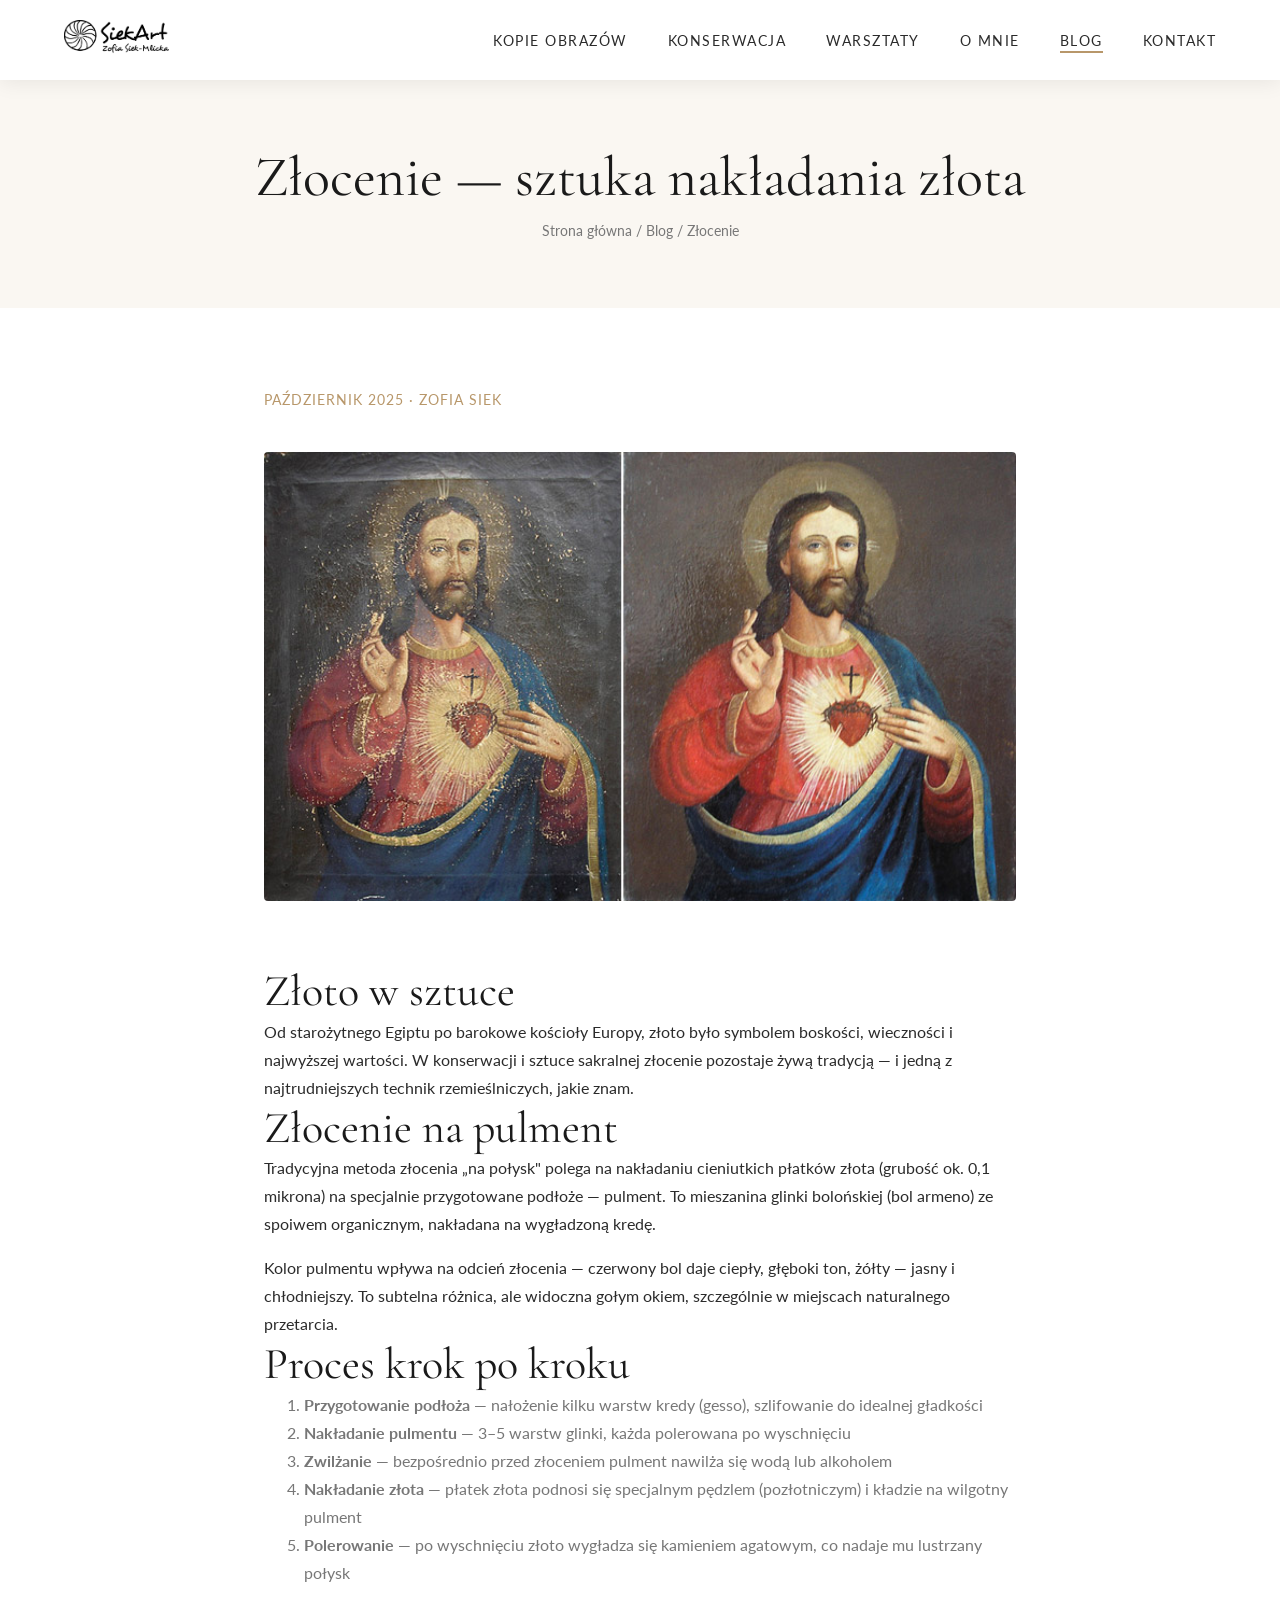
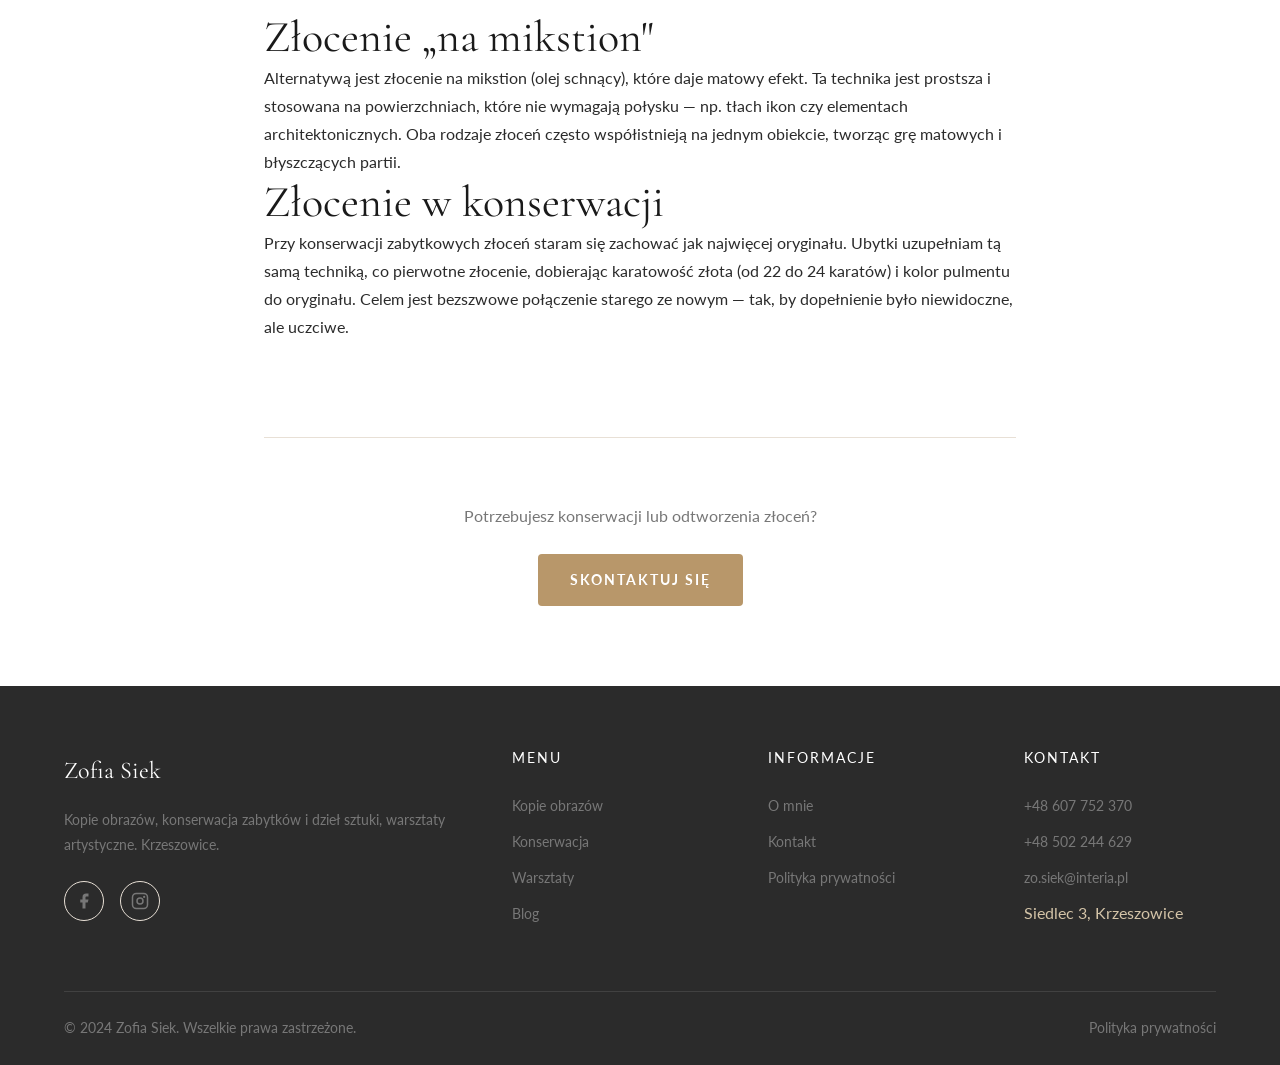
<file: blog/zlocenie.html>
<!DOCTYPE html>
<html lang="pl">
<head>
  <meta charset="UTF-8">
  <meta name="viewport" content="width=device-width, initial-scale=1.0">
  <title>Złocenie — sztuka nakładania złota — Zofia Siek</title>
  <meta name="description" content="Tradycyjna technika złocenia kładzionym złotem na pulment. Jak powstaje lustrzany połysk na ramach i ołtarzach.">
  <meta name="robots" content="index, follow">
  <link rel="canonical" href="https://zofiasiek.pl/blog/zlocenie.html">
  <meta property="og:type" content="article">
  <meta property="og:title" content="Złocenie — sztuka nakładania złota">
  <meta property="og:locale" content="pl_PL">
  <link rel="preconnect" href="https://fonts.googleapis.com">
  <link rel="preconnect" href="https://fonts.gstatic.com" crossorigin>
  <link href="https://fonts.googleapis.com/css2?family=Cormorant+Garamond:ital,wght@0,400;0,500;0,600;1,400&family=Lato:wght@300;400;700&display=swap" rel="stylesheet">
  <link rel="icon" type="image/svg+xml" href="../img/favicon.svg">
  <link rel="stylesheet" href="../css/style.css">
</head>
<body>
  <header class="header header--solid">
    <div class="header__inner">
      <a href="../index.html" class="header__logo"><img src="../img/logo.png" alt="Zofia Siek"></a>
      <nav>
        <button class="nav__toggle" aria-label="Otwórz menu nawigacji"><span></span><span></span><span></span></button>
        <ul class="nav__list">
          <li><a href="../kopie-obrazow.html" class="nav__link">Kopie obrazów</a></li>
          <li><a href="../konserwacja.html" class="nav__link">Konserwacja</a></li>
          <li><a href="../warsztaty.html" class="nav__link">Warsztaty</a></li>
          <li><a href="../o-mnie.html" class="nav__link">O mnie</a></li>
          <li><a href="../blog.html" class="nav__link nav__link--active">Blog</a></li>
          <li><a href="../kontakt.html" class="nav__link">Kontakt</a></li>
                  <li class="nav__footer">
            <div class="nav__footer-contact">
              <a href="tel:+48607752370">+48 607 752 370</a>
              <a href="mailto:zo.siek@interia.pl">zo.siek@interia.pl</a>
            </div>
            <div class="social-links">
              <a href="https://pl-pl.facebook.com/Zofia.siekart" target="_blank" rel="noopener noreferrer" aria-label="Facebook"><svg viewBox="0 0 24 24"><path d="M18 2h-3a5 5 0 00-5 5v3H7v4h3v8h4v-8h3l1-4h-4V7a1 1 0 011-1h3z"/></svg></a>
              <a href="https://www.instagram.com/zofia.siekart/" target="_blank" rel="noopener noreferrer" aria-label="Instagram"><svg viewBox="0 0 24 24"><rect x="2" y="2" width="20" height="20" rx="5" ry="5" fill="none" stroke="currentColor" stroke-width="2"/><circle cx="12" cy="12" r="4" fill="none" stroke="currentColor" stroke-width="2"/><circle cx="17.5" cy="6.5" r="1.5"/></svg></a>
            </div>
          </li>
        </ul>
      </nav>
    </div>
  </header>
  <div class="mobile-nav-overlay"></div>

  <section class="page-header">
    <div class="container">
      <h1 class="page-header__title">Złocenie — sztuka nakładania złota</h1>
      <p class="page-header__breadcrumb"><a href="../index.html">Strona główna</a> / <a href="../blog.html">Blog</a> / Złocenie</p>
    </div>
  </section>

  <article class="section">
    <div class="container container--narrow">
      <p style="color: var(--color-accent); font-size: var(--fs-sm); text-transform: uppercase; letter-spacing: 1px; margin-bottom: var(--space-lg);">Październik 2025 &middot; Zofia Siek</p>

      <img src="../img/realizacje-chrystus.jpg" alt="Złocenie — detal prac konserwatorskich" style="width:100%; border-radius: var(--border-radius); margin-bottom: var(--space-xl);">

      <h2>Złoto w sztuce</h2>
      <p>Od starożytnego Egiptu po barokowe kościoły Europy, złoto było symbolem boskości, wieczności i najwyższej wartości. W konserwacji i sztuce sakralnej złocenie pozostaje żywą tradycją — i jedną z najtrudniejszych technik rzemieślniczych, jakie znam.</p>

      <h2>Złocenie na pulment</h2>
      <p>Tradycyjna metoda złocenia „na połysk" polega na nakładaniu cieniutkich płatków złota (grubość ok. 0,1 mikrona) na specjalnie przygotowane podłoże — pulment. To mieszanina glinki bolońskiej (bol armeno) ze spoiwem organicznym, nakładana na wygładzoną kredę.</p>
      <p>Kolor pulmentu wpływa na odcień złocenia — czerwony bol daje ciepły, głęboki ton, żółty — jasny i chłodniejszy. To subtelna różnica, ale widoczna gołym okiem, szczególnie w miejscach naturalnego przetarcia.</p>

      <h2>Proces krok po kroku</h2>
      <ol style="list-style: decimal; padding-left: var(--space-lg); margin-bottom: var(--space-md); color: var(--color-muted);">
        <li><strong>Przygotowanie podłoża</strong> — nałożenie kilku warstw kredy (gesso), szlifowanie do idealnej gładkości</li>
        <li><strong>Nakładanie pulmentu</strong> — 3–5 warstw glinki, każda polerowana po wyschnięciu</li>
        <li><strong>Zwilżanie</strong> — bezpośrednio przed złoceniem pulment nawilża się wodą lub alkoholem</li>
        <li><strong>Nakładanie złota</strong> — płatek złota podnosi się specjalnym pędzlem (pozłotniczym) i kładzie na wilgotny pulment</li>
        <li><strong>Polerowanie</strong> — po wyschnięciu złoto wygładza się kamieniem agatowym, co nadaje mu lustrzany połysk</li>
      </ol>

      <h2>Złocenie „na mikstion"</h2>
      <p>Alternatywą jest złocenie na mikstion (olej schnący), które daje matowy efekt. Ta technika jest prostsza i stosowana na powierzchniach, które nie wymagają połysku — np. tłach ikon czy elementach architektonicznych. Oba rodzaje złoceń często współistnieją na jednym obiekcie, tworząc grę matowych i błyszczących partii.</p>

      <h2>Złocenie w konserwacji</h2>
      <p>Przy konserwacji zabytkowych złoceń staram się zachować jak najwięcej oryginału. Ubytki uzupełniam tą samą techniką, co pierwotne złocenie, dobierając karatowość złota (od 22 do 24 karatów) i kolor pulmentu do oryginału. Celem jest bezszwowe połączenie starego ze nowym — tak, by dopełnienie było niewidoczne, ale uczciwe.</p>

      <div style="margin-top: var(--space-2xl); padding-top: var(--space-xl); border-top: 1px solid var(--color-border); text-align: center;">
        <p style="color: var(--color-muted); margin-bottom: var(--space-md);">Potrzebujesz konserwacji lub odtworzenia złoceń?</p>
        <a href="../kontakt.html" class="btn btn--primary">Skontaktuj się</a>
      </div>
    </div>
  </article>

  <footer class="footer">
    <div class="container">
      <div class="footer__grid">
        <div>
          <div class="footer__brand">Zofia Siek</div>
          <p class="footer__description">Kopie obrazów, konserwacja zabytków i dzieł sztuki, warsztaty artystyczne. Krzeszowice.</p>
          <div class="social-links">
            <a href="https://pl-pl.facebook.com/Zofia.siekart" target="_blank" rel="noopener noreferrer" aria-label="Facebook"><svg viewBox="0 0 24 24"><path d="M18 2h-3a5 5 0 00-5 5v3H7v4h3v8h4v-8h3l1-4h-4V7a1 1 0 011-1h3z"/></svg></a>
            <a href="https://www.instagram.com/zofia.siekart/" target="_blank" rel="noopener noreferrer" aria-label="Instagram"><svg viewBox="0 0 24 24"><rect x="2" y="2" width="20" height="20" rx="5" ry="5" fill="none" stroke="currentColor" stroke-width="2"/><circle cx="12" cy="12" r="4" fill="none" stroke="currentColor" stroke-width="2"/><circle cx="17.5" cy="6.5" r="1.5"/></svg></a>
          </div>
        </div>
        <div><h4 class="footer__heading">Menu</h4><ul class="footer__links"><li><a href="../kopie-obrazow.html">Kopie obrazów</a></li><li><a href="../konserwacja.html">Konserwacja</a></li><li><a href="../warsztaty.html">Warsztaty</a></li><li><a href="../blog.html">Blog</a></li></ul></div>
        <div><h4 class="footer__heading">Informacje</h4><ul class="footer__links"><li><a href="../o-mnie.html">O mnie</a></li><li><a href="../kontakt.html">Kontakt</a></li><li><a href="../polityka-prywatnosci.html">Polityka prywatności</a></li></ul></div>
        <div><h4 class="footer__heading">Kontakt</h4><ul class="footer__links"><li><a href="tel:+48607752370">+48 607 752 370</a></li><li><a href="tel:+48502244629">+48 502 244 629</a></li><li><a href="mailto:zo.siek@interia.pl">zo.siek@interia.pl</a></li><li>Siedlec 3, Krzeszowice</li></ul></div>
      </div>
      <div class="footer__bottom"><span>&copy; 2024 Zofia Siek. Wszelkie prawa zastrzeżone.</span><a href="../polityka-prywatnosci.html">Polityka prywatności</a></div>
    </div>
  </footer>
  <a href="tel:+48607752370" class="mobile-cta" aria-label="Zadzwoń"><svg viewBox="0 0 24 24"><path d="M22 16.92v3a2 2 0 01-2.18 2 19.79 19.79 0 01-8.63-3.07 19.5 19.5 0 01-6-6 19.79 19.79 0 01-3.07-8.67A2 2 0 014.11 2h3a2 2 0 012 1.72 12.84 12.84 0 00.7 2.81 2 2 0 01-.45 2.11L8.09 9.91a16 16 0 006 6l1.27-1.27a2 2 0 012.11-.45 12.84 12.84 0 002.81.7A2 2 0 0122 16.92z"/></svg></a>
  <button class="scroll-top" aria-label="Wróć na górę"><svg viewBox="0 0 24 24"><polyline points="18 15 12 9 6 15"/></svg></button>
  <script src="../js/main.js"></script>
</body>
</html>
</file>
<file: css/style.css>
/* ============================================================
   Zofia Siek — Kopie obrazów, konserwacja, warsztaty
   Design system & styles
   ============================================================ */

/* ----- 1. Custom Properties ----- */
:root {
  /* Colors */
  --color-bg: #ffffff;
  --color-bg-warm: #faf7f2;
  --color-bg-dark: #2b2b2b;
  --color-text: #2b2b2b;
  --color-heading: #1a1a1a;
  --color-muted: #777777;
  --color-accent: #b8976a;
  --color-accent-dark: #8b7355;
  --color-accent-light: #d4c4a8;
  --color-border: #e8e0d6;
  --color-footer-text: #d4c4a8;
  --color-white: #ffffff;
  --color-overlay: rgba(20, 18, 15, 0.55);
  --color-success: #4a7c59;
  --color-error: #c0392b;

  /* Typography */
  --font-heading: 'Cormorant Garamond', 'Georgia', serif;
  --font-body: 'Lato', 'Segoe UI', sans-serif;
  --fs-base: 1rem;
  --fs-sm: 0.875rem;
  --fs-lg: 1.125rem;
  --fs-xl: 1.5rem;
  --fs-2xl: 2rem;
  --fs-3xl: 2.75rem;
  --fs-4xl: 3.5rem;
  --lh-body: 1.75;
  --lh-heading: 1.2;

  /* Spacing */
  --space-xs: 0.5rem;
  --space-sm: 1rem;
  --space-md: 1.5rem;
  --space-lg: 2.5rem;
  --space-xl: 4rem;
  --space-2xl: 6rem;
  --space-section: 5rem;

  /* Layout */
  --container-max: 1200px;
  --container-narrow: 800px;
  --header-height: 80px;
  --border-radius: 4px;

  /* Transitions */
  --transition: 0.3s ease;
  --transition-slow: 0.6s ease;
}

/* ----- 2. Reset & Base ----- */
*,
*::before,
*::after {
  margin: 0;
  padding: 0;
  box-sizing: border-box;
}

html {
  scroll-behavior: smooth;
  -webkit-text-size-adjust: 100%;
}

body {
  font-family: var(--font-body);
  font-size: var(--fs-base);
  line-height: var(--lh-body);
  color: var(--color-text);
  background-color: var(--color-bg);
  -webkit-font-smoothing: antialiased;
  -moz-osx-font-smoothing: grayscale;
}

img {
  max-width: 100%;
  height: auto;
  display: block;
}

a {
  color: var(--color-accent-dark);
  text-decoration: none;
  transition: color var(--transition);
}

a:hover {
  color: var(--color-accent);
}

ul, ol {
  list-style: none;
}

button {
  font-family: inherit;
  cursor: pointer;
  border: none;
  background: none;
}

/* ----- 3. Typography ----- */
h1, h2, h3, h4, h5, h6 {
  font-family: var(--font-heading);
  color: var(--color-heading);
  line-height: var(--lh-heading);
  font-weight: 400;
}

h1 { font-size: var(--fs-4xl); }
h2 { font-size: var(--fs-3xl); }
h3 { font-size: var(--fs-2xl); }
h4 { font-size: var(--fs-xl); }

p + p { margin-top: var(--space-sm); }

.section-subtitle {
  font-family: var(--font-body);
  font-size: var(--fs-sm);
  text-transform: uppercase;
  letter-spacing: 3px;
  color: var(--color-accent);
  margin-bottom: var(--space-xs);
}

.section-title {
  margin-bottom: var(--space-md);
}

.section-description {
  color: var(--color-muted);
  max-width: 600px;
  margin: 0 auto var(--space-xl);
}

/* ----- 4. Layout ----- */
.container {
  width: 100%;
  max-width: var(--container-max);
  margin: 0 auto;
  padding: 0 var(--space-md);
}

.container--narrow {
  max-width: var(--container-narrow);
}

.section {
  padding: var(--space-section) 0;
}

.section--warm {
  background-color: var(--color-bg-warm);
}

.section--dark {
  background-color: var(--color-bg-dark);
  color: var(--color-footer-text);
}

.section--dark h2,
.section--dark h3 {
  color: var(--color-white);
}

.text-center {
  text-align: center;
}

.grid {
  display: grid;
  gap: var(--space-lg);
}

.grid--2 { grid-template-columns: repeat(2, 1fr); }
.grid--3 { grid-template-columns: repeat(3, 1fr); }
.grid--4 { grid-template-columns: repeat(4, 1fr); }

/* ----- 5. Buttons ----- */
.btn {
  display: inline-block;
  padding: 0.875rem 2rem;
  font-family: var(--font-body);
  font-size: var(--fs-sm);
  font-weight: 700;
  text-transform: uppercase;
  letter-spacing: 2px;
  border-radius: var(--border-radius);
  transition: all var(--transition);
  text-align: center;
}

.btn--primary {
  background-color: var(--color-accent);
  color: var(--color-white);
}

.btn--primary:hover {
  background-color: var(--color-accent-dark);
  color: var(--color-white);
}

.btn--outline {
  border: 2px solid var(--color-accent);
  color: var(--color-accent);
  background: transparent;
}

.btn--outline:hover {
  background-color: var(--color-accent);
  color: var(--color-white);
}

.btn--white {
  border: 2px solid var(--color-white);
  color: var(--color-white);
  background: transparent;
}

.btn--white:hover {
  background-color: var(--color-white);
  color: var(--color-heading);
}

.btn--small {
  padding: 0.625rem 1.25rem;
  font-size: 0.75rem;
}

/* ----- 6. Header & Navigation ----- */
.header {
  position: fixed;
  top: 0;
  left: 0;
  width: 100%;
  height: var(--header-height);
  z-index: 1000;
  transition: all var(--transition);
}

.header--transparent {
  background: transparent;
}

.header--solid {
  background: var(--color-white);
  box-shadow: 0 2px 20px rgba(0, 0, 0, 0.08);
}

.header__inner {
  display: flex;
  align-items: center;
  justify-content: space-between;
  height: 100%;
  max-width: var(--container-max);
  margin: 0 auto;
  padding: 0 var(--space-md);
}

.header__logo {
  font-family: var(--font-heading);
  font-size: var(--fs-xl);
  font-weight: 600;
  color: var(--color-heading);
  transition: color var(--transition);
  display: flex;
  align-items: center;
}

.header__logo img {
  height: 40px;
  width: auto;
}

.header--transparent .header__logo {
  color: var(--color-white);
}

.header--solid .header__logo {
  color: var(--color-heading);
}

.nav__list {
  display: flex;
  align-items: center;
  gap: var(--space-lg);
}

.nav__link {
  font-size: var(--fs-sm);
  font-weight: 400;
  text-transform: uppercase;
  letter-spacing: 1.5px;
  position: relative;
  padding: 0.25rem 0;
}

.nav__link::after {
  content: '';
  position: absolute;
  bottom: 0;
  left: 0;
  width: 0;
  height: 2px;
  background-color: var(--color-accent);
  transition: width var(--transition);
}

.nav__link:hover::after,
.nav__link--active::after {
  width: 100%;
}

.header--transparent .header__logo img {
  filter: brightness(0) invert(1);
}

.header--transparent .nav__link {
  color: var(--color-white);
}

.header--solid .nav__link {
  color: var(--color-text);
}

/* Nav footer - hidden on desktop, visible in mobile menu */
.nav__footer {
  display: none;
}

/* Hamburger */
.nav__toggle {
  display: none;
  flex-direction: column;
  gap: 5px;
  width: 28px;
  padding: 0;
  z-index: 1001;
}

.nav__toggle span {
  display: block;
  width: 100%;
  height: 2px;
  background-color: var(--color-heading);
  transition: all var(--transition);
}

.header--transparent .nav__toggle span {
  background-color: var(--color-white);
}

.nav__toggle.active span:nth-child(1) {
  transform: rotate(45deg) translate(5px, 5px);
}

.nav__toggle.active span:nth-child(2) {
  opacity: 0;
}

.nav__toggle.active span:nth-child(3) {
  transform: rotate(-45deg) translate(5px, -5px);
}

/* ----- 7. Hero ----- */
.hero {
  position: relative;
  min-height: 100vh;
  display: flex;
  align-items: center;
  justify-content: center;
  text-align: center;
  color: var(--color-white);
  overflow: hidden;
}

.hero__bg {
  position: absolute;
  inset: 0;
  background-size: cover;
  background-position: center;
  background-color: #3a3228;
}

.hero__bg::after {
  content: '';
  position: absolute;
  inset: 0;
  background: var(--color-overlay);
}

.hero__content {
  position: relative;
  z-index: 1;
  max-width: 700px;
  padding: 0 var(--space-md);
}

.hero__subtitle {
  font-family: var(--font-body);
  font-size: var(--fs-base);
  font-weight: 700;
  text-transform: uppercase;
  letter-spacing: 5px;
  margin-bottom: var(--space-sm);
  color: var(--color-white);
  text-shadow: 0 2px 12px rgba(0, 0, 0, 0.6);
}

.hero__title {
  font-size: var(--fs-4xl);
  color: var(--color-white);
  margin-bottom: var(--space-md);
  font-weight: 400;
}

.hero__description {
  font-size: var(--fs-lg);
  line-height: 1.8;
  margin-bottom: var(--space-xl);
  opacity: 0.9;
}

.hero__actions {
  display: flex;
  gap: var(--space-sm);
  justify-content: center;
  flex-wrap: wrap;
}

/* Page header (subpages) */
.page-header {
  padding: calc(var(--header-height) + var(--space-xl)) 0 var(--space-xl);
  background-color: var(--color-bg-warm);
  text-align: center;
}

.page-header__title {
  margin-bottom: var(--space-xs);
}

.page-header__breadcrumb {
  font-size: var(--fs-sm);
  color: var(--color-muted);
}

.page-header__breadcrumb a {
  color: var(--color-muted);
}

.page-header__breadcrumb a:hover {
  color: var(--color-accent);
}

/* ----- 8. Service Cards ----- */
.service-card {
  text-align: center;
  padding: var(--space-xl) var(--space-lg);
  background: var(--color-white);
  border: 1px solid var(--color-border);
  border-radius: var(--border-radius);
  transition: all var(--transition);
}

.service-card:hover {
  transform: translateY(-4px);
  box-shadow: 0 12px 40px rgba(0, 0, 0, 0.08);
}

.service-card__icon {
  width: 64px;
  height: 64px;
  margin: 0 auto var(--space-md);
  display: flex;
  align-items: center;
  justify-content: center;
  color: var(--color-accent);
}

.service-card__icon svg {
  width: 48px;
  height: 48px;
  stroke: currentColor;
  stroke-width: 1.5;
  fill: none;
}

.service-card__title {
  font-size: var(--fs-xl);
  margin-bottom: var(--space-sm);
}

.service-card__text {
  color: var(--color-muted);
  margin-bottom: var(--space-md);
}

/* ----- 9. Gallery ----- */
.gallery-grid {
  display: grid;
  grid-template-columns: repeat(3, 1fr);
  gap: var(--space-sm);
}

.gallery-grid--2 {
  grid-template-columns: repeat(2, 1fr);
}

.gallery-item {
  position: relative;
  aspect-ratio: 4 / 5;
  overflow: hidden;
  border-radius: var(--border-radius);
  cursor: pointer;
}

.gallery-item img {
  width: 100%;
  height: 100%;
  object-fit: cover;
  transition: transform var(--transition-slow);
}

.gallery-item:hover img {
  transform: scale(1.05);
}

.gallery-item__overlay {
  position: absolute;
  inset: 0;
  background: linear-gradient(to top, rgba(0,0,0,0.7) 0%, transparent 60%);
  display: flex;
  flex-direction: column;
  justify-content: flex-end;
  padding: var(--space-md);
  opacity: 0;
  transition: opacity var(--transition);
}

.gallery-item:hover .gallery-item__overlay {
  opacity: 1;
}

.gallery-item__title {
  font-family: var(--font-heading);
  font-size: var(--fs-lg);
  color: var(--color-white);
  font-weight: 400;
}

.gallery-item__meta {
  font-size: var(--fs-sm);
  color: var(--color-accent-light);
}

/* Image placeholder */
.img-placeholder {
  width: 100%;
  height: 100%;
  background: linear-gradient(135deg, #d4c4a8 0%, #e8e0d6 50%, #c4b393 100%);
  display: flex;
  align-items: center;
  justify-content: center;
  color: var(--color-accent-dark);
  font-size: var(--fs-sm);
  text-transform: uppercase;
  letter-spacing: 2px;
}

/* ----- 10. About Teaser ----- */
.about-teaser {
  display: grid;
  grid-template-columns: 1fr 1fr;
  gap: var(--space-xl);
  align-items: center;
}

.about-teaser__image {
  aspect-ratio: 3 / 4;
  overflow: hidden;
  border-radius: var(--border-radius);
}

.about-teaser__image img {
  width: 100%;
  height: 100%;
  object-fit: cover;
}

.about-teaser__subtitle {
  font-family: var(--font-body);
  font-size: var(--fs-sm);
  text-transform: uppercase;
  letter-spacing: 3px;
  color: var(--color-accent);
  margin-bottom: var(--space-xs);
}

.about-teaser__title {
  margin-bottom: var(--space-md);
}

.about-teaser__text {
  color: var(--color-muted);
  margin-bottom: var(--space-lg);
}

/* ----- 11. Testimonials ----- */
.testimonial-card {
  padding: var(--space-xl);
  background: var(--color-white);
  border: 1px solid var(--color-border);
  border-radius: var(--border-radius);
  text-align: center;
}

.testimonial-card__quote {
  font-family: var(--font-heading);
  font-size: var(--fs-xl);
  font-style: italic;
  color: var(--color-heading);
  margin-bottom: var(--space-md);
  position: relative;
}

.testimonial-card__quote::before {
  content: '\201E';
  font-size: 3rem;
  color: var(--color-accent-light);
  display: block;
  line-height: 1;
  margin-bottom: var(--space-xs);
}

.testimonial-card__author {
  font-size: var(--fs-sm);
  color: var(--color-muted);
  text-transform: uppercase;
  letter-spacing: 1px;
}

/* ----- 12. FAQ ----- */
.faq-item {
  border-bottom: 1px solid var(--color-border);
}

.faq-item:first-child {
  border-top: 1px solid var(--color-border);
}

.faq-item__question {
  display: flex;
  align-items: center;
  justify-content: space-between;
  width: 100%;
  padding: var(--space-md) 0;
  font-family: var(--font-heading);
  font-size: var(--fs-xl);
  color: var(--color-heading);
  text-align: left;
  cursor: pointer;
}

.faq-item__icon {
  width: 20px;
  height: 20px;
  flex-shrink: 0;
  margin-left: var(--space-sm);
  transition: transform var(--transition);
  color: var(--color-accent);
}

.faq-item.active .faq-item__icon {
  transform: rotate(45deg);
}

.faq-item__answer {
  max-height: 0;
  overflow: hidden;
  transition: max-height var(--transition), padding var(--transition);
}

.faq-item.active .faq-item__answer {
  max-height: 500px;
  padding-bottom: var(--space-md);
}

.faq-item__answer p {
  color: var(--color-muted);
}

/* ----- 13. Blog Cards ----- */
.blog-card {
  background: var(--color-white);
  border: 1px solid var(--color-border);
  border-radius: var(--border-radius);
  overflow: hidden;
  transition: all var(--transition);
}

.blog-card:hover {
  transform: translateY(-4px);
  box-shadow: 0 12px 40px rgba(0, 0, 0, 0.08);
}

.blog-card__image {
  aspect-ratio: 16 / 10;
  overflow: hidden;
}

.blog-card__image img {
  width: 100%;
  height: 100%;
  object-fit: cover;
  transition: transform var(--transition-slow);
}

.blog-card:hover .blog-card__image img {
  transform: scale(1.05);
}

.blog-card__body {
  padding: var(--space-md);
}

.blog-card__date {
  font-size: var(--fs-sm);
  color: var(--color-accent);
  text-transform: uppercase;
  letter-spacing: 1px;
  margin-bottom: var(--space-xs);
}

.blog-card__title {
  font-size: var(--fs-xl);
  margin-bottom: var(--space-xs);
}

.blog-card__title a {
  color: var(--color-heading);
}

.blog-card__title a:hover {
  color: var(--color-accent);
}

.blog-card__excerpt {
  color: var(--color-muted);
  font-size: var(--fs-sm);
  margin-bottom: var(--space-sm);
}

.blog-card__link {
  font-size: var(--fs-sm);
  font-weight: 700;
  text-transform: uppercase;
  letter-spacing: 1px;
}

/* ----- 14. Contact ----- */
.contact-grid {
  display: grid;
  grid-template-columns: 1fr 1fr;
  gap: var(--space-xl);
}

.contact-info__item {
  display: flex;
  gap: var(--space-sm);
  margin-bottom: var(--space-lg);
}

.contact-info__icon {
  width: 24px;
  height: 24px;
  flex-shrink: 0;
  color: var(--color-accent);
  margin-top: 3px;
}

.contact-info__icon svg {
  width: 100%;
  height: 100%;
  stroke: currentColor;
  stroke-width: 1.5;
  fill: none;
}

.contact-info__label {
  font-size: var(--fs-sm);
  text-transform: uppercase;
  letter-spacing: 1px;
  color: var(--color-muted);
  margin-bottom: 2px;
}

.contact-info__value {
  color: var(--color-heading);
}

.contact-info__value a {
  color: var(--color-heading);
}

.contact-info__value a:hover {
  color: var(--color-accent);
}

.form__group {
  margin-bottom: var(--space-md);
}

.form__label {
  display: block;
  font-size: var(--fs-sm);
  text-transform: uppercase;
  letter-spacing: 1px;
  color: var(--color-muted);
  margin-bottom: var(--space-xs);
}

.form__input,
.form__textarea {
  width: 100%;
  padding: 0.875rem var(--space-sm);
  font-family: var(--font-body);
  font-size: var(--fs-base);
  color: var(--color-text);
  background: var(--color-bg);
  border: 1px solid var(--color-border);
  border-radius: var(--border-radius);
  transition: border-color var(--transition);
}

.form__input:focus,
.form__textarea:focus {
  outline: none;
  border-color: var(--color-accent);
}

.form__textarea {
  resize: vertical;
  min-height: 150px;
}

.form__consent {
  display: flex;
  gap: var(--space-xs);
  align-items: flex-start;
  font-size: var(--fs-sm);
  color: var(--color-muted);
}

.form__consent input[type="checkbox"] {
  margin-top: 4px;
  accent-color: var(--color-accent);
}

/* Social links */
.social-links {
  display: flex;
  gap: var(--space-sm);
}

.social-links a {
  display: flex;
  align-items: center;
  justify-content: center;
  width: 40px;
  height: 40px;
  border: 1px solid var(--color-border);
  border-radius: 50%;
  color: var(--color-muted);
  transition: all var(--transition);
}

.social-links a:hover {
  background-color: var(--color-accent);
  border-color: var(--color-accent);
  color: var(--color-white);
}

.social-links a svg {
  width: 18px;
  height: 18px;
  fill: currentColor;
}

/* ----- 15. CTA Section ----- */
.cta {
  text-align: center;
  padding: var(--space-2xl) 0;
}

.cta__title {
  color: var(--color-white);
  margin-bottom: var(--space-sm);
}

.cta__text {
  color: var(--color-accent-light);
  margin-bottom: var(--space-lg);
  max-width: 500px;
  margin-left: auto;
  margin-right: auto;
}

/* ----- 16. Footer ----- */
.footer {
  background-color: var(--color-bg-dark);
  color: var(--color-footer-text);
  padding: var(--space-xl) 0 var(--space-md);
}

.footer__grid {
  display: grid;
  grid-template-columns: 2fr 1fr 1fr 1fr;
  gap: var(--space-xl);
  margin-bottom: var(--space-xl);
}

.footer__brand {
  font-family: var(--font-heading);
  font-size: var(--fs-xl);
  color: var(--color-white);
  margin-bottom: var(--space-sm);
}

.footer__description {
  font-size: var(--fs-sm);
  color: var(--color-muted);
  margin-bottom: var(--space-md);
}

.footer__heading {
  font-family: var(--font-body);
  font-size: var(--fs-sm);
  text-transform: uppercase;
  letter-spacing: 2px;
  color: var(--color-white);
  margin-bottom: var(--space-md);
}

.footer__links li + li {
  margin-top: var(--space-xs);
}

.footer__links a {
  font-size: var(--fs-sm);
  color: var(--color-muted);
}

.footer__links a:hover {
  color: var(--color-accent);
}

.footer__bottom {
  border-top: 1px solid rgba(255, 255, 255, 0.1);
  padding-top: var(--space-md);
  display: flex;
  justify-content: space-between;
  align-items: center;
  font-size: var(--fs-sm);
  color: var(--color-muted);
}

.footer__bottom a {
  color: var(--color-muted);
}

.footer__bottom a:hover {
  color: var(--color-accent);
}

/* ----- 17. Cookie Consent ----- */
.cookie-banner {
  position: fixed;
  bottom: 0;
  left: 0;
  width: 100%;
  background: var(--color-bg-dark);
  color: var(--color-footer-text);
  padding: var(--space-md) 0;
  z-index: 9999;
  transform: translateY(100%);
  transition: transform var(--transition);
}

.cookie-banner.visible {
  transform: translateY(0);
}

.cookie-banner__inner {
  display: flex;
  align-items: center;
  justify-content: space-between;
  gap: var(--space-md);
  max-width: var(--container-max);
  margin: 0 auto;
  padding: 0 var(--space-md);
}

.cookie-banner__text {
  font-size: var(--fs-sm);
}

.cookie-banner__text a {
  color: var(--color-accent-light);
  text-decoration: underline;
}

.cookie-banner__actions {
  display: flex;
  gap: var(--space-xs);
  flex-shrink: 0;
}

/* ----- 18. Mobile Phone Button ----- */
.mobile-cta {
  display: none;
  position: fixed;
  bottom: var(--space-md);
  right: var(--space-md);
  width: 56px;
  height: 56px;
  background-color: var(--color-accent);
  color: var(--color-white);
  border-radius: 50%;
  align-items: center;
  justify-content: center;
  box-shadow: 0 4px 20px rgba(0, 0, 0, 0.2);
  z-index: 998;
  transition: all var(--transition);
}

.mobile-cta:hover {
  background-color: var(--color-accent-dark);
  color: var(--color-white);
  transform: scale(1.1);
}

.mobile-cta svg {
  width: 24px;
  height: 24px;
  fill: currentColor;
}

/* ----- 19. Scroll to Top ----- */
.scroll-top {
  position: fixed;
  bottom: var(--space-md);
  right: var(--space-md);
  width: 44px;
  height: 44px;
  background-color: var(--color-accent);
  color: var(--color-white);
  border-radius: 50%;
  display: flex;
  align-items: center;
  justify-content: center;
  opacity: 0;
  visibility: hidden;
  transition: all var(--transition);
  z-index: 997;
}

.scroll-top.visible {
  opacity: 1;
  visibility: visible;
}

.scroll-top:hover {
  background-color: var(--color-accent-dark);
  color: var(--color-white);
  transform: translateY(-3px);
}

.scroll-top svg {
  width: 20px;
  height: 20px;
  stroke: currentColor;
  stroke-width: 2;
  fill: none;
}

/* ----- 20. Animations ----- */
.reveal {
  opacity: 0;
  transform: translateY(30px);
  transition: opacity var(--transition-slow), transform var(--transition-slow);
}

.reveal.visible {
  opacity: 1;
  transform: translateY(0);
}

/* ----- 21. About Page ----- */
.about-content {
  display: grid;
  grid-template-columns: 1fr 1fr;
  gap: var(--space-xl);
  align-items: start;
}

.about-image {
  aspect-ratio: 3 / 4;
  overflow: hidden;
  border-radius: var(--border-radius);
  position: sticky;
  top: calc(var(--header-height) + var(--space-md));
}

.about-image img {
  width: 100%;
  height: 100%;
  object-fit: cover;
}

.about-text h3 {
  margin-top: var(--space-lg);
  margin-bottom: var(--space-sm);
}

.about-text h3:first-child {
  margin-top: 0;
}

.about-text p {
  color: var(--color-muted);
}

.about-stats {
  display: grid;
  grid-template-columns: repeat(3, 1fr);
  gap: var(--space-md);
  margin-top: var(--space-xl);
  padding-top: var(--space-xl);
  border-top: 1px solid var(--color-border);
}

.about-stat {
  text-align: center;
}

.about-stat__number {
  font-family: var(--font-heading);
  font-size: var(--fs-3xl);
  color: var(--color-accent);
}

.about-stat__label {
  font-size: var(--fs-sm);
  color: var(--color-muted);
  text-transform: uppercase;
  letter-spacing: 1px;
}

/* ----- 22. Workshop Cards ----- */
.workshop-card {
  display: grid;
  grid-template-columns: 1fr 1fr;
  gap: var(--space-xl);
  align-items: center;
  padding: var(--space-xl) 0;
  border-bottom: 1px solid var(--color-border);
}

.workshop-card:nth-child(even) {
  direction: rtl;
}

.workshop-card:nth-child(even) > * {
  direction: ltr;
}

.workshop-card__image {
  aspect-ratio: 4 / 3;
  overflow: hidden;
  border-radius: var(--border-radius);
}

.workshop-card__image img {
  width: 100%;
  height: 100%;
  object-fit: cover;
}

.workshop-card__title {
  margin-bottom: var(--space-sm);
}

.workshop-card__text {
  color: var(--color-muted);
  margin-bottom: var(--space-md);
}

.workshop-card__details {
  font-size: var(--fs-sm);
  color: var(--color-muted);
  margin-bottom: var(--space-md);
}

.workshop-card__details dt {
  font-weight: 700;
  color: var(--color-heading);
  display: inline;
}

.workshop-card__details dt::after {
  content: ': ';
}

.workshop-card__details dd {
  display: inline;
  margin-bottom: var(--space-xs);
}

.workshop-card__details dd::after {
  content: '';
  display: block;
}

/* ----- 23. Map ----- */
.map-container {
  width: 100%;
  height: 400px;
  border-radius: var(--border-radius);
  overflow: hidden;
  border: 1px solid var(--color-border);
  margin-top: var(--space-xl);
}

.map-container iframe {
  width: 100%;
  height: 100%;
  border: 0;
}

/* ----- 24. Media Queries ----- */
@media (max-width: 1024px) {
  :root {
    --fs-4xl: 2.75rem;
    --fs-3xl: 2.25rem;
  }

  .grid--4 {
    grid-template-columns: repeat(2, 1fr);
  }

  .footer__grid {
    grid-template-columns: 1fr 1fr;
  }
}

@media (max-width: 768px) {
  :root {
    --fs-4xl: 2.25rem;
    --fs-3xl: 1.875rem;
    --fs-2xl: 1.5rem;
    --space-section: 3.5rem;
  }

  /* Mobile nav */
  .nav__toggle {
    display: flex;
  }

  .nav__toggle.active span {
    background-color: var(--color-heading);
  }

  .nav__list {
    position: fixed;
    top: 0;
    right: 0;
    width: 320px;
    max-width: 85vw;
    height: 100vh;
    background: var(--color-bg-warm);
    flex-direction: column;
    align-items: stretch;
    justify-content: flex-start;
    padding: calc(var(--header-height) + var(--space-lg)) var(--space-lg) var(--space-lg);
    gap: 0;
    transform: translateX(100%);
    transition: transform var(--transition);
    box-shadow: -10px 0 40px rgba(0, 0, 0, 0.15);
    overflow-y: auto;
  }

  .nav__list.open {
    transform: translateX(0);
  }

  .nav__list.open .nav__link {
    color: var(--color-text);
  }

  .nav__list li {
    border-bottom: 1px solid var(--color-border);
  }

  .nav__list .nav__link {
    display: block;
    padding: var(--space-sm) 0;
    font-size: var(--fs-base);
    letter-spacing: 1px;
  }

  .nav__list .nav__link::after {
    display: none;
  }

  .nav__list .nav__link:hover,
  .nav__list .nav__link--active {
    color: var(--color-accent);
  }

  .nav__list .nav__link--active {
    font-weight: 700;
  }

  /* Mobile nav footer */
  .nav__footer {
    display: block;
    margin-top: auto;
    padding-top: var(--space-lg);
  }

  .nav__footer-contact {
    font-size: var(--fs-sm);
    color: var(--color-muted);
    margin-bottom: var(--space-sm);
  }

  .nav__footer-contact a {
    display: block;
    color: var(--color-text);
    padding: 4px 0;
  }

  .nav__footer-contact a:hover {
    color: var(--color-accent);
  }

  .nav__footer .social-links {
    margin-top: var(--space-sm);
  }

  .mobile-nav-overlay {
    display: none;
    position: fixed;
    inset: 0;
    background: rgba(0, 0, 0, 0.4);
    z-index: 999;
  }

  .mobile-nav-overlay.visible {
    display: block;
  }

  /* Grids */
  .grid--2,
  .grid--3 {
    grid-template-columns: 1fr;
  }

  .gallery-grid {
    grid-template-columns: repeat(2, 1fr);
  }

  .about-teaser,
  .contact-grid,
  .about-content {
    grid-template-columns: 1fr;
  }

  .workshop-card {
    grid-template-columns: 1fr;
  }

  .workshop-card:nth-child(even) {
    direction: ltr;
  }

  /* Footer */
  .footer__grid {
    grid-template-columns: 1fr;
  }

  .footer__bottom {
    flex-direction: column;
    gap: var(--space-xs);
    text-align: center;
  }

  /* Cookie banner */
  .cookie-banner__inner {
    flex-direction: column;
    text-align: center;
  }

  /* Mobile CTA */
  .mobile-cta {
    display: flex;
  }

  .scroll-top {
    bottom: calc(var(--space-md) + 64px);
  }

  /* About image */
  .about-image {
    position: static;
    max-height: 400px;
  }
}

@media (max-width: 480px) {
  .gallery-grid {
    grid-template-columns: 1fr;
  }

  .about-stats {
    grid-template-columns: 1fr;
    gap: var(--space-sm);
  }

  .hero__actions {
    flex-direction: column;
    align-items: center;
  }
}
</file>
